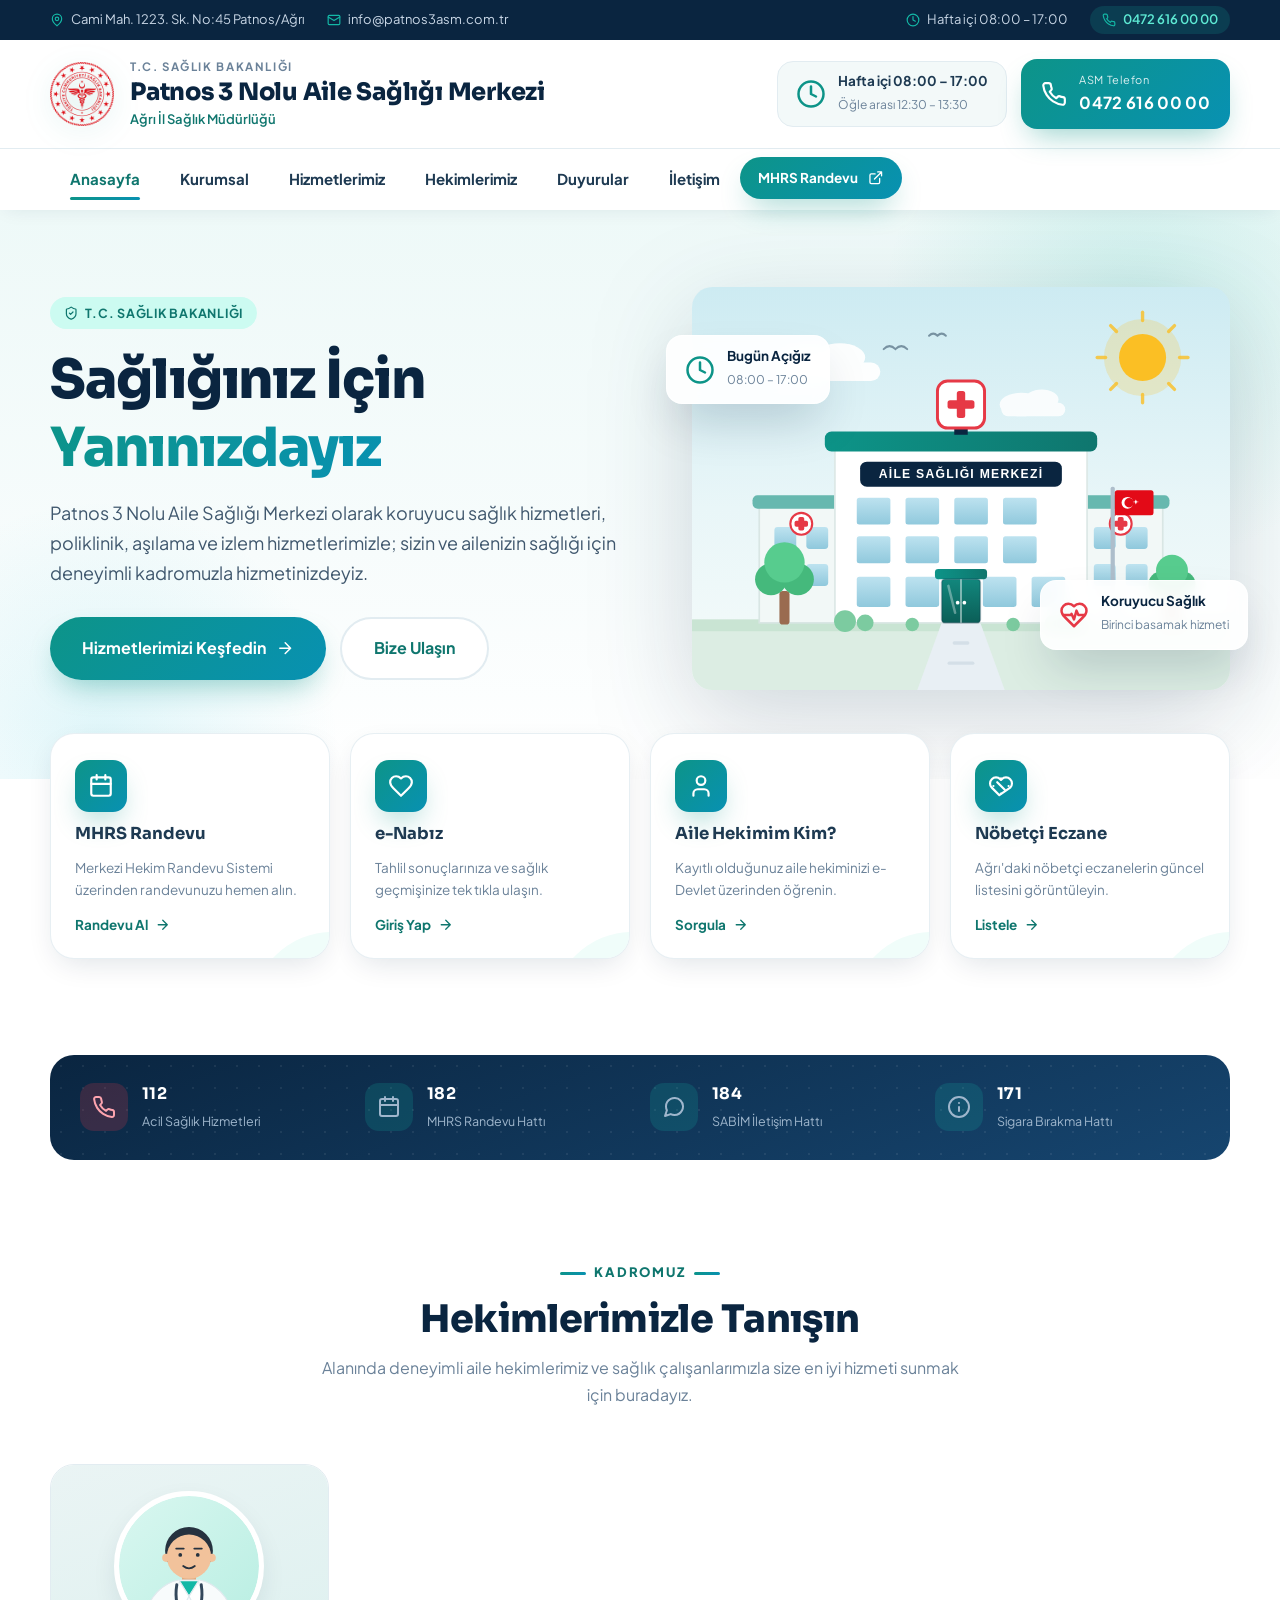
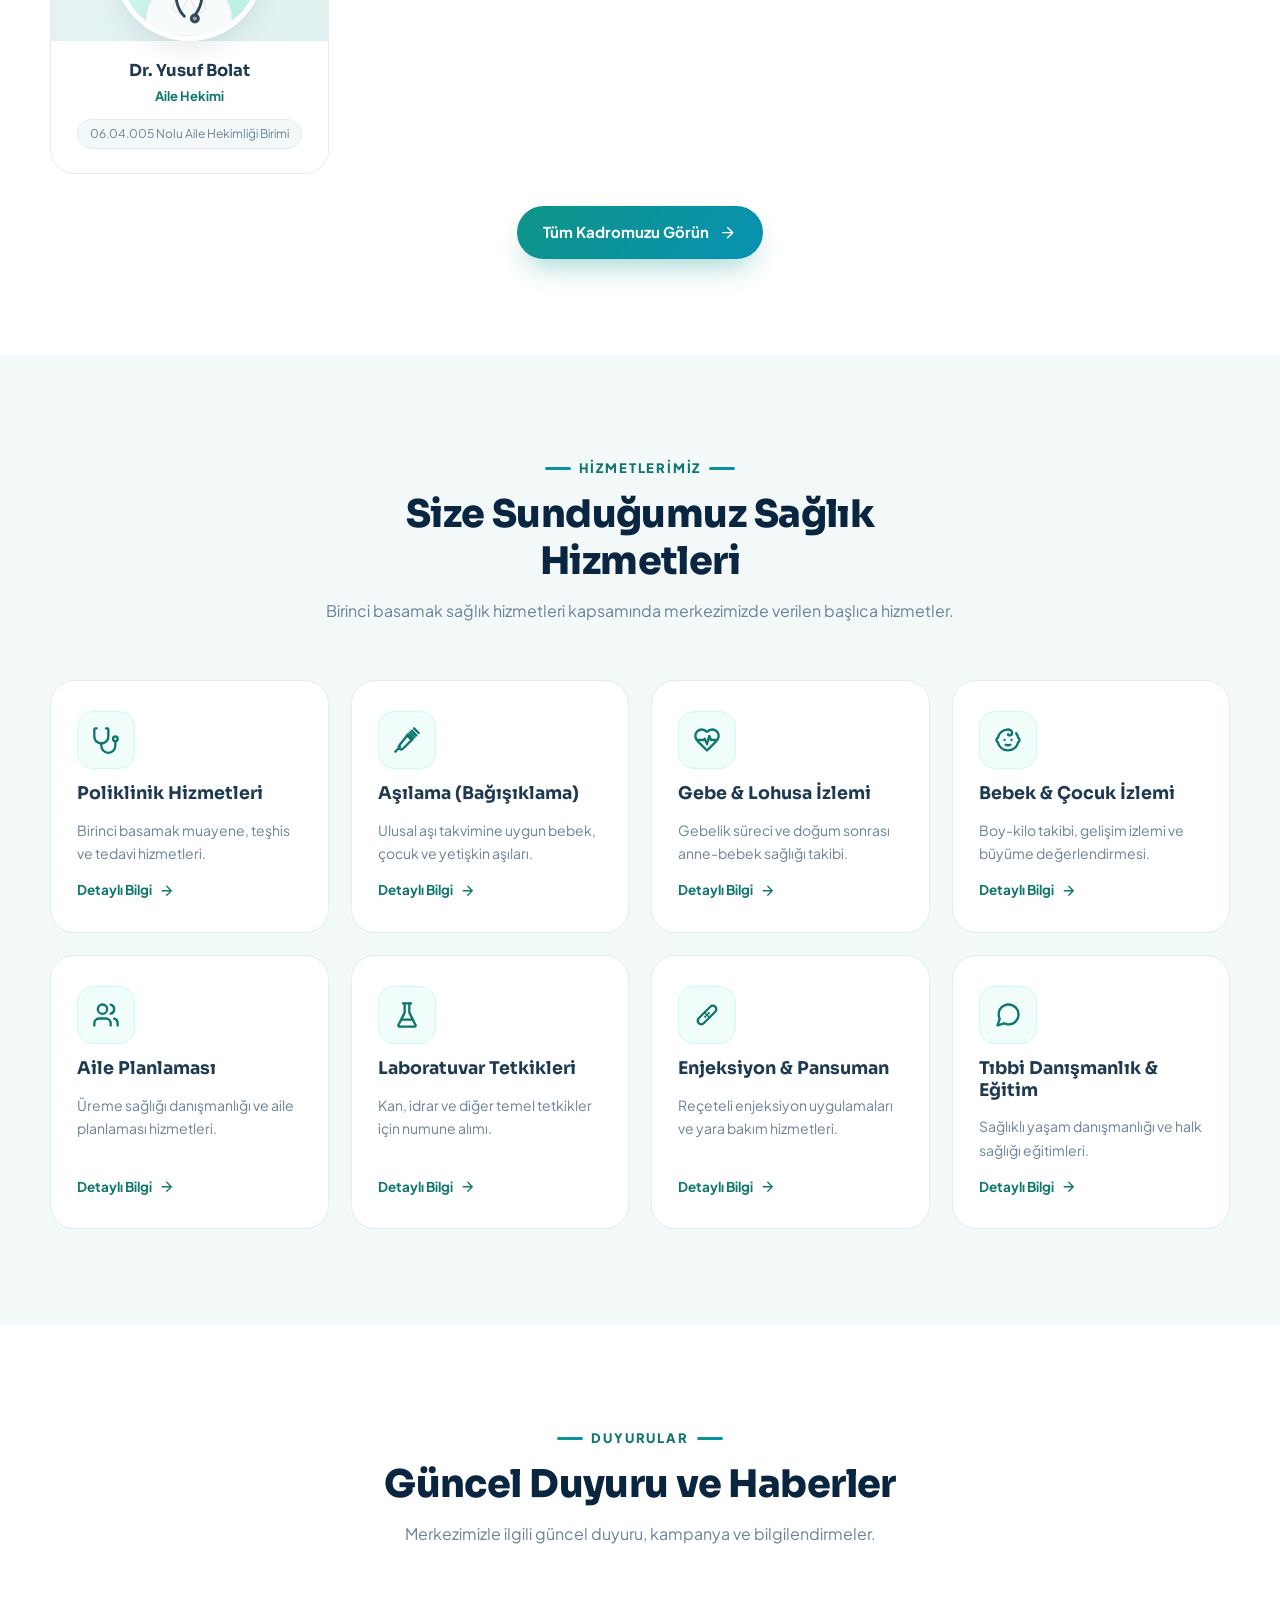
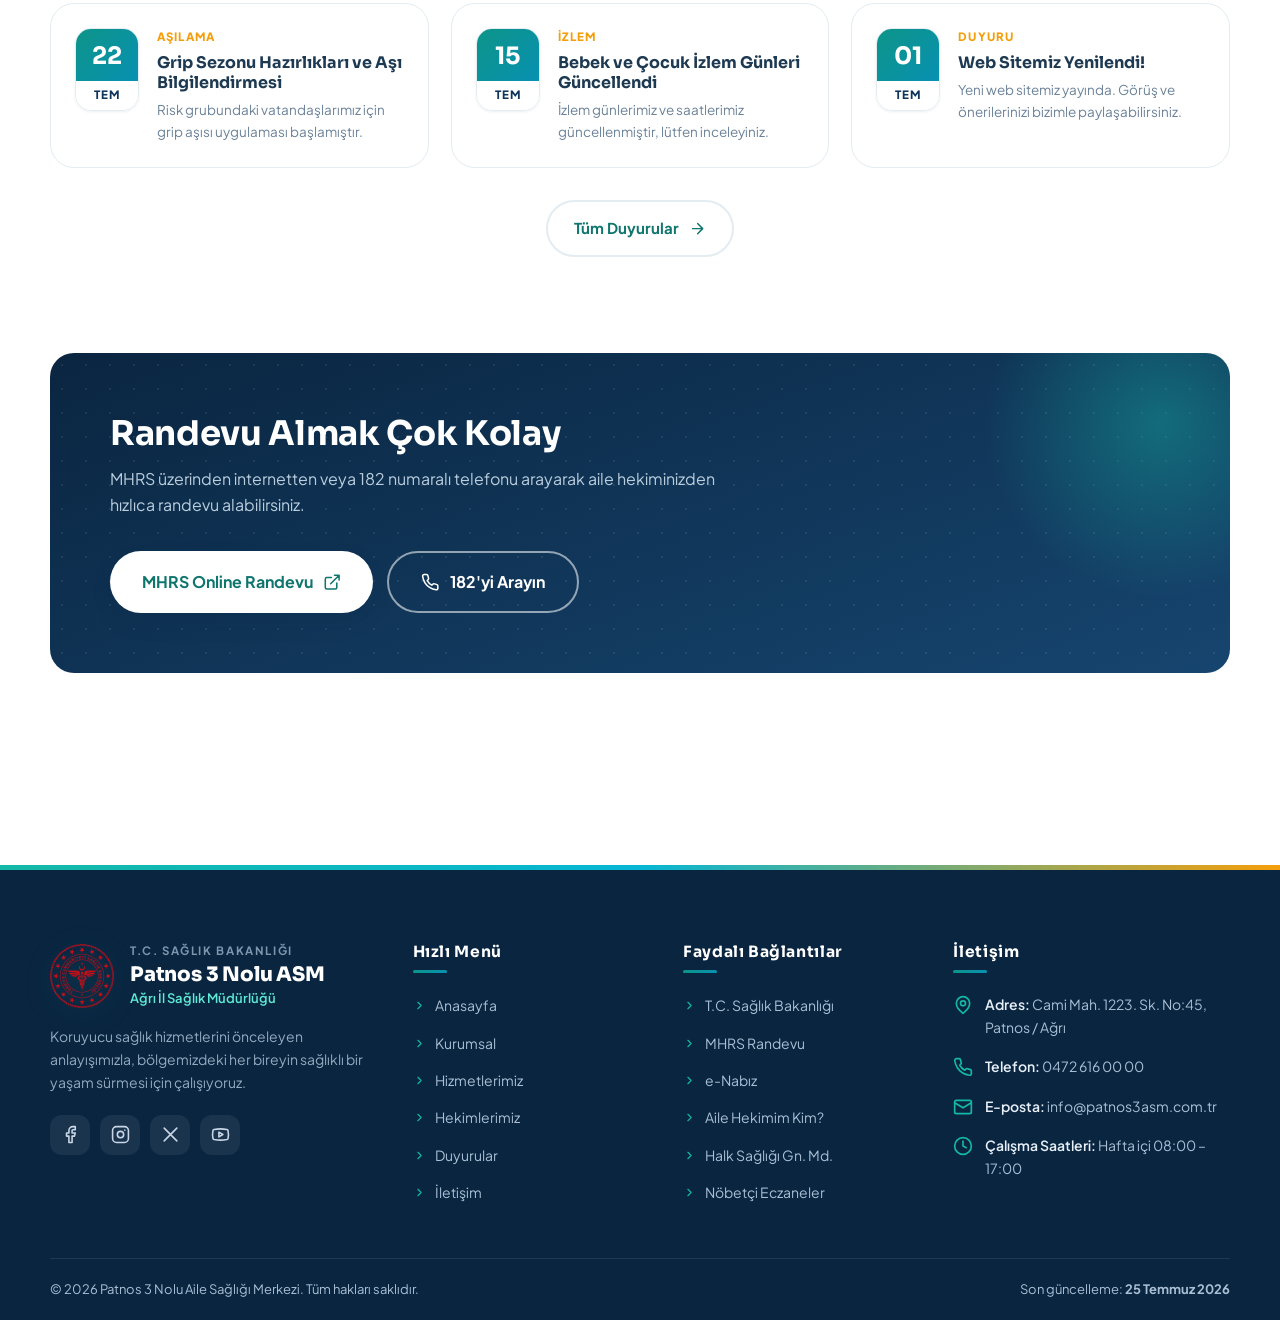
<file: index.html>
<!DOCTYPE html>
<html lang="tr">
<head>
  <meta charset="UTF-8">
  <meta name="viewport" content="width=device-width, initial-scale=1.0">
  <title>Patnos 3 Nolu Aile Sağlığı Merkezi — Ağrı İl Sağlık Müdürlüğü</title>
  <meta name="description" content="Patnos 3 Nolu Aile Sağlığı Merkezi resmi tanıtım sitesi. Hizmetlerimiz, hekimlerimiz, duyurular ve iletişim bilgileri.">
  <link rel="icon" type="image/svg+xml" href="assets/img/tcsb-logo.png">
  <link rel="preconnect" href="https://fonts.googleapis.com">
  <link rel="preconnect" href="https://fonts.gstatic.com" crossorigin>
  <link href="https://fonts.googleapis.com/css2?family=Plus+Jakarta+Sans:wght@400;500;600;700;800&family=Sora:wght@600;700;800&display=swap" rel="stylesheet">
  <link rel="stylesheet" href="assets/css/style.css">
</head>
<body>

  <!-- ======================= ÜST BİLGİ ÇUBUĞU ======================= -->
  <div class="topbar">
    <div class="container topbar__inner">
      <div class="topbar__group topbar__group--left">
        <span class="topbar__item topbar__item--address">
          <svg class="icon" viewBox="0 0 24 24"><path d="M20 10c0 6-8 12-8 12s-8-6-8-12a8 8 0 0 1 16 0Z"/><circle cx="12" cy="10" r="3"/></svg>
          Cami Mah. 1223. Sk. No:45 Patnos/Ağrı
        </span>
        <a class="topbar__item" href="mailto:info@patnos3asm.com.tr">
          <svg class="icon" viewBox="0 0 24 24"><rect x="2" y="4" width="20" height="16" rx="2"/><path d="m22 7-10 6L2 7"/></svg>
          info@patnos3asm.com.tr
        </a>
      </div>
      <div class="topbar__group">
        <span class="topbar__item">
          <svg class="icon" viewBox="0 0 24 24"><circle cx="12" cy="12" r="10"/><path d="M12 6v6l4 2"/></svg>
          Hafta içi 08:00 – 17:00
        </span>
        <a class="topbar__item topbar__pill" href="tel:04726160000">
          <svg class="icon" viewBox="0 0 24 24"><path d="M22 16.92v3a2 2 0 0 1-2.18 2 19.79 19.79 0 0 1-8.63-3.07 19.5 19.5 0 0 1-6-6A19.79 19.79 0 0 1 2.12 4.18 2 2 0 0 1 4.11 2h3a2 2 0 0 1 2 1.72c.13.96.36 1.9.7 2.81a2 2 0 0 1-.45 2.11L8.09 9.91a16 16 0 0 0 6 6l1.27-1.27a2 2 0 0 1 2.11-.45c.91.34 1.85.57 2.81.7A2 2 0 0 1 22 16.92z"/></svg>
          0472 616 00 00
        </a>
      </div>
    </div>
  </div>

  <!-- ============================ HEADER ============================ -->
  <header class="site-header">
    <div class="container site-header__inner">
      <a class="brand" href="index.html" aria-label="Patnos 3 Nolu Aile Sağlığı Merkezi anasayfa">
        <img class="brand__logo" src="assets/img/tcsb-logo.png" alt="T.C. Sağlık Bakanlığı kurum logosu" width="64" height="64">
        <span class="brand__text">
          <span class="brand__gov">T.C. Sağlık Bakanlığı</span>
          <span class="brand__name">Patnos 3 Nolu Aile Sağlığı Merkezi</span>
          <span class="brand__sub">Ağrı İl Sağlık Müdürlüğü</span>
        </span>
      </a>
      <div class="header__meta">
        <div class="header__hours">
          <svg class="icon" viewBox="0 0 24 24"><circle cx="12" cy="12" r="10"/><path d="M12 6v6l4 2"/></svg>
          <div>
            <b>Hafta içi 08:00 – 17:00</b>
            <span>Öğle arası 12:30 – 13:30</span>
          </div>
        </div>
        <a class="header__phone" href="tel:04726160000">
          <svg class="icon" viewBox="0 0 24 24"><path d="M22 16.92v3a2 2 0 0 1-2.18 2 19.79 19.79 0 0 1-8.63-3.07 19.5 19.5 0 0 1-6-6A19.79 19.79 0 0 1 2.12 4.18 2 2 0 0 1 4.11 2h3a2 2 0 0 1 2 1.72c.13.96.36 1.9.7 2.81a2 2 0 0 1-.45 2.11L8.09 9.91a16 16 0 0 0 6 6l1.27-1.27a2 2 0 0 1 2.11-.45c.91.34 1.85.57 2.81.7A2 2 0 0 1 22 16.92z"/></svg>
          <div>
            <small>ASM Telefon</small>
            <b>0472 616 00 00</b>
          </div>
        </a>
      </div>
    </div>
  </header>

  <!-- =========================== ANA MENÜ =========================== -->
  <nav class="main-nav" aria-label="Ana menü">
    <div class="container main-nav__inner">
      <button class="nav-toggle" aria-expanded="false" aria-label="Menüyü aç veya kapat">
        <svg class="icon nav-toggle__open" viewBox="0 0 24 24"><path d="M4 6h16M4 12h16M4 18h16"/></svg>
        <svg class="icon nav-toggle__close" viewBox="0 0 24 24"><path d="M18 6 6 18M6 6l12 12"/></svg>
      </button>
      <ul class="main-nav__list">
        <li><a class="main-nav__link main-nav__link--active" href="index.html" aria-current="page">Anasayfa</a></li>
        <li><a class="main-nav__link" href="kurumsal.html">Kurumsal</a></li>
        <li><a class="main-nav__link" href="hizmetlerimiz.html">Hizmetlerimiz</a></li>
        <li><a class="main-nav__link" href="hekimlerimiz.html">Hekimlerimiz</a></li>
        <li><a class="main-nav__link" href="duyurular.html">Duyurular</a></li>
        <li><a class="main-nav__link" href="iletisim.html">İletişim</a></li>
        <li>
          <a class="btn btn--primary btn--sm nav-cta" href="https://mhrs.gov.tr" target="_blank" rel="noopener">
            MHRS Randevu
            <svg class="icon" viewBox="0 0 24 24"><path d="M15 3h6v6M10 14 21 3"/><path d="M18 13v6a2 2 0 0 1-2 2H5a2 2 0 0 1-2-2V8a2 2 0 0 1 2-2h6"/></svg>
          </a>
        </li>
      </ul>
    </div>
  </nav>

  <main>
    <!-- ============================ HERO ============================ -->
    <section class="hero">
      <div class="container hero__inner">
        <div class="hero__content">
          <span class="badge">
            <svg class="icon" viewBox="0 0 24 24"><path d="M20 13c0 5-3.5 7.5-7.7 8.9a1 1 0 0 1-.6 0C7.5 20.5 4 18 4 13V6a1 1 0 0 1 1-1c2 0 4.5-1.2 6.2-2.7a1.2 1.2 0 0 1 1.6 0C14.5 3.8 17 5 19 5a1 1 0 0 1 1 1z"/><path d="m9 12 2 2 4-4"/></svg>
            T.C. Sağlık Bakanlığı
          </span>
          <h1 class="hero__title">Sağlığınız İçin <em>Yanınızdayız</em></h1>
          <p class="hero__text">
            Patnos 3 Nolu Aile Sağlığı Merkezi olarak koruyucu sağlık hizmetleri, poliklinik,
            aşılama ve izlem hizmetlerimizle; sizin ve ailenizin sağlığı için
            deneyimli kadromuzla hizmetinizdeyiz.
          </p>
          <div class="hero__actions">
            <a class="btn btn--primary btn--lg" href="hizmetlerimiz.html">
              Hizmetlerimizi Keşfedin
              <svg class="icon" viewBox="0 0 24 24"><path d="M5 12h14M12 5l7 7-7 7"/></svg>
            </a>
            <a class="btn btn--ghost btn--lg" href="iletisim.html">Bize Ulaşın</a>
          </div>
        </div>

        <div class="hero__art">
          <img src="assets/img/hero-building.svg" alt="Patnos 3 Nolu Aile Sağlığı Merkezi binasının dışarıdan görünümü" width="640" height="480">
          <div class="hero__card hero__card--hours">
            <svg class="icon" viewBox="0 0 24 24"><circle cx="12" cy="12" r="10"/><path d="M12 6v6l4 2"/></svg>
            <div><b>Bugün Açığız</b><span>08:00 – 17:00</span></div>
          </div>
          <div class="hero__card hero__card--pulse">
            <svg class="icon" viewBox="0 0 24 24"><path d="M19 14c1.5-1.5 3-3.2 3-5.5A5.5 5.5 0 0 0 16.5 3c-1.8 0-3 .5-4.5 2-1.5-1.5-2.7-2-4.5-2A5.5 5.5 0 0 0 2 8.5c0 2.3 1.5 4 3 5.5l7 7Z"/><path d="M3.2 12h6.3l.5-1 2 4.5 2-7 1.5 3.5h5.3"/></svg>
            <div><b>Koruyucu Sağlık</b><span>Birinci basamak hizmeti</span></div>
          </div>
        </div>
      </div>
    </section>

    <!-- ======================= HIZLI ERİŞİM ========================= -->
    <section class="quick-access" aria-label="Hızlı erişim bağlantıları">
      <div class="container quick-access__grid">
        <a class="qa-card reveal" href="https://mhrs.gov.tr" target="_blank" rel="noopener">
          <span class="qa-card__icon">
            <svg class="icon" viewBox="0 0 24 24"><rect x="3" y="4" width="18" height="17" rx="2"/><path d="M16 2v4M8 2v4M3 10h18"/></svg>
          </span>
          <h3>MHRS Randevu</h3>
          <p>Merkezi Hekim Randevu Sistemi üzerinden randevunuzu hemen alın.</p>
          <span class="qa-card__link">Randevu Al <svg class="icon" viewBox="0 0 24 24"><path d="M5 12h14M12 5l7 7-7 7"/></svg></span>
        </a>
        <a class="qa-card reveal reveal--d1" href="https://enabiz.gov.tr" target="_blank" rel="noopener">
          <span class="qa-card__icon">
            <svg class="icon" viewBox="0 0 24 24"><path d="M19 14c1.5-1.5 3-3.2 3-5.5A5.5 5.5 0 0 0 16.5 3c-1.8 0-3 .5-4.5 2-1.5-1.5-2.7-2-4.5-2A5.5 5.5 0 0 0 2 8.5c0 2.3 1.5 4 3 5.5l7 7Z"/></svg>
          </span>
          <h3>e-Nabız</h3>
          <p>Tahlil sonuçlarınıza ve sağlık geçmişinize tek tıkla ulaşın.</p>
          <span class="qa-card__link">Giriş Yap <svg class="icon" viewBox="0 0 24 24"><path d="M5 12h14M12 5l7 7-7 7"/></svg></span>
        </a>
        <a class="qa-card reveal reveal--d2" href="https://www.turkiye.gov.tr/aile-hekim-bilgisi" target="_blank" rel="noopener">
          <span class="qa-card__icon">
            <svg class="icon" viewBox="0 0 24 24"><path d="M19 21v-2a4 4 0 0 0-4-4H9a4 4 0 0 0-4 4v2"/><circle cx="12" cy="7" r="4"/></svg>
          </span>
          <h3>Aile Hekimim Kim?</h3>
          <p>Kayıtlı olduğunuz aile hekiminizi e-Devlet üzerinden öğrenin.</p>
          <span class="qa-card__link">Sorgula <svg class="icon" viewBox="0 0 24 24"><path d="M5 12h14M12 5l7 7-7 7"/></svg></span>
        </a>
        <a class="qa-card reveal reveal--d3" href="https://www.agrieo.org.tr/nobetci-eczaneler" target="_blank" rel="noopener">
          <span class="qa-card__icon">
            <svg class="icon" viewBox="0 0 24 24"><path d="M10.5 20.5 3.5 13.5a5.5 5.5 0 0 1 7.8-7.8l.7.7.7-.7a5.5 5.5 0 0 1 7.8 7.8z"/><path d="M8.5 8.5l7 7M12 5v.01M19 12h.01M5 12h.01M12 19v.01"/></svg>
          </span>
          <h3>Nöbetçi Eczane</h3>
          <p>Ağrı'daki nöbetçi eczanelerin güncel listesini görüntüleyin.</p>
          <span class="qa-card__link">Listele <svg class="icon" viewBox="0 0 24 24"><path d="M5 12h14M12 5l7 7-7 7"/></svg></span>
        </a>
      </div>
    </section>

    <!-- ======================= ÖNEMLİ TELEFONLAR ===================== -->
    <section class="section" style="padding-bottom: 0;">
      <div class="container">
        <div class="info-strip reveal" style="border-radius: var(--radius-lg); padding: 26px 30px;">
          <div class="info-strip__grid">
            <a class="info-strip__item info-strip__item--alert" href="tel:112">
              <span class="info-strip__icon"><svg class="icon" viewBox="0 0 24 24"><path d="M22 16.92v3a2 2 0 0 1-2.18 2 19.79 19.79 0 0 1-8.63-3.07 19.5 19.5 0 0 1-6-6A19.79 19.79 0 0 1 2.12 4.18 2 2 0 0 1 4.11 2h3a2 2 0 0 1 2 1.72c.13.96.36 1.9.7 2.81a2 2 0 0 1-.45 2.11L8.09 9.91a16 16 0 0 0 6 6l1.27-1.27a2 2 0 0 1 2.11-.45c.91.34 1.85.57 2.81.7A2 2 0 0 1 22 16.92z"/></svg></span>
              <div><b>112</b><span>Acil Sağlık Hizmetleri</span></div>
            </a>
            <a class="info-strip__item" href="tel:182">
              <span class="info-strip__icon"><svg class="icon" viewBox="0 0 24 24"><rect x="3" y="4" width="18" height="17" rx="2"/><path d="M16 2v4M8 2v4M3 10h18"/></svg></span>
              <div><b>182</b><span>MHRS Randevu Hattı</span></div>
            </a>
            <a class="info-strip__item" href="tel:184">
              <span class="info-strip__icon"><svg class="icon" viewBox="0 0 24 24"><path d="M21 11.5a8.38 8.38 0 0 1-.9 3.8 8.5 8.5 0 0 1-7.6 4.7 8.38 8.38 0 0 1-3.8-.9L3 21l1.9-5.7a8.38 8.38 0 0 1-.9-3.8 8.5 8.5 0 0 1 4.7-7.6 8.38 8.38 0 0 1 3.8-.9h.5a8.48 8.48 0 0 1 8 8Z"/></svg></span>
              <div><b>184</b><span>SABİM İletişim Hattı</span></div>
            </a>
            <a class="info-strip__item" href="tel:171">
              <span class="info-strip__icon"><svg class="icon" viewBox="0 0 24 24"><circle cx="12" cy="12" r="10"/><path d="M12 16v-4M12 8h.01"/></svg></span>
              <div><b>171</b><span>Sigara Bırakma Hattı</span></div>
            </a>
          </div>
        </div>
      </div>
    </section>

    <!-- ========================= KADROMUZ =========================== -->
    <section class="section" id="kadromuz">
      <div class="container">
        <div class="section-head section-head--center reveal">
          <span class="section-head__eyebrow">Kadromuz</span>
          <h2>Hekimlerimizle Tanışın</h2>
          <p>Alanında deneyimli aile hekimlerimiz ve sağlık çalışanlarımızla size en iyi hizmeti sunmak için buradayız.</p>
        </div>
        <div class="doctors-grid">
            <article class="doctor-card reveal reveal--d1">
              <div class="doctor-card__avatar">
                <img src="assets/img/avatar-dr-m1.svg" alt="Dr. Yusuf Bolat" width="150" height="150" loading="lazy">
              </div>
              <div class="doctor-card__body">
                <h3>Dr. Yusuf Bolat</h3>
                <p class="doctor-card__role">Aile Hekimi</p>
                <span class="doctor-card__unit">06.04.005 Nolu Aile Hekimliği Birimi</span>
              </div>
            </article>
        </div>
        <div class="text-center mt-4 reveal">
          <a class="btn btn--primary" href="hekimlerimiz.html">
            Tüm Kadromuzu Görün
            <svg class="icon" viewBox="0 0 24 24"><path d="M5 12h14M12 5l7 7-7 7"/></svg>
          </a>
        </div>
      </div>
    </section>

    <!-- ======================== HİZMETLERİMİZ ======================== -->
    <section class="section section--soft" id="hizmetler">
      <div class="container">
        <div class="section-head section-head--center reveal">
          <span class="section-head__eyebrow">Hizmetlerimiz</span>
          <h2>Size Sunduğumuz Sağlık Hizmetleri</h2>
          <p>Birinci basamak sağlık hizmetleri kapsamında merkezimizde verilen başlıca hizmetler.</p>
        </div>
        <div class="services-grid">
          <a class="service-card reveal" href="hizmetlerimiz.html#poliklinik">
            <span class="service-card__icon">
              <svg class="icon" viewBox="0 0 24 24"><path d="M4 2H3a1 1 0 0 0-1 1v6a6 6 0 0 0 12 0V3a1 1 0 0 0-1-1h-1"/><path d="M8 15v2a6 6 0 0 0 12 0v-3"/><circle cx="20" cy="11" r="2"/></svg>
            </span>
            <h3>Poliklinik Hizmetleri</h3>
            <p>Birinci basamak muayene, teşhis ve tedavi hizmetleri.</p>
            <span class="service-card__more">Detaylı Bilgi <svg class="icon" viewBox="0 0 24 24"><path d="M5 12h14M12 5l7 7-7 7"/></svg></span>
          </a>
          <a class="service-card reveal reveal--d1" href="hizmetlerimiz.html#asilama">
            <span class="service-card__icon">
              <svg class="icon" viewBox="0 0 24 24"><path d="m18 2 4 4M14.5 5.5l4 4M12 8l4 4M6 18l-4 4"/><path d="m13 7 4 4-8.5 8.5a2.12 2.12 0 0 1-3-3Z"/><path d="m16 4 4 4"/></svg>
            </span>
            <h3>Aşılama (Bağışıklama)</h3>
            <p>Ulusal aşı takvimine uygun bebek, çocuk ve yetişkin aşıları.</p>
            <span class="service-card__more">Detaylı Bilgi <svg class="icon" viewBox="0 0 24 24"><path d="M5 12h14M12 5l7 7-7 7"/></svg></span>
          </a>
          <a class="service-card reveal reveal--d2" href="hizmetlerimiz.html#gebe-lohusa">
            <span class="service-card__icon">
              <svg class="icon" viewBox="0 0 24 24"><path d="M19 14c1.5-1.5 3-3.2 3-5.5A5.5 5.5 0 0 0 16.5 3c-1.8 0-3 .5-4.5 2-1.5-1.5-2.7-2-4.5-2A5.5 5.5 0 0 0 2 8.5c0 2.3 1.5 4 3 5.5l7 7Z"/><path d="M3.2 12h6.3l.5-1 2 4.5 2-7 1.5 3.5h5.3"/></svg>
            </span>
            <h3>Gebe &amp; Lohusa İzlemi</h3>
            <p>Gebelik süreci ve doğum sonrası anne-bebek sağlığı takibi.</p>
            <span class="service-card__more">Detaylı Bilgi <svg class="icon" viewBox="0 0 24 24"><path d="M5 12h14M12 5l7 7-7 7"/></svg></span>
          </a>
          <a class="service-card reveal reveal--d3" href="hizmetlerimiz.html#bebek-cocuk">
            <span class="service-card__icon">
              <svg class="icon" viewBox="0 0 24 24"><path d="M9 12h.01M15 12h.01"/><path d="M10 16c.5.3 1.2.5 2 .5s1.5-.2 2-.5"/><path d="M19 6.3a9 9 0 0 1 1.8 3.9 2 2 0 0 1 0 3.6 9 9 0 0 1-17.6 0 2 2 0 0 1 0-3.6A9 9 0 0 1 12 3c2 0 3.5 1.1 3.5 2.5S14.6 8 13.5 8c-.8 0-1.5-.4-1.5-1"/></svg>
            </span>
            <h3>Bebek &amp; Çocuk İzlemi</h3>
            <p>Boy-kilo takibi, gelişim izlemi ve büyüme değerlendirmesi.</p>
            <span class="service-card__more">Detaylı Bilgi <svg class="icon" viewBox="0 0 24 24"><path d="M5 12h14M12 5l7 7-7 7"/></svg></span>
          </a>
          <a class="service-card reveal" href="hizmetlerimiz.html#aile-planlamasi">
            <span class="service-card__icon">
              <svg class="icon" viewBox="0 0 24 24"><path d="M16 21v-2a4 4 0 0 0-4-4H6a4 4 0 0 0-4 4v2"/><circle cx="9" cy="7" r="4"/><path d="M22 21v-2a4 4 0 0 0-3-3.87M16 3.13a4 4 0 0 1 0 7.75"/></svg>
            </span>
            <h3>Aile Planlaması</h3>
            <p>Üreme sağlığı danışmanlığı ve aile planlaması hizmetleri.</p>
            <span class="service-card__more">Detaylı Bilgi <svg class="icon" viewBox="0 0 24 24"><path d="M5 12h14M12 5l7 7-7 7"/></svg></span>
          </a>
          <a class="service-card reveal reveal--d1" href="hizmetlerimiz.html#laboratuvar">
            <span class="service-card__icon">
              <svg class="icon" viewBox="0 0 24 24"><path d="M10 2v7.5a2 2 0 0 1-.2.9L4.7 20.5a1 1 0 0 0 .9 1.5h12.8a1 1 0 0 0 .9-1.5L14.2 10.4a2 2 0 0 1-.2-.9V2"/><path d="M8.5 2h7M7 16h10"/></svg>
            </span>
            <h3>Laboratuvar Tetkikleri</h3>
            <p>Kan, idrar ve diğer temel tetkikler için numune alımı.</p>
            <span class="service-card__more">Detaylı Bilgi <svg class="icon" viewBox="0 0 24 24"><path d="M5 12h14M12 5l7 7-7 7"/></svg></span>
          </a>
          <a class="service-card reveal reveal--d2" href="hizmetlerimiz.html#enjeksiyon">
            <span class="service-card__icon">
              <svg class="icon" viewBox="0 0 24 24"><rect x="2" y="9" width="20" height="6" rx="3" transform="rotate(-45 12 12)"/><path d="M10.5 10.5h.01M13.5 13.5h.01M12 12h.01M10.5 13.5h.01M13.5 10.5h.01"/></svg>
            </span>
            <h3>Enjeksiyon &amp; Pansuman</h3>
            <p>Reçeteli enjeksiyon uygulamaları ve yara bakım hizmetleri.</p>
            <span class="service-card__more">Detaylı Bilgi <svg class="icon" viewBox="0 0 24 24"><path d="M5 12h14M12 5l7 7-7 7"/></svg></span>
          </a>
          <a class="service-card reveal reveal--d3" href="hizmetlerimiz.html#danismanlik">
            <span class="service-card__icon">
              <svg class="icon" viewBox="0 0 24 24"><path d="M21 11.5a8.38 8.38 0 0 1-.9 3.8 8.5 8.5 0 0 1-7.6 4.7 8.38 8.38 0 0 1-3.8-.9L3 21l1.9-5.7a8.38 8.38 0 0 1-.9-3.8 8.5 8.5 0 0 1 4.7-7.6 8.38 8.38 0 0 1 3.8-.9h.5a8.48 8.48 0 0 1 8 8Z"/></svg>
            </span>
            <h3>Tıbbi Danışmanlık &amp; Eğitim</h3>
            <p>Sağlıklı yaşam danışmanlığı ve halk sağlığı eğitimleri.</p>
            <span class="service-card__more">Detaylı Bilgi <svg class="icon" viewBox="0 0 24 24"><path d="M5 12h14M12 5l7 7-7 7"/></svg></span>
          </a>
        </div>
      </div>
    </section>

    <!-- ========================= DUYURULAR ========================== -->
    <section class="section" id="duyurular">
      <div class="container">
        <div class="section-head section-head--center reveal">
          <span class="section-head__eyebrow">Duyurular</span>
          <h2>Güncel Duyuru ve Haberler</h2>
          <p>Merkezimizle ilgili güncel duyuru, kampanya ve bilgilendirmeler.</p>
        </div>
        <div class="ann-grid">
          <a class="ann-card reveal" href="duyurular.html#duyuru-1">
            <div class="ann-card__date"><b>22</b><span>Tem</span></div>
            <div class="ann-card__body">
              <span class="ann-card__cat">Aşılama</span>
              <h3>Grip Sezonu Hazırlıkları ve Aşı Bilgilendirmesi</h3>
              <p>Risk grubundaki vatandaşlarımız için grip aşısı uygulaması başlamıştır.</p>
            </div>
          </a>
          <a class="ann-card reveal reveal--d1" href="duyurular.html#duyuru-2">
            <div class="ann-card__date"><b>15</b><span>Tem</span></div>
            <div class="ann-card__body">
              <span class="ann-card__cat">İzlem</span>
              <h3>Bebek ve Çocuk İzlem Günleri Güncellendi</h3>
              <p>İzlem günlerimiz ve saatlerimiz güncellenmiştir, lütfen inceleyiniz.</p>
            </div>
          </a>
          <a class="ann-card reveal reveal--d2" href="duyurular.html#duyuru-3">
            <div class="ann-card__date"><b>01</b><span>Tem</span></div>
            <div class="ann-card__body">
              <span class="ann-card__cat">Duyuru</span>
              <h3>Web Sitemiz Yenilendi!</h3>
              <p>Yeni web sitemiz yayında. Görüş ve önerilerinizi bizimle paylaşabilirsiniz.</p>
            </div>
          </a>
        </div>
        <div class="text-center mt-4 reveal">
          <a class="btn btn--ghost" href="duyurular.html">
            Tüm Duyurular
            <svg class="icon" viewBox="0 0 24 24"><path d="M5 12h14M12 5l7 7-7 7"/></svg>
          </a>
        </div>
      </div>
    </section>

    <!-- ========================= CTA BANDI ========================== -->
    <section class="section" style="padding-top: 0;">
      <div class="container">
        <div class="cta-banner reveal">
          <div class="cta-banner__inner">
            <div>
              <h2>Randevu Almak Çok Kolay</h2>
              <p>MHRS üzerinden internetten veya 182 numaralı telefonu arayarak aile hekiminizden hızlıca randevu alabilirsiniz.</p>
            </div>
            <div class="cta-banner__actions">
              <a class="btn btn--white btn--lg" href="https://mhrs.gov.tr" target="_blank" rel="noopener">
                MHRS Online Randevu
                <svg class="icon" viewBox="0 0 24 24"><path d="M15 3h6v6M10 14 21 3"/><path d="M18 13v6a2 2 0 0 1-2 2H5a2 2 0 0 1-2-2V8a2 2 0 0 1 2-2h6"/></svg>
              </a>
              <a class="btn btn--outline btn--lg" href="tel:182">
                <svg class="icon" viewBox="0 0 24 24"><path d="M22 16.92v3a2 2 0 0 1-2.18 2 19.79 19.79 0 0 1-8.63-3.07 19.5 19.5 0 0 1-6-6A19.79 19.79 0 0 1 2.12 4.18 2 2 0 0 1 4.11 2h3a2 2 0 0 1 2 1.72c.13.96.36 1.9.7 2.81a2 2 0 0 1-.45 2.11L8.09 9.91a16 16 0 0 0 6 6l1.27-1.27a2 2 0 0 1 2.11-.45c.91.34 1.85.57 2.81.7A2 2 0 0 1 22 16.92z"/></svg>
                182'yi Arayın
              </a>
            </div>
          </div>
        </div>
      </div>
    </section>
  </main>

  <!-- ============================ FOOTER ============================ -->
  <footer class="site-footer">
    <div class="footer-cta-line"></div>
    <div class="container">
      <div class="footer-grid">
        <div class="footer__brand">
          <a class="brand" href="index.html">
            <img class="brand__logo" src="assets/img/tcsb-logo.png" alt="" width="64" height="64">
            <span class="brand__text">
              <span class="brand__gov">T.C. Sağlık Bakanlığı</span>
              <span class="brand__name">Patnos 3 Nolu ASM</span>
              <span class="brand__sub">Ağrı İl Sağlık Müdürlüğü</span>
            </span>
          </a>
          <p class="footer__about">
            Koruyucu sağlık hizmetlerini önceleyen anlayışımızla, bölgemizdeki her bireyin
            sağlıklı bir yaşam sürmesi için çalışıyoruz.
          </p>
          <div class="footer__social">
            <a href="#" aria-label="Facebook"><svg class="icon" viewBox="0 0 24 24"><path d="M18 2h-3a5 5 0 0 0-5 5v3H7v4h3v8h4v-8h3l1-4h-4V7a1 1 0 0 1 1-1h3z"/></svg></a>
            <a href="#" aria-label="Instagram"><svg class="icon" viewBox="0 0 24 24"><rect x="2" y="2" width="20" height="20" rx="5"/><circle cx="12" cy="12" r="4"/><path d="M17.5 6.5h.01"/></svg></a>
            <a href="#" aria-label="X (Twitter)"><svg class="icon" viewBox="0 0 24 24"><path d="M4 4l16 16M20 4L4 20"/></svg></a>
            <a href="#" aria-label="YouTube"><svg class="icon" viewBox="0 0 24 24"><path d="M2.5 17a24.12 24.12 0 0 1 0-10 2 2 0 0 1 1.4-1.4 49.56 49.56 0 0 1 16.2 0A2 2 0 0 1 21.5 7a24.12 24.12 0 0 1 0 10 2 2 0 0 1-1.4 1.4 49.55 49.55 0 0 1-16.2 0A2 2 0 0 1 2.5 17"/><path d="m10 15 5-3-5-3z"/></svg></a>
          </div>
        </div>

        <nav aria-label="Hızlı menü">
          <h3 class="footer__title">Hızlı Menü</h3>
          <ul class="footer__links">
            <li><a href="index.html"><svg class="icon" viewBox="0 0 24 24"><path d="m9 18 6-6-6-6"/></svg>Anasayfa</a></li>
            <li><a href="kurumsal.html"><svg class="icon" viewBox="0 0 24 24"><path d="m9 18 6-6-6-6"/></svg>Kurumsal</a></li>
            <li><a href="hizmetlerimiz.html"><svg class="icon" viewBox="0 0 24 24"><path d="m9 18 6-6-6-6"/></svg>Hizmetlerimiz</a></li>
            <li><a href="hekimlerimiz.html"><svg class="icon" viewBox="0 0 24 24"><path d="m9 18 6-6-6-6"/></svg>Hekimlerimiz</a></li>
            <li><a href="duyurular.html"><svg class="icon" viewBox="0 0 24 24"><path d="m9 18 6-6-6-6"/></svg>Duyurular</a></li>
            <li><a href="iletisim.html"><svg class="icon" viewBox="0 0 24 24"><path d="m9 18 6-6-6-6"/></svg>İletişim</a></li>
          </ul>
        </nav>

        <nav aria-label="Faydalı bağlantılar">
          <h3 class="footer__title">Faydalı Bağlantılar</h3>
          <ul class="footer__links">
            <li><a href="https://www.saglik.gov.tr" target="_blank" rel="noopener"><svg class="icon" viewBox="0 0 24 24"><path d="m9 18 6-6-6-6"/></svg>T.C. Sağlık Bakanlığı</a></li>
            <li><a href="https://mhrs.gov.tr" target="_blank" rel="noopener"><svg class="icon" viewBox="0 0 24 24"><path d="m9 18 6-6-6-6"/></svg>MHRS Randevu</a></li>
            <li><a href="https://enabiz.gov.tr" target="_blank" rel="noopener"><svg class="icon" viewBox="0 0 24 24"><path d="m9 18 6-6-6-6"/></svg>e-Nabız</a></li>
            <li><a href="https://www.turkiye.gov.tr/aile-hekim-bilgisi" target="_blank" rel="noopener"><svg class="icon" viewBox="0 0 24 24"><path d="m9 18 6-6-6-6"/></svg>Aile Hekimim Kim?</a></li>
            <li><a href="https://hsgm.saglik.gov.tr" target="_blank" rel="noopener"><svg class="icon" viewBox="0 0 24 24"><path d="m9 18 6-6-6-6"/></svg>Halk Sağlığı Gn. Md.</a></li>
            <li><a href="https://www.agrieo.org.tr/nobetci-eczaneler" target="_blank" rel="noopener"><svg class="icon" viewBox="0 0 24 24"><path d="m9 18 6-6-6-6"/></svg>Nöbetçi Eczaneler</a></li>
          </ul>
        </nav>

        <div>
          <h3 class="footer__title">İletişim</h3>
          <ul class="footer__contact">
            <li>
              <svg class="icon" viewBox="0 0 24 24"><path d="M20 10c0 6-8 12-8 12s-8-6-8-12a8 8 0 0 1 16 0Z"/><circle cx="12" cy="10" r="3"/></svg>
              <span><b>Adres:</b> Cami Mah. 1223. Sk. No:45, Patnos / Ağrı</span>
            </li>
            <li>
              <svg class="icon" viewBox="0 0 24 24"><path d="M22 16.92v3a2 2 0 0 1-2.18 2 19.79 19.79 0 0 1-8.63-3.07 19.5 19.5 0 0 1-6-6A19.79 19.79 0 0 1 2.12 4.18 2 2 0 0 1 4.11 2h3a2 2 0 0 1 2 1.72c.13.96.36 1.9.7 2.81a2 2 0 0 1-.45 2.11L8.09 9.91a16 16 0 0 0 6 6l1.27-1.27a2 2 0 0 1 2.11-.45c.91.34 1.85.57 2.81.7A2 2 0 0 1 22 16.92z"/></svg>
              <span><b>Telefon:</b> <a href="tel:04726160000">0472 616 00 00</a></span>
            </li>
            <li>
              <svg class="icon" viewBox="0 0 24 24"><rect x="2" y="4" width="20" height="16" rx="2"/><path d="m22 7-10 6L2 7"/></svg>
              <span><b>E-posta:</b> <a href="mailto:info@patnos3asm.com.tr">info@patnos3asm.com.tr</a></span>
            </li>
            <li>
              <svg class="icon" viewBox="0 0 24 24"><circle cx="12" cy="12" r="10"/><path d="M12 6v6l4 2"/></svg>
              <span><b>Çalışma Saatleri:</b> Hafta içi 08:00 – 17:00</span>
            </li>
          </ul>
        </div>
      </div>

      <div class="footer-bottom">
        <div class="footer-bottom__inner">
          <span>© <span data-year>2026</span> Patnos 3 Nolu Aile Sağlığı Merkezi. Tüm hakları saklıdır.</span>
          <span>Son güncelleme: <b>25 Temmuz 2026</b></span>
        </div>
      </div>
    </div>
  </footer>

  <!-- Yukarı çık butonu -->
  <button class="to-top" aria-label="Sayfanın başına dön">
    <svg class="icon" viewBox="0 0 24 24"><path d="M12 19V5M5 12l7-7 7 7"/></svg>
  </button>

  <script src="assets/js/main.js"></script>
</body>
</html>
</file>
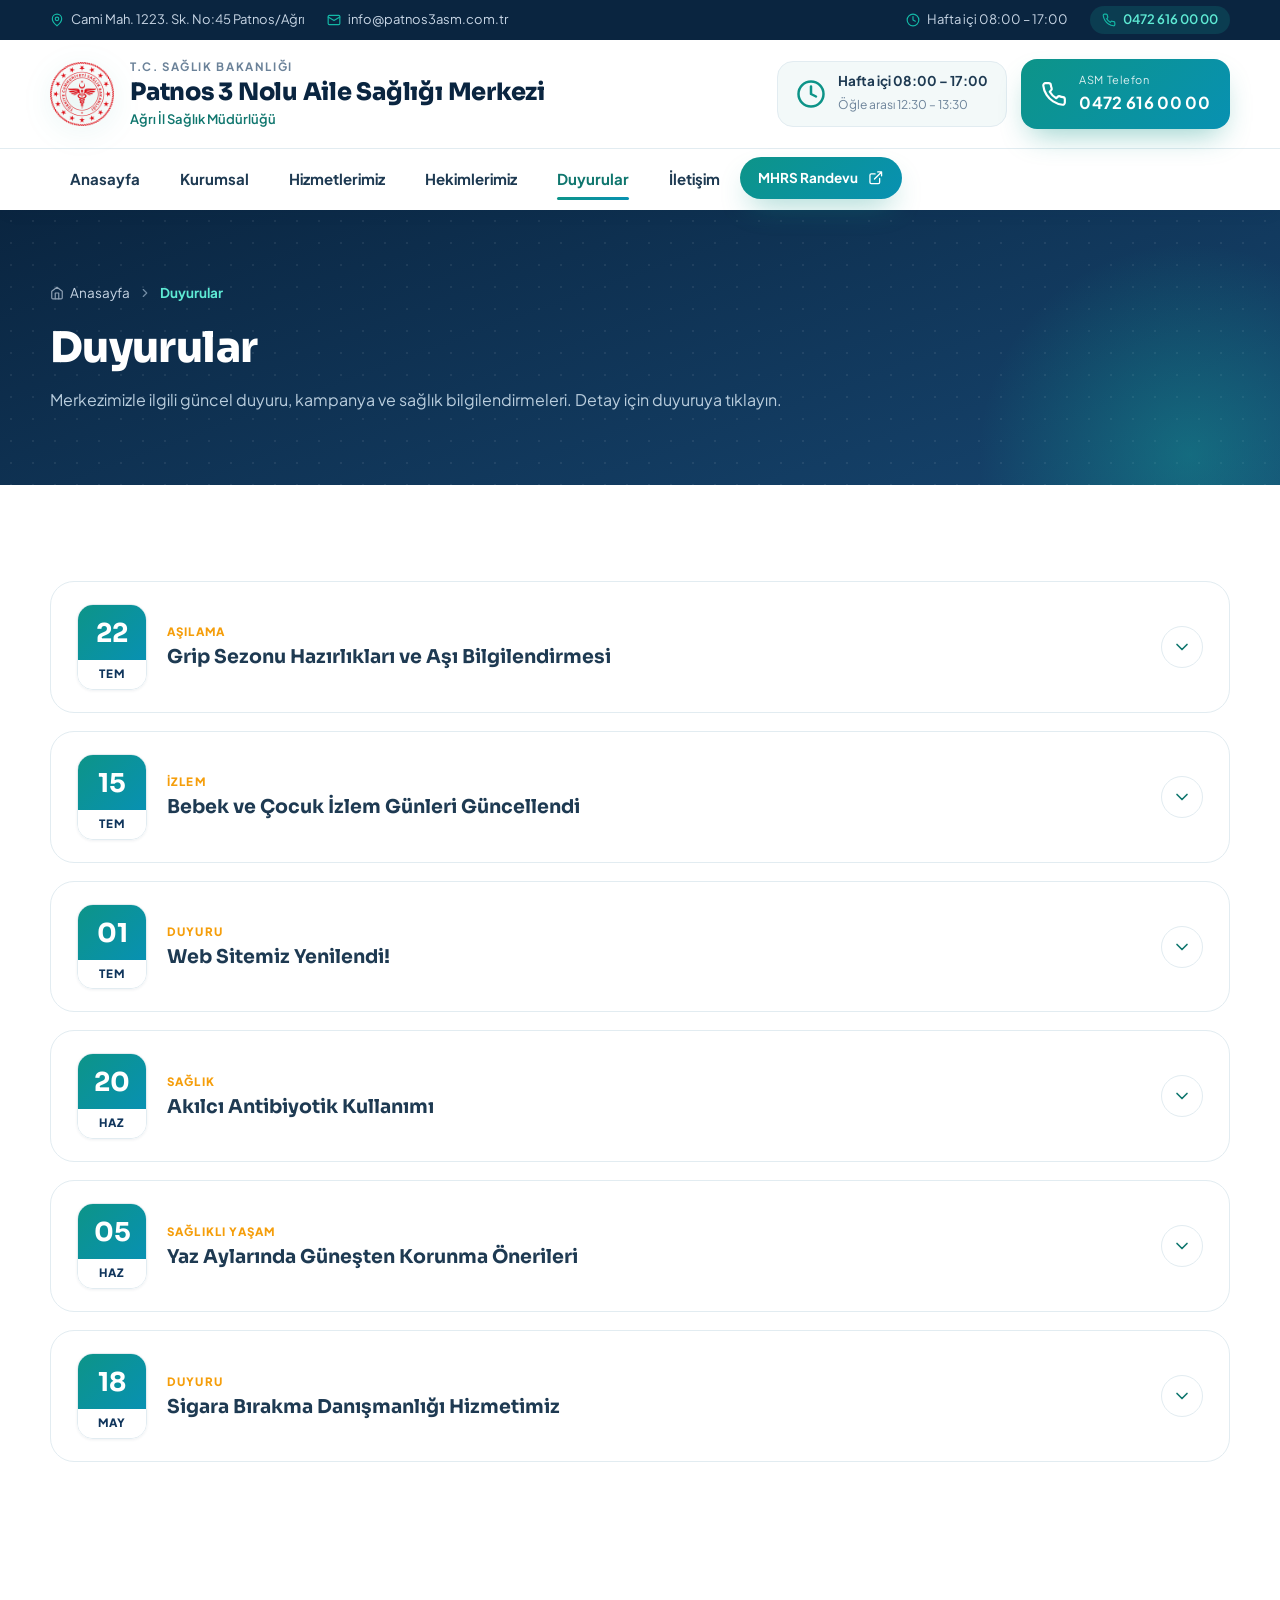
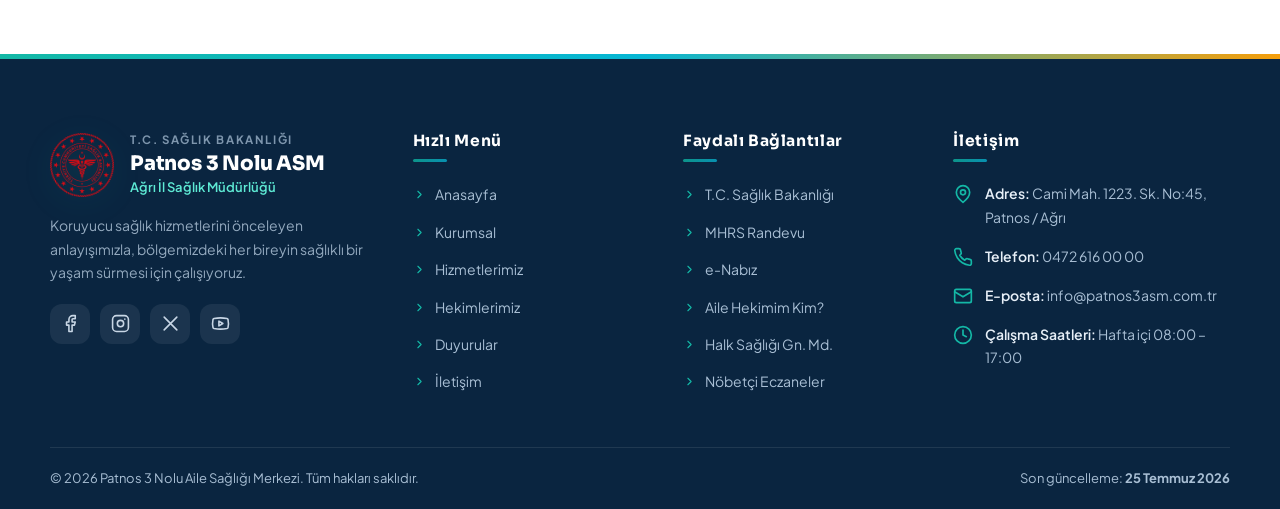
<file: duyurular.html>
<!DOCTYPE html>
<html lang="tr">
<head>
  <meta charset="UTF-8">
  <meta name="viewport" content="width=device-width, initial-scale=1.0">
  <title>Duyurular — Patnos 3 Nolu Aile Sağlığı Merkezi</title>
  <meta name="description" content="Patnos 3 Nolu Aile Sağlığı Merkezi güncel duyuruları, sağlık kampanyaları ve bilgilendirmeleri.">
  <link rel="icon" type="image/svg+xml" href="assets/img/tcsb-logo.png">
  <link rel="preconnect" href="https://fonts.googleapis.com">
  <link rel="preconnect" href="https://fonts.gstatic.com" crossorigin>
  <link href="https://fonts.googleapis.com/css2?family=Plus+Jakarta+Sans:wght@400;500;600;700;800&family=Sora:wght@600;700;800&display=swap" rel="stylesheet">
  <link rel="stylesheet" href="assets/css/style.css">
</head>
<body>

  <!-- ======================= ÜST BİLGİ ÇUBUĞU ======================= -->
  <div class="topbar">
    <div class="container topbar__inner">
      <div class="topbar__group topbar__group--left">
        <span class="topbar__item topbar__item--address">
          <svg class="icon" viewBox="0 0 24 24"><path d="M20 10c0 6-8 12-8 12s-8-6-8-12a8 8 0 0 1 16 0Z"/><circle cx="12" cy="10" r="3"/></svg>
          Cami Mah. 1223. Sk. No:45 Patnos/Ağrı
        </span>
        <a class="topbar__item" href="mailto:info@patnos3asm.com.tr">
          <svg class="icon" viewBox="0 0 24 24"><rect x="2" y="4" width="20" height="16" rx="2"/><path d="m22 7-10 6L2 7"/></svg>
          info@patnos3asm.com.tr
        </a>
      </div>
      <div class="topbar__group">
        <span class="topbar__item">
          <svg class="icon" viewBox="0 0 24 24"><circle cx="12" cy="12" r="10"/><path d="M12 6v6l4 2"/></svg>
          Hafta içi 08:00 – 17:00
        </span>
        <a class="topbar__item topbar__pill" href="tel:04726160000">
          <svg class="icon" viewBox="0 0 24 24"><path d="M22 16.92v3a2 2 0 0 1-2.18 2 19.79 19.79 0 0 1-8.63-3.07 19.5 19.5 0 0 1-6-6A19.79 19.79 0 0 1 2.12 4.18 2 2 0 0 1 4.11 2h3a2 2 0 0 1 2 1.72c.13.96.36 1.9.7 2.81a2 2 0 0 1-.45 2.11L8.09 9.91a16 16 0 0 0 6 6l1.27-1.27a2 2 0 0 1 2.11-.45c.91.34 1.85.57 2.81.7A2 2 0 0 1 22 16.92z"/></svg>
          0472 616 00 00
        </a>
      </div>
    </div>
  </div>

  <!-- ============================ HEADER ============================ -->
  <header class="site-header">
    <div class="container site-header__inner">
      <a class="brand" href="index.html" aria-label="Patnos 3 Nolu Aile Sağlığı Merkezi anasayfa">
        <img class="brand__logo" src="assets/img/tcsb-logo.png" alt="T.C. Sağlık Bakanlığı kurum logosu" width="64" height="64">
        <span class="brand__text">
          <span class="brand__gov">T.C. Sağlık Bakanlığı</span>
          <span class="brand__name">Patnos 3 Nolu Aile Sağlığı Merkezi</span>
          <span class="brand__sub">Ağrı İl Sağlık Müdürlüğü</span>
        </span>
      </a>
      <div class="header__meta">
        <div class="header__hours">
          <svg class="icon" viewBox="0 0 24 24"><circle cx="12" cy="12" r="10"/><path d="M12 6v6l4 2"/></svg>
          <div>
            <b>Hafta içi 08:00 – 17:00</b>
            <span>Öğle arası 12:30 – 13:30</span>
          </div>
        </div>
        <a class="header__phone" href="tel:04726160000">
          <svg class="icon" viewBox="0 0 24 24"><path d="M22 16.92v3a2 2 0 0 1-2.18 2 19.79 19.79 0 0 1-8.63-3.07 19.5 19.5 0 0 1-6-6A19.79 19.79 0 0 1 2.12 4.18 2 2 0 0 1 4.11 2h3a2 2 0 0 1 2 1.72c.13.96.36 1.9.7 2.81a2 2 0 0 1-.45 2.11L8.09 9.91a16 16 0 0 0 6 6l1.27-1.27a2 2 0 0 1 2.11-.45c.91.34 1.85.57 2.81.7A2 2 0 0 1 22 16.92z"/></svg>
          <div>
            <small>ASM Telefon</small>
            <b>0472 616 00 00</b>
          </div>
        </a>
      </div>
    </div>
  </header>

  <!-- =========================== ANA MENÜ =========================== -->
  <nav class="main-nav" aria-label="Ana menü">
    <div class="container main-nav__inner">
      <button class="nav-toggle" aria-expanded="false" aria-label="Menüyü aç veya kapat">
        <svg class="icon nav-toggle__open" viewBox="0 0 24 24"><path d="M4 6h16M4 12h16M4 18h16"/></svg>
        <svg class="icon nav-toggle__close" viewBox="0 0 24 24"><path d="M18 6 6 18M6 6l12 12"/></svg>
      </button>
      <ul class="main-nav__list">
        <li><a class="main-nav__link" href="index.html">Anasayfa</a></li>
        <li><a class="main-nav__link" href="kurumsal.html">Kurumsal</a></li>
        <li><a class="main-nav__link" href="hizmetlerimiz.html">Hizmetlerimiz</a></li>
        <li><a class="main-nav__link" href="hekimlerimiz.html">Hekimlerimiz</a></li>
        <li><a class="main-nav__link main-nav__link--active" href="duyurular.html" aria-current="page">Duyurular</a></li>
        <li><a class="main-nav__link" href="iletisim.html">İletişim</a></li>
        <li>
          <a class="btn btn--primary btn--sm nav-cta" href="https://mhrs.gov.tr" target="_blank" rel="noopener">
            MHRS Randevu
            <svg class="icon" viewBox="0 0 24 24"><path d="M15 3h6v6M10 14 21 3"/><path d="M18 13v6a2 2 0 0 1-2 2H5a2 2 0 0 1-2-2V8a2 2 0 0 1 2-2h6"/></svg>
          </a>
        </li>
      </ul>
    </div>
  </nav>

  <main>
    <!-- ========================= SAYFA BAŞLIĞI ======================= -->
    <section class="page-hero">
      <div class="container page-hero__inner">
        <nav class="breadcrumb" aria-label="Sayfa yolu">
          <a href="index.html">
            <svg class="icon" viewBox="0 0 24 24"><path d="m3 9 9-7 9 7v11a2 2 0 0 1-2 2H5a2 2 0 0 1-2-2z"/><path d="M9 22V12h6v10"/></svg>
            Anasayfa
          </a>
          <svg class="icon" viewBox="0 0 24 24"><path d="m9 18 6-6-6-6"/></svg>
          <span aria-current="page">Duyurular</span>
        </nav>
        <h1>Duyurular</h1>
        <p>Merkezimizle ilgili güncel duyuru, kampanya ve sağlık bilgilendirmeleri. Detay için duyuruya tıklayın.</p>
      </div>
    </section>

    <!-- ========================= DUYURU LİSTESİ ====================== -->
    <section class="section">
      <div class="container">
        <div class="ann-list">

          <article class="ann-item reveal" id="duyuru-1">
            <button class="ann-item__head" aria-expanded="false">
              <div class="ann-item__date"><b>22</b><span>Tem</span></div>
              <div class="ann-item__title">
                <span class="ann-card__cat">Aşılama</span>
                <h2>Grip Sezonu Hazırlıkları ve Aşı Bilgilendirmesi</h2>
              </div>
              <span class="ann-item__chevron">
                <svg class="icon" viewBox="0 0 24 24"><path d="m6 9 6 6 6-6"/></svg>
              </span>
            </button>
            <div class="ann-item__body">
              <div class="ann-item__body-inner">
                <p>
                  Yaklaşan grip sezonu öncesinde risk grubundaki vatandaşlarımız için grip aşısı
                  uygulaması merkezimizde başlamıştır. Aşılar T.C. Sağlık Bakanlığı tarafından
                  ücretsiz olarak temin edilmektedir.
                </p>
                <p>Aşağıdaki risk gruplarında yer alan vatandaşlarımıza aşı yaptırmaları önerilmektedir:</p>
                <ul>
                  <li><svg class="icon" viewBox="0 0 24 24"><path d="M20 6 9 17l-5-5"/></svg>65 yaş üzeri bireyler</li>
                  <li><svg class="icon" viewBox="0 0 24 24"><path d="M20 6 9 17l-5-5"/></svg>Kronik hastalığı olanlar (diyabet, kalp, akciğer vb.)</li>
                  <li><svg class="icon" viewBox="0 0 24 24"><path d="M20 6 9 17l-5-5"/></svg>Gebeler ve bağışıklığı baskılanmış bireyler</li>
                  <li><svg class="icon" viewBox="0 0 24 24"><path d="M20 6 9 17l-5-5"/></svg>Sağlık çalışanları</li>
                </ul>
                <p>Randevu için MHRS üzerinden veya 182'yi arayarak aile hekiminizden randevu alabilirsiniz.</p>
              </div>
            </div>
          </article>

          <article class="ann-item reveal" id="duyuru-2">
            <button class="ann-item__head" aria-expanded="false">
              <div class="ann-item__date"><b>15</b><span>Tem</span></div>
              <div class="ann-item__title">
                <span class="ann-card__cat">İzlem</span>
                <h2>Bebek ve Çocuk İzlem Günleri Güncellendi</h2>
              </div>
              <span class="ann-item__chevron">
                <svg class="icon" viewBox="0 0 24 24"><path d="m6 9 6 6 6-6"/></svg>
              </span>
            </button>
            <div class="ann-item__body">
              <div class="ann-item__body-inner">
                <p>
                  Bebek ve çocuk izlem hizmetlerimizin gün ve saatleri güncellenmiştir.
                  Ailelerimizin izlem günlerine uyması, çocuklarımızın sağlıklı gelişimi açısından
                  büyük önem taşımaktadır.
                </p>
                <ul>
                  <li><svg class="icon" viewBox="0 0 24 24"><path d="M20 6 9 17l-5-5"/></svg>Yenidoğan izlemi: Hafta içi her gün</li>
                  <li><svg class="icon" viewBox="0 0 24 24"><path d="M20 6 9 17l-5-5"/></svg>Aylık izlemler: Aile hekiminizin belirlediği günlerde</li>
                  <li><svg class="icon" viewBox="0 0 24 24"><path d="M20 6 9 17l-5-5"/></svg>Ölçüm (boy-kilo): Randevusuz yapılabilmektedir</li>
                </ul>
                <p>Detaylı bilgi için aile hekiminize veya hemşirenize danışabilirsiniz.</p>
              </div>
            </div>
          </article>

          <article class="ann-item reveal" id="duyuru-3">
            <button class="ann-item__head" aria-expanded="false">
              <div class="ann-item__date"><b>01</b><span>Tem</span></div>
              <div class="ann-item__title">
                <span class="ann-card__cat">Duyuru</span>
                <h2>Web Sitemiz Yenilendi!</h2>
              </div>
              <span class="ann-item__chevron">
                <svg class="icon" viewBox="0 0 24 24"><path d="m6 9 6 6 6-6"/></svg>
              </span>
            </button>
            <div class="ann-item__body">
              <div class="ann-item__body-inner">
                <p>
                  Siz değerli vatandaşlarımıza daha iyi hizmet verebilmek amacıyla web sitemizi
                  yeniledik. Yeni sitemizde hizmetlerimiz, hekim kadromuz, çalışma saatlerimiz ve
                  güncel duyurularımız hakkında bilgi alabilirsiniz.
                </p>
                <p>
                  Görüş ve önerilerinizi iletişim sayfamızdaki kanallardan bizimle paylaşabilirsiniz.
                </p>
              </div>
            </div>
          </article>

          <article class="ann-item reveal" id="duyuru-4">
            <button class="ann-item__head" aria-expanded="false">
              <div class="ann-item__date"><b>20</b><span>Haz</span></div>
              <div class="ann-item__title">
                <span class="ann-card__cat">Sağlık</span>
                <h2>Akılcı Antibiyotik Kullanımı</h2>
              </div>
              <span class="ann-item__chevron">
                <svg class="icon" viewBox="0 0 24 24"><path d="m6 9 6 6 6-6"/></svg>
              </span>
            </button>
            <div class="ann-item__body">
              <div class="ann-item__body-inner">
                <p>
                  Antibiyotikler yalnızca bakteriyel enfeksiyonlarda etkilidir; grip ve nezle gibi
                  viral hastalıklarda işe yaramaz. Gereksiz antibiyotik kullanımı, antibiyotik
                  direncinin en önemli nedenidir.
                </p>
                <ul>
                  <li><svg class="icon" viewBox="0 0 24 24"><path d="M20 6 9 17l-5-5"/></svg>Antibiyotiği yalnızca hekiminiz önerdiyse kullanın</li>
                  <li><svg class="icon" viewBox="0 0 24 24"><path d="M20 6 9 17l-5-5"/></svg>Tedavinizi hekiminizin belirttiği sürede tamamlayın</li>
                  <li><svg class="icon" viewBox="0 0 24 24"><path d="M20 6 9 17l-5-5"/></svg>Başkasının ilacını kullanmayın, ilacınızı paylaşmayın</li>
                </ul>
                <p>Sağlığınız için ilaç kullanımı konusunda mutlaka aile hekiminize danışınız.</p>
              </div>
            </div>
          </article>

          <article class="ann-item reveal" id="duyuru-5">
            <button class="ann-item__head" aria-expanded="false">
              <div class="ann-item__date"><b>05</b><span>Haz</span></div>
              <div class="ann-item__title">
                <span class="ann-card__cat">Sağlıklı Yaşam</span>
                <h2>Yaz Aylarında Güneşten Korunma Önerileri</h2>
              </div>
              <span class="ann-item__chevron">
                <svg class="icon" viewBox="0 0 24 24"><path d="m6 9 6 6 6-6"/></svg>
              </span>
            </button>
            <div class="ann-item__body">
              <div class="ann-item__body-inner">
                <p>
                  Yaz aylarında güneşin zararlı etkilerinden korunmak için aşağıdaki önerilere
                  dikkat etmenizi öneririz:
                </p>
                <ul>
                  <li><svg class="icon" viewBox="0 0 24 24"><path d="M20 6 9 17l-5-5"/></svg>11:00 – 15:00 saatleri arasında doğrudan güneşe çıkmayın</li>
                  <li><svg class="icon" viewBox="0 0 24 24"><path d="M20 6 9 17l-5-5"/></svg>En az 30 faktör güneş koruyucu kullanın</li>
                  <li><svg class="icon" viewBox="0 0 24 24"><path d="M20 6 9 17l-5-5"/></svg>Şapka ve güneş gözlüğü takın, açık renkli giysiler tercih edin</li>
                  <li><svg class="icon" viewBox="0 0 24 24"><path d="M20 6 9 17l-5-5"/></svg>Bol su için; bebek ve yaşlıları sıcaktan koruyun</li>
                </ul>
              </div>
            </div>
          </article>

          <article class="ann-item reveal" id="duyuru-6">
            <button class="ann-item__head" aria-expanded="false">
              <div class="ann-item__date"><b>18</b><span>May</span></div>
              <div class="ann-item__title">
                <span class="ann-card__cat">Duyuru</span>
                <h2>Sigara Bırakma Danışmanlığı Hizmetimiz</h2>
              </div>
              <span class="ann-item__chevron">
                <svg class="icon" viewBox="0 0 24 24"><path d="m6 9 6 6 6-6"/></svg>
              </span>
            </button>
            <div class="ann-item__body">
              <div class="ann-item__body-inner">
                <p>
                  Sigarayı bırakmak isteyen vatandaşlarımıza yönelik danışmanlık hizmetimiz
                  başlamıştır. Aile hekimlerimizden bireysel destek alabilir, size özel bir bırakma
                  planı oluşturabilirsiniz.
                </p>
                <p>
                  Ayrıca <b>ALO 171 Sigara Bırakma Danışma Hattı</b>'nı arayarak 7/24 ücretsiz
                  destek alabilirsiniz.
                </p>
              </div>
            </div>
          </article>

        </div>
      </div>
    </section>
  </main>

  <!-- ============================ FOOTER ============================ -->
  <footer class="site-footer">
    <div class="footer-cta-line"></div>
    <div class="container">
      <div class="footer-grid">
        <div class="footer__brand">
          <a class="brand" href="index.html">
            <img class="brand__logo" src="assets/img/tcsb-logo.png" alt="" width="64" height="64">
            <span class="brand__text">
              <span class="brand__gov">T.C. Sağlık Bakanlığı</span>
              <span class="brand__name">Patnos 3 Nolu ASM</span>
              <span class="brand__sub">Ağrı İl Sağlık Müdürlüğü</span>
            </span>
          </a>
          <p class="footer__about">
            Koruyucu sağlık hizmetlerini önceleyen anlayışımızla, bölgemizdeki her bireyin
            sağlıklı bir yaşam sürmesi için çalışıyoruz.
          </p>
          <div class="footer__social">
            <a href="#" aria-label="Facebook"><svg class="icon" viewBox="0 0 24 24"><path d="M18 2h-3a5 5 0 0 0-5 5v3H7v4h3v8h4v-8h3l1-4h-4V7a1 1 0 0 1 1-1h3z"/></svg></a>
            <a href="#" aria-label="Instagram"><svg class="icon" viewBox="0 0 24 24"><rect x="2" y="2" width="20" height="20" rx="5"/><circle cx="12" cy="12" r="4"/><path d="M17.5 6.5h.01"/></svg></a>
            <a href="#" aria-label="X (Twitter)"><svg class="icon" viewBox="0 0 24 24"><path d="M4 4l16 16M20 4L4 20"/></svg></a>
            <a href="#" aria-label="YouTube"><svg class="icon" viewBox="0 0 24 24"><path d="M2.5 17a24.12 24.12 0 0 1 0-10 2 2 0 0 1 1.4-1.4 49.56 49.56 0 0 1 16.2 0A2 2 0 0 1 21.5 7a24.12 24.12 0 0 1 0 10 2 2 0 0 1-1.4 1.4 49.55 49.55 0 0 1-16.2 0A2 2 0 0 1 2.5 17"/><path d="m10 15 5-3-5-3z"/></svg></a>
          </div>
        </div>

        <nav aria-label="Hızlı menü">
          <h3 class="footer__title">Hızlı Menü</h3>
          <ul class="footer__links">
            <li><a href="index.html"><svg class="icon" viewBox="0 0 24 24"><path d="m9 18 6-6-6-6"/></svg>Anasayfa</a></li>
            <li><a href="kurumsal.html"><svg class="icon" viewBox="0 0 24 24"><path d="m9 18 6-6-6-6"/></svg>Kurumsal</a></li>
            <li><a href="hizmetlerimiz.html"><svg class="icon" viewBox="0 0 24 24"><path d="m9 18 6-6-6-6"/></svg>Hizmetlerimiz</a></li>
            <li><a href="hekimlerimiz.html"><svg class="icon" viewBox="0 0 24 24"><path d="m9 18 6-6-6-6"/></svg>Hekimlerimiz</a></li>
            <li><a href="duyurular.html"><svg class="icon" viewBox="0 0 24 24"><path d="m9 18 6-6-6-6"/></svg>Duyurular</a></li>
            <li><a href="iletisim.html"><svg class="icon" viewBox="0 0 24 24"><path d="m9 18 6-6-6-6"/></svg>İletişim</a></li>
          </ul>
        </nav>

        <nav aria-label="Faydalı bağlantılar">
          <h3 class="footer__title">Faydalı Bağlantılar</h3>
          <ul class="footer__links">
            <li><a href="https://www.saglik.gov.tr" target="_blank" rel="noopener"><svg class="icon" viewBox="0 0 24 24"><path d="m9 18 6-6-6-6"/></svg>T.C. Sağlık Bakanlığı</a></li>
            <li><a href="https://mhrs.gov.tr" target="_blank" rel="noopener"><svg class="icon" viewBox="0 0 24 24"><path d="m9 18 6-6-6-6"/></svg>MHRS Randevu</a></li>
            <li><a href="https://enabiz.gov.tr" target="_blank" rel="noopener"><svg class="icon" viewBox="0 0 24 24"><path d="m9 18 6-6-6-6"/></svg>e-Nabız</a></li>
            <li><a href="https://www.turkiye.gov.tr/aile-hekim-bilgisi" target="_blank" rel="noopener"><svg class="icon" viewBox="0 0 24 24"><path d="m9 18 6-6-6-6"/></svg>Aile Hekimim Kim?</a></li>
            <li><a href="https://hsgm.saglik.gov.tr" target="_blank" rel="noopener"><svg class="icon" viewBox="0 0 24 24"><path d="m9 18 6-6-6-6"/></svg>Halk Sağlığı Gn. Md.</a></li>
            <li><a href="https://www.agrieo.org.tr/nobetci-eczaneler" target="_blank" rel="noopener"><svg class="icon" viewBox="0 0 24 24"><path d="m9 18 6-6-6-6"/></svg>Nöbetçi Eczaneler</a></li>
          </ul>
        </nav>

        <div>
          <h3 class="footer__title">İletişim</h3>
          <ul class="footer__contact">
            <li>
              <svg class="icon" viewBox="0 0 24 24"><path d="M20 10c0 6-8 12-8 12s-8-6-8-12a8 8 0 0 1 16 0Z"/><circle cx="12" cy="10" r="3"/></svg>
              <span><b>Adres:</b> Cami Mah. 1223. Sk. No:45, Patnos / Ağrı</span>
            </li>
            <li>
              <svg class="icon" viewBox="0 0 24 24"><path d="M22 16.92v3a2 2 0 0 1-2.18 2 19.79 19.79 0 0 1-8.63-3.07 19.5 19.5 0 0 1-6-6A19.79 19.79 0 0 1 2.12 4.18 2 2 0 0 1 4.11 2h3a2 2 0 0 1 2 1.72c.13.96.36 1.9.7 2.81a2 2 0 0 1-.45 2.11L8.09 9.91a16 16 0 0 0 6 6l1.27-1.27a2 2 0 0 1 2.11-.45c.91.34 1.85.57 2.81.7A2 2 0 0 1 22 16.92z"/></svg>
              <span><b>Telefon:</b> <a href="tel:04726160000">0472 616 00 00</a></span>
            </li>
            <li>
              <svg class="icon" viewBox="0 0 24 24"><rect x="2" y="4" width="20" height="16" rx="2"/><path d="m22 7-10 6L2 7"/></svg>
              <span><b>E-posta:</b> <a href="mailto:info@patnos3asm.com.tr">info@patnos3asm.com.tr</a></span>
            </li>
            <li>
              <svg class="icon" viewBox="0 0 24 24"><circle cx="12" cy="12" r="10"/><path d="M12 6v6l4 2"/></svg>
              <span><b>Çalışma Saatleri:</b> Hafta içi 08:00 – 17:00</span>
            </li>
          </ul>
        </div>
      </div>

      <div class="footer-bottom">
        <div class="footer-bottom__inner">
          <span>© <span data-year>2026</span> Patnos 3 Nolu Aile Sağlığı Merkezi. Tüm hakları saklıdır.</span>
          <span>Son güncelleme: <b>25 Temmuz 2026</b></span>
        </div>
      </div>
    </div>
  </footer>

  <button class="to-top" aria-label="Sayfanın başına dön">
    <svg class="icon" viewBox="0 0 24 24"><path d="M12 19V5M5 12l7-7 7 7"/></svg>
  </button>

  <script src="assets/js/main.js"></script>
</body>
</html>
</file>
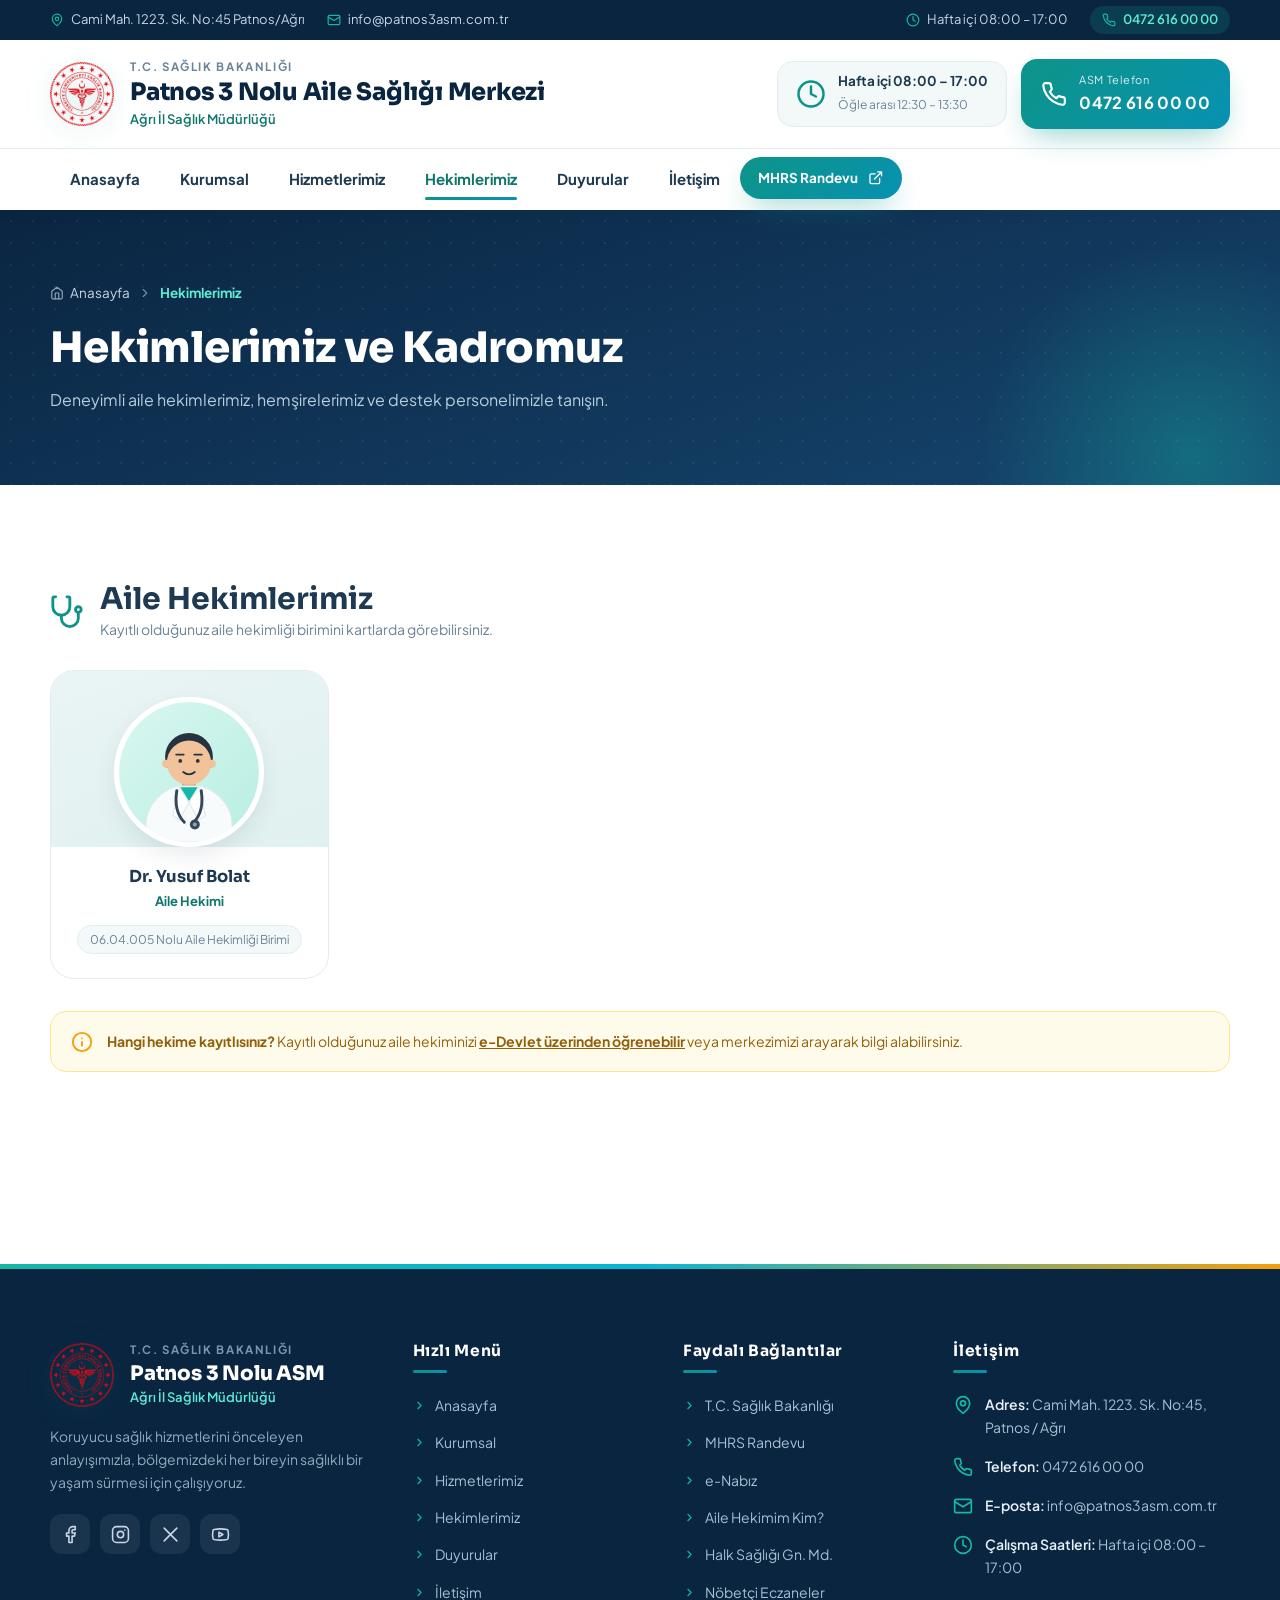
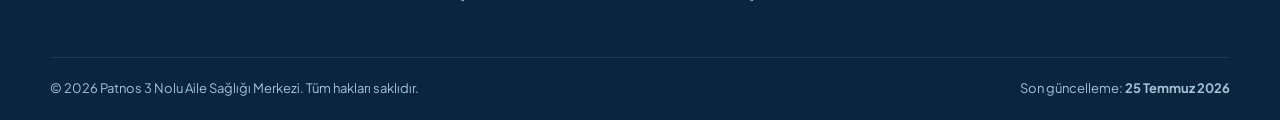
<file: hekimlerimiz.html>
<!DOCTYPE html>
<html lang="tr">
<head>
  <meta charset="UTF-8">
  <meta name="viewport" content="width=device-width, initial-scale=1.0">
  <title>Hekimlerimiz — Patnos 3 Nolu Aile Sağlığı Merkezi</title>
  <meta name="description" content="Patnos 3 Nolu Aile Sağlığı Merkezi kadrosu: aile hekimlerimiz, hemşirelerimiz, ebelerimiz ve destek personelimiz.">
  <link rel="icon" type="image/svg+xml" href="assets/img/tcsb-logo.png">
  <link rel="preconnect" href="https://fonts.googleapis.com">
  <link rel="preconnect" href="https://fonts.gstatic.com" crossorigin>
  <link href="https://fonts.googleapis.com/css2?family=Plus+Jakarta+Sans:wght@400;500;600;700;800&family=Sora:wght@600;700;800&display=swap" rel="stylesheet">
  <link rel="stylesheet" href="assets/css/style.css">
</head>
<body>

  <!-- ======================= ÜST BİLGİ ÇUBUĞU ======================= -->
  <div class="topbar">
    <div class="container topbar__inner">
      <div class="topbar__group topbar__group--left">
        <span class="topbar__item topbar__item--address">
          <svg class="icon" viewBox="0 0 24 24"><path d="M20 10c0 6-8 12-8 12s-8-6-8-12a8 8 0 0 1 16 0Z"/><circle cx="12" cy="10" r="3"/></svg>
          Cami Mah. 1223. Sk. No:45 Patnos/Ağrı
        </span>
        <a class="topbar__item" href="mailto:info@patnos3asm.com.tr">
          <svg class="icon" viewBox="0 0 24 24"><rect x="2" y="4" width="20" height="16" rx="2"/><path d="m22 7-10 6L2 7"/></svg>
          info@patnos3asm.com.tr
        </a>
      </div>
      <div class="topbar__group">
        <span class="topbar__item">
          <svg class="icon" viewBox="0 0 24 24"><circle cx="12" cy="12" r="10"/><path d="M12 6v6l4 2"/></svg>
          Hafta içi 08:00 – 17:00
        </span>
        <a class="topbar__item topbar__pill" href="tel:04726160000">
          <svg class="icon" viewBox="0 0 24 24"><path d="M22 16.92v3a2 2 0 0 1-2.18 2 19.79 19.79 0 0 1-8.63-3.07 19.5 19.5 0 0 1-6-6A19.79 19.79 0 0 1 2.12 4.18 2 2 0 0 1 4.11 2h3a2 2 0 0 1 2 1.72c.13.96.36 1.9.7 2.81a2 2 0 0 1-.45 2.11L8.09 9.91a16 16 0 0 0 6 6l1.27-1.27a2 2 0 0 1 2.11-.45c.91.34 1.85.57 2.81.7A2 2 0 0 1 22 16.92z"/></svg>
          0472 616 00 00
        </a>
      </div>
    </div>
  </div>

  <!-- ============================ HEADER ============================ -->
  <header class="site-header">
    <div class="container site-header__inner">
      <a class="brand" href="index.html" aria-label="Patnos 3 Nolu Aile Sağlığı Merkezi anasayfa">
        <img class="brand__logo" src="assets/img/tcsb-logo.png" alt="T.C. Sağlık Bakanlığı kurum logosu" width="64" height="64">
        <span class="brand__text">
          <span class="brand__gov">T.C. Sağlık Bakanlığı</span>
          <span class="brand__name">Patnos 3 Nolu Aile Sağlığı Merkezi</span>
          <span class="brand__sub">Ağrı İl Sağlık Müdürlüğü</span>
        </span>
      </a>
      <div class="header__meta">
        <div class="header__hours">
          <svg class="icon" viewBox="0 0 24 24"><circle cx="12" cy="12" r="10"/><path d="M12 6v6l4 2"/></svg>
          <div>
            <b>Hafta içi 08:00 – 17:00</b>
            <span>Öğle arası 12:30 – 13:30</span>
          </div>
        </div>
        <a class="header__phone" href="tel:04726160000">
          <svg class="icon" viewBox="0 0 24 24"><path d="M22 16.92v3a2 2 0 0 1-2.18 2 19.79 19.79 0 0 1-8.63-3.07 19.5 19.5 0 0 1-6-6A19.79 19.79 0 0 1 2.12 4.18 2 2 0 0 1 4.11 2h3a2 2 0 0 1 2 1.72c.13.96.36 1.9.7 2.81a2 2 0 0 1-.45 2.11L8.09 9.91a16 16 0 0 0 6 6l1.27-1.27a2 2 0 0 1 2.11-.45c.91.34 1.85.57 2.81.7A2 2 0 0 1 22 16.92z"/></svg>
          <div>
            <small>ASM Telefon</small>
            <b>0472 616 00 00</b>
          </div>
        </a>
      </div>
    </div>
  </header>

  <!-- =========================== ANA MENÜ =========================== -->
  <nav class="main-nav" aria-label="Ana menü">
    <div class="container main-nav__inner">
      <button class="nav-toggle" aria-expanded="false" aria-label="Menüyü aç veya kapat">
        <svg class="icon nav-toggle__open" viewBox="0 0 24 24"><path d="M4 6h16M4 12h16M4 18h16"/></svg>
        <svg class="icon nav-toggle__close" viewBox="0 0 24 24"><path d="M18 6 6 18M6 6l12 12"/></svg>
      </button>
      <ul class="main-nav__list">
        <li><a class="main-nav__link" href="index.html">Anasayfa</a></li>
        <li><a class="main-nav__link" href="kurumsal.html">Kurumsal</a></li>
        <li><a class="main-nav__link" href="hizmetlerimiz.html">Hizmetlerimiz</a></li>
        <li><a class="main-nav__link main-nav__link--active" href="hekimlerimiz.html" aria-current="page">Hekimlerimiz</a></li>
        <li><a class="main-nav__link" href="duyurular.html">Duyurular</a></li>
        <li><a class="main-nav__link" href="iletisim.html">İletişim</a></li>
        <li>
          <a class="btn btn--primary btn--sm nav-cta" href="https://mhrs.gov.tr" target="_blank" rel="noopener">
            MHRS Randevu
            <svg class="icon" viewBox="0 0 24 24"><path d="M15 3h6v6M10 14 21 3"/><path d="M18 13v6a2 2 0 0 1-2 2H5a2 2 0 0 1-2-2V8a2 2 0 0 1 2-2h6"/></svg>
          </a>
        </li>
      </ul>
    </div>
  </nav>

  <main>
    <!-- ========================= SAYFA BAŞLIĞI ======================= -->
    <section class="page-hero">
      <div class="container page-hero__inner">
        <nav class="breadcrumb" aria-label="Sayfa yolu">
          <a href="index.html">
            <svg class="icon" viewBox="0 0 24 24"><path d="m3 9 9-7 9 7v11a2 2 0 0 1-2 2H5a2 2 0 0 1-2-2z"/><path d="M9 22V12h6v10"/></svg>
            Anasayfa
          </a>
          <svg class="icon" viewBox="0 0 24 24"><path d="m9 18 6-6-6-6"/></svg>
          <span aria-current="page">Hekimlerimiz</span>
        </nav>
        <h1>Hekimlerimiz ve Kadromuz</h1>
        <p>Deneyimli aile hekimlerimiz, hemşirelerimiz ve destek personelimizle tanışın.</p>
      </div>
    </section>

    <!-- ======================== AİLE HEKİMLERİ ======================= -->
    <section class="section">
      <div class="container">
        <div class="staff-group">
          <div class="staff-group__head reveal">
            <svg class="icon" viewBox="0 0 24 24"><path d="M4 2H3a1 1 0 0 0-1 1v6a6 6 0 0 0 12 0V3a1 1 0 0 0-1-1h-1"/><path d="M8 15v2a6 6 0 0 0 12 0v-3"/><circle cx="20" cy="11" r="2"/></svg>
            <div>
              <h2>Aile Hekimlerimiz</h2>
              <p>Kayıtlı olduğunuz aile hekimliği birimini kartlarda görebilirsiniz.</p>
            </div>
          </div>
          <div class="doctors-grid">
            <article class="doctor-card reveal reveal--d1">
              <div class="doctor-card__avatar">
                <img src="assets/img/avatar-dr-m1.svg" alt="Dr. Yusuf Bolat" width="150" height="150" loading="lazy">
              </div>
              <div class="doctor-card__body">
                <h3>Dr. Yusuf Bolat</h3>
                <p class="doctor-card__role">Aile Hekimi</p>
                <span class="doctor-card__unit">06.04.005 Nolu Aile Hekimliği Birimi</span>
              </div>
            </article>
          </div>
        </div>

        <div class="note-box mt-4 reveal">
          <svg class="icon" viewBox="0 0 24 24"><circle cx="12" cy="12" r="10"/><path d="M12 16v-4M12 8h.01"/></svg>
          <div>
            <b>Hangi hekime kayıtlısınız?</b> Kayıtlı olduğunuz aile hekiminizi
            <a href="https://www.turkiye.gov.tr/aile-hekim-bilgisi" target="_blank" rel="noopener" style="text-decoration: underline; font-weight: 700;">e-Devlet üzerinden öğrenebilir</a>
            veya merkezimizi arayarak bilgi alabilirsiniz.
          </div>
        </div>
      </div>
    </section>
  </main>

  <!-- ============================ FOOTER ============================ -->
  <footer class="site-footer">
    <div class="footer-cta-line"></div>
    <div class="container">
      <div class="footer-grid">
        <div class="footer__brand">
          <a class="brand" href="index.html">
            <img class="brand__logo" src="assets/img/tcsb-logo.png" alt="" width="64" height="64">
            <span class="brand__text">
              <span class="brand__gov">T.C. Sağlık Bakanlığı</span>
              <span class="brand__name">Patnos 3 Nolu ASM</span>
              <span class="brand__sub">Ağrı İl Sağlık Müdürlüğü</span>
            </span>
          </a>
          <p class="footer__about">
            Koruyucu sağlık hizmetlerini önceleyen anlayışımızla, bölgemizdeki her bireyin
            sağlıklı bir yaşam sürmesi için çalışıyoruz.
          </p>
          <div class="footer__social">
            <a href="#" aria-label="Facebook"><svg class="icon" viewBox="0 0 24 24"><path d="M18 2h-3a5 5 0 0 0-5 5v3H7v4h3v8h4v-8h3l1-4h-4V7a1 1 0 0 1 1-1h3z"/></svg></a>
            <a href="#" aria-label="Instagram"><svg class="icon" viewBox="0 0 24 24"><rect x="2" y="2" width="20" height="20" rx="5"/><circle cx="12" cy="12" r="4"/><path d="M17.5 6.5h.01"/></svg></a>
            <a href="#" aria-label="X (Twitter)"><svg class="icon" viewBox="0 0 24 24"><path d="M4 4l16 16M20 4L4 20"/></svg></a>
            <a href="#" aria-label="YouTube"><svg class="icon" viewBox="0 0 24 24"><path d="M2.5 17a24.12 24.12 0 0 1 0-10 2 2 0 0 1 1.4-1.4 49.56 49.56 0 0 1 16.2 0A2 2 0 0 1 21.5 7a24.12 24.12 0 0 1 0 10 2 2 0 0 1-1.4 1.4 49.55 49.55 0 0 1-16.2 0A2 2 0 0 1 2.5 17"/><path d="m10 15 5-3-5-3z"/></svg></a>
          </div>
        </div>

        <nav aria-label="Hızlı menü">
          <h3 class="footer__title">Hızlı Menü</h3>
          <ul class="footer__links">
            <li><a href="index.html"><svg class="icon" viewBox="0 0 24 24"><path d="m9 18 6-6-6-6"/></svg>Anasayfa</a></li>
            <li><a href="kurumsal.html"><svg class="icon" viewBox="0 0 24 24"><path d="m9 18 6-6-6-6"/></svg>Kurumsal</a></li>
            <li><a href="hizmetlerimiz.html"><svg class="icon" viewBox="0 0 24 24"><path d="m9 18 6-6-6-6"/></svg>Hizmetlerimiz</a></li>
            <li><a href="hekimlerimiz.html"><svg class="icon" viewBox="0 0 24 24"><path d="m9 18 6-6-6-6"/></svg>Hekimlerimiz</a></li>
            <li><a href="duyurular.html"><svg class="icon" viewBox="0 0 24 24"><path d="m9 18 6-6-6-6"/></svg>Duyurular</a></li>
            <li><a href="iletisim.html"><svg class="icon" viewBox="0 0 24 24"><path d="m9 18 6-6-6-6"/></svg>İletişim</a></li>
          </ul>
        </nav>

        <nav aria-label="Faydalı bağlantılar">
          <h3 class="footer__title">Faydalı Bağlantılar</h3>
          <ul class="footer__links">
            <li><a href="https://www.saglik.gov.tr" target="_blank" rel="noopener"><svg class="icon" viewBox="0 0 24 24"><path d="m9 18 6-6-6-6"/></svg>T.C. Sağlık Bakanlığı</a></li>
            <li><a href="https://mhrs.gov.tr" target="_blank" rel="noopener"><svg class="icon" viewBox="0 0 24 24"><path d="m9 18 6-6-6-6"/></svg>MHRS Randevu</a></li>
            <li><a href="https://enabiz.gov.tr" target="_blank" rel="noopener"><svg class="icon" viewBox="0 0 24 24"><path d="m9 18 6-6-6-6"/></svg>e-Nabız</a></li>
            <li><a href="https://www.turkiye.gov.tr/aile-hekim-bilgisi" target="_blank" rel="noopener"><svg class="icon" viewBox="0 0 24 24"><path d="m9 18 6-6-6-6"/></svg>Aile Hekimim Kim?</a></li>
            <li><a href="https://hsgm.saglik.gov.tr" target="_blank" rel="noopener"><svg class="icon" viewBox="0 0 24 24"><path d="m9 18 6-6-6-6"/></svg>Halk Sağlığı Gn. Md.</a></li>
            <li><a href="https://www.agrieo.org.tr/nobetci-eczaneler" target="_blank" rel="noopener"><svg class="icon" viewBox="0 0 24 24"><path d="m9 18 6-6-6-6"/></svg>Nöbetçi Eczaneler</a></li>
          </ul>
        </nav>

        <div>
          <h3 class="footer__title">İletişim</h3>
          <ul class="footer__contact">
            <li>
              <svg class="icon" viewBox="0 0 24 24"><path d="M20 10c0 6-8 12-8 12s-8-6-8-12a8 8 0 0 1 16 0Z"/><circle cx="12" cy="10" r="3"/></svg>
              <span><b>Adres:</b> Cami Mah. 1223. Sk. No:45, Patnos / Ağrı</span>
            </li>
            <li>
              <svg class="icon" viewBox="0 0 24 24"><path d="M22 16.92v3a2 2 0 0 1-2.18 2 19.79 19.79 0 0 1-8.63-3.07 19.5 19.5 0 0 1-6-6A19.79 19.79 0 0 1 2.12 4.18 2 2 0 0 1 4.11 2h3a2 2 0 0 1 2 1.72c.13.96.36 1.9.7 2.81a2 2 0 0 1-.45 2.11L8.09 9.91a16 16 0 0 0 6 6l1.27-1.27a2 2 0 0 1 2.11-.45c.91.34 1.85.57 2.81.7A2 2 0 0 1 22 16.92z"/></svg>
              <span><b>Telefon:</b> <a href="tel:04726160000">0472 616 00 00</a></span>
            </li>
            <li>
              <svg class="icon" viewBox="0 0 24 24"><rect x="2" y="4" width="20" height="16" rx="2"/><path d="m22 7-10 6L2 7"/></svg>
              <span><b>E-posta:</b> <a href="mailto:info@patnos3asm.com.tr">info@patnos3asm.com.tr</a></span>
            </li>
            <li>
              <svg class="icon" viewBox="0 0 24 24"><circle cx="12" cy="12" r="10"/><path d="M12 6v6l4 2"/></svg>
              <span><b>Çalışma Saatleri:</b> Hafta içi 08:00 – 17:00</span>
            </li>
          </ul>
        </div>
      </div>

      <div class="footer-bottom">
        <div class="footer-bottom__inner">
          <span>© <span data-year>2026</span> Patnos 3 Nolu Aile Sağlığı Merkezi. Tüm hakları saklıdır.</span>
          <span>Son güncelleme: <b>25 Temmuz 2026</b></span>
        </div>
      </div>
    </div>
  </footer>

  <button class="to-top" aria-label="Sayfanın başına dön">
    <svg class="icon" viewBox="0 0 24 24"><path d="M12 19V5M5 12l7-7 7 7"/></svg>
  </button>

  <script src="assets/js/main.js"></script>
</body>
</html>
</file>
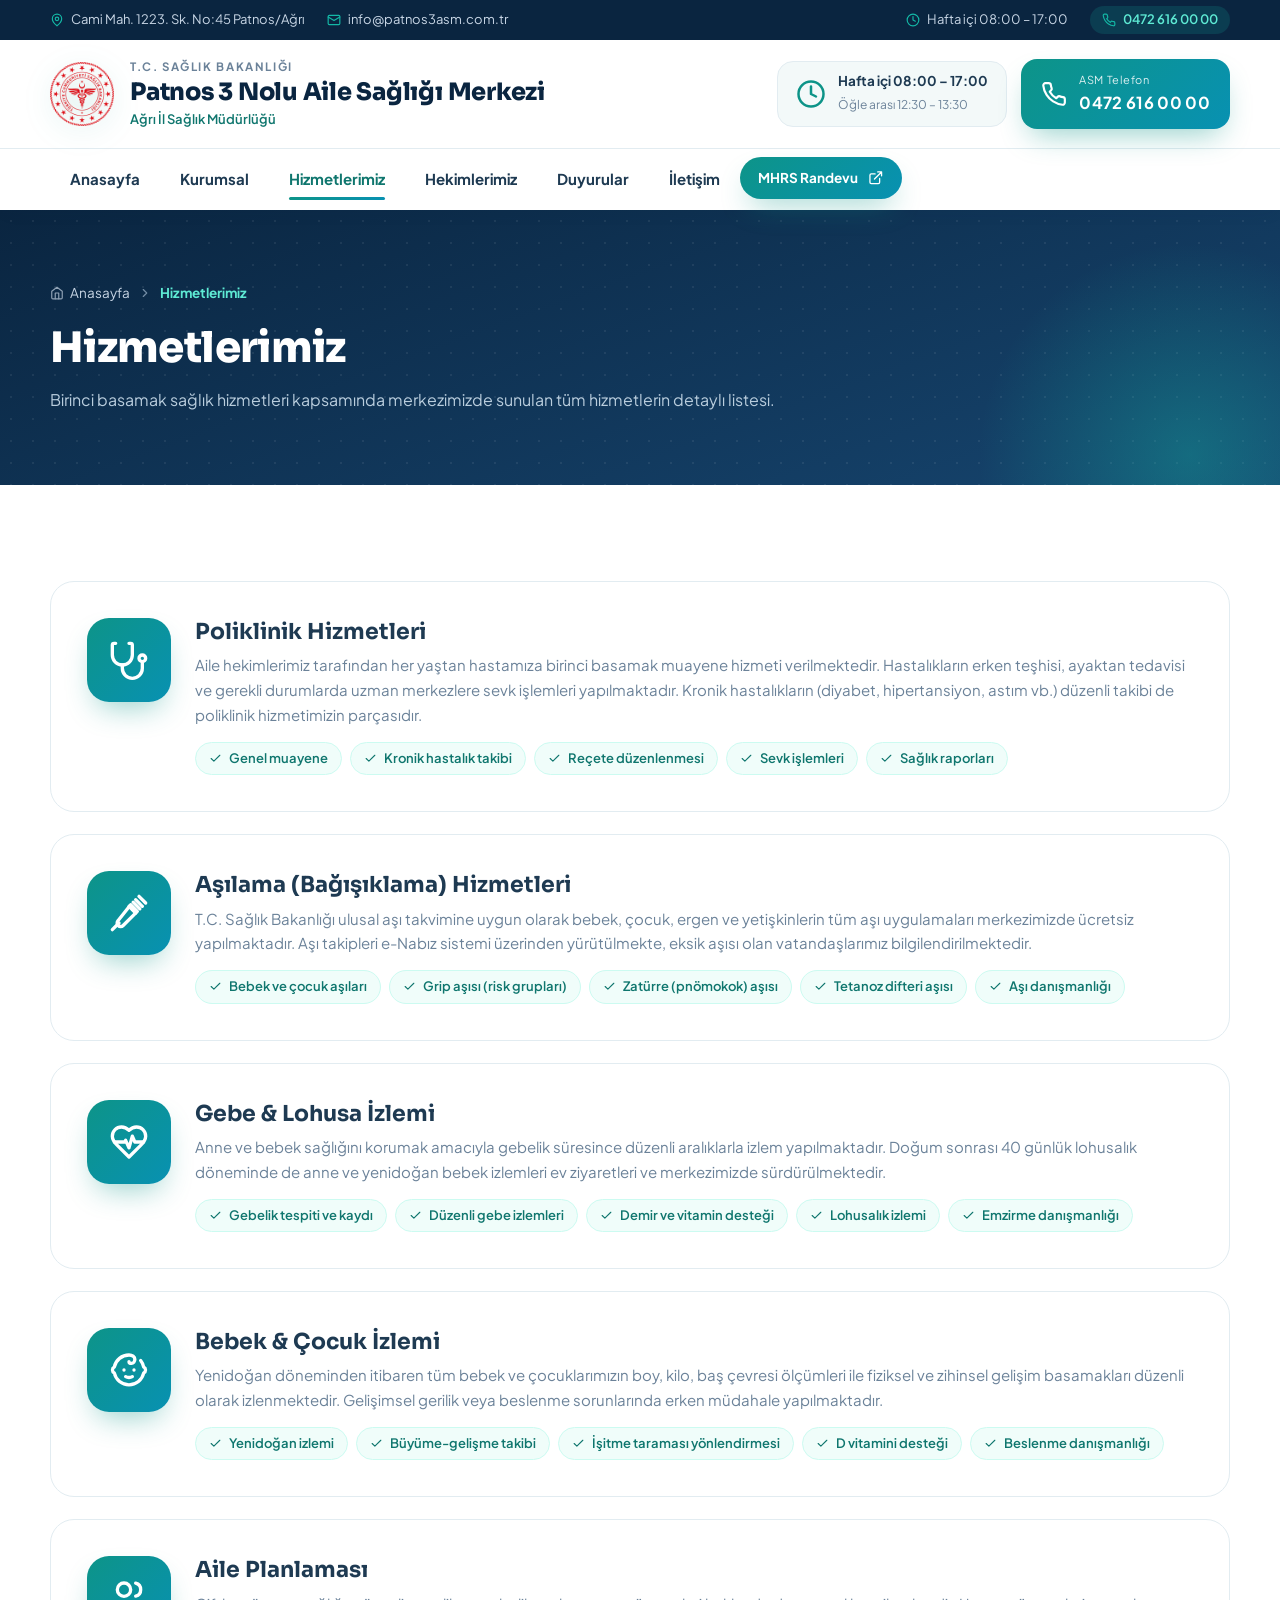
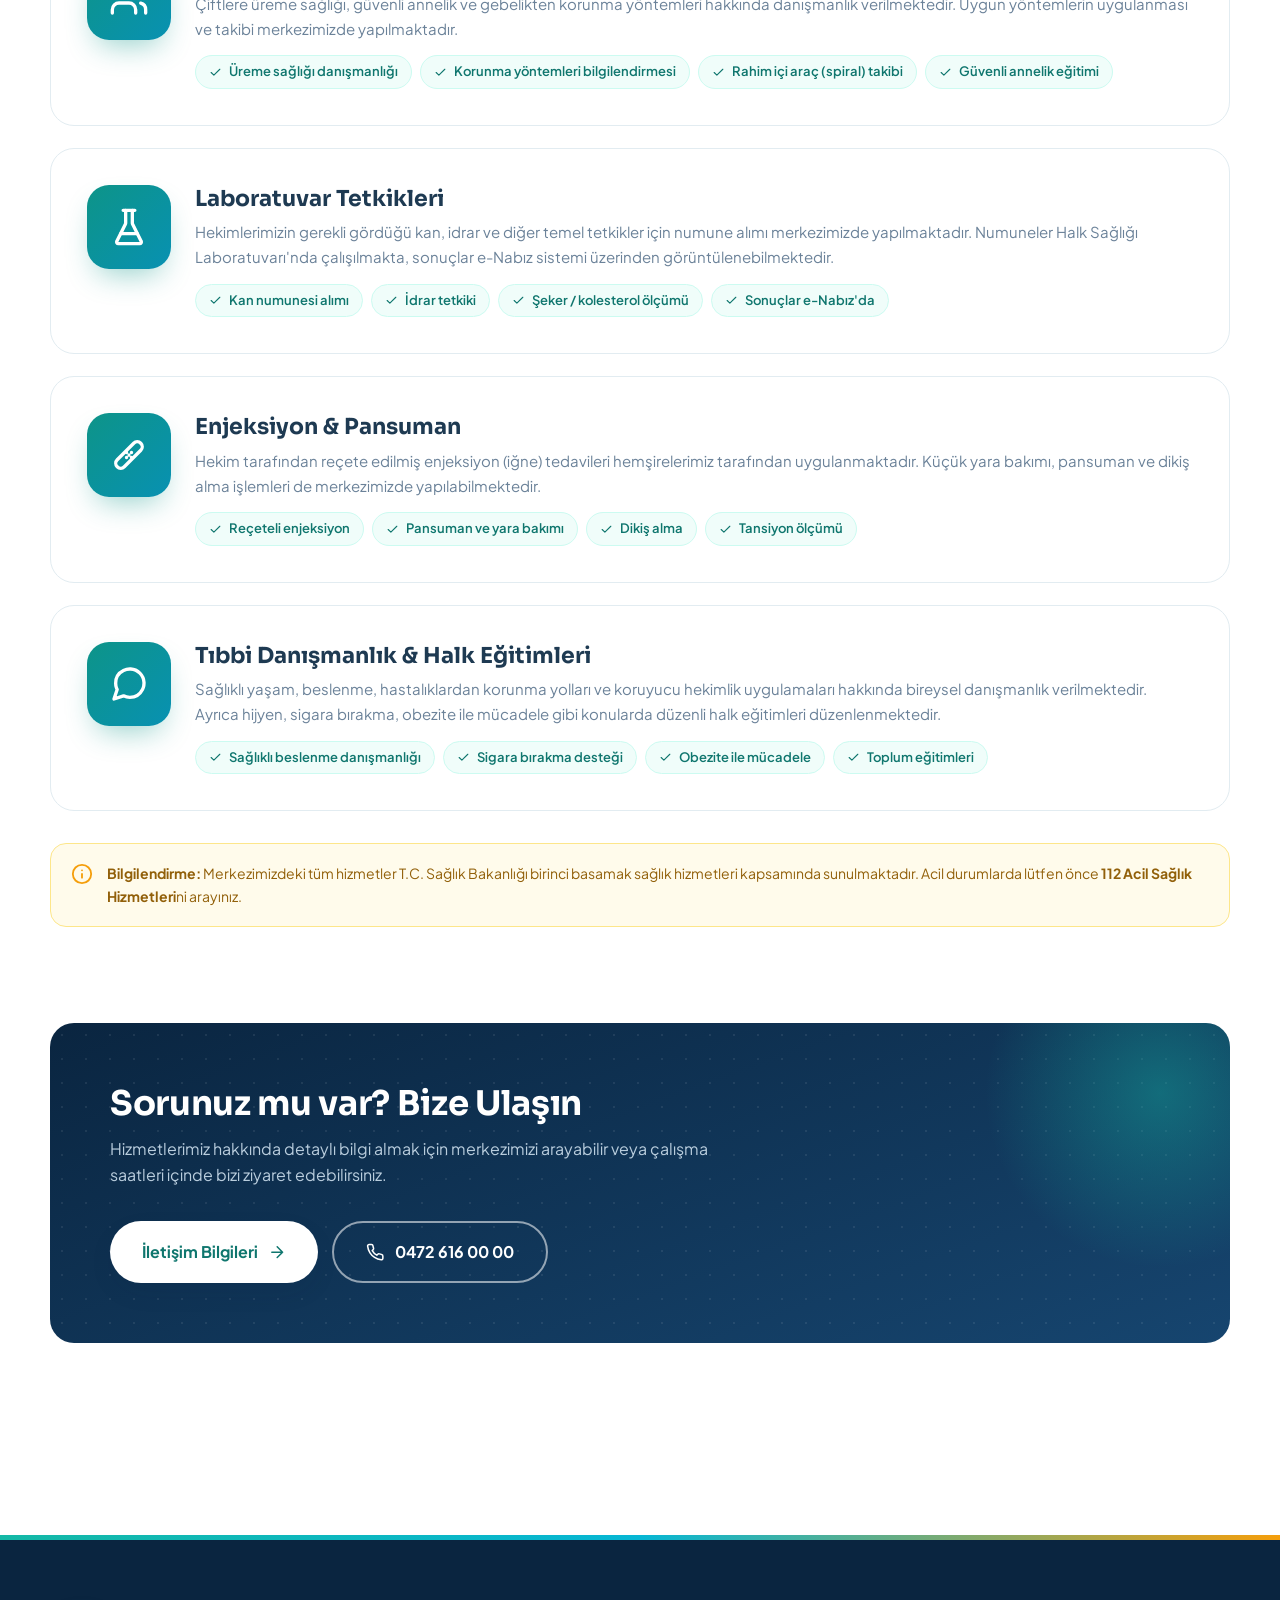
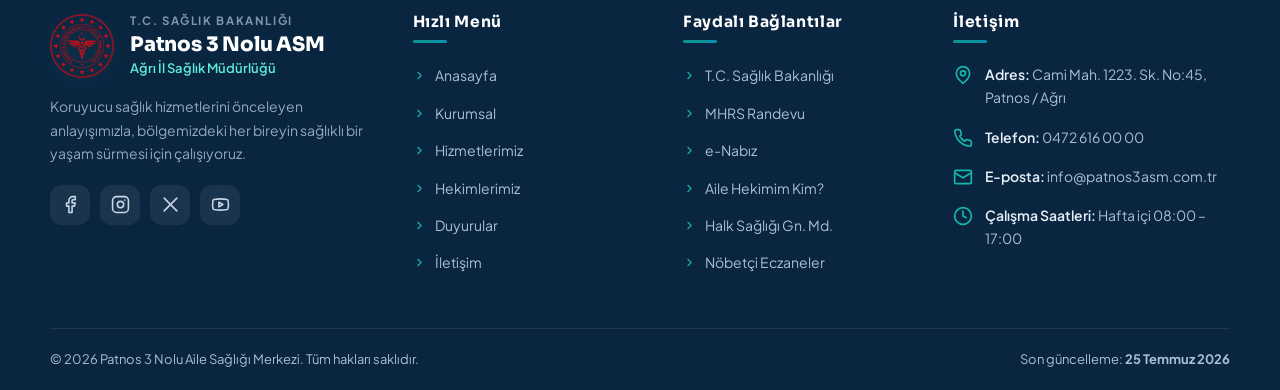
<file: hizmetlerimiz.html>
<!DOCTYPE html>
<html lang="tr">
<head>
  <meta charset="UTF-8">
  <meta name="viewport" content="width=device-width, initial-scale=1.0">
  <title>Hizmetlerimiz — Patnos 3 Nolu Aile Sağlığı Merkezi</title>
  <meta name="description" content="Patnos 3 Nolu Aile Sağlığı Merkezi'nde sunulan hizmetler: poliklinik, aşılama, gebe ve bebek izlemi, aile planlaması, laboratuvar ve daha fazlası.">
  <link rel="icon" type="image/svg+xml" href="assets/img/tcsb-logo.png">
  <link rel="preconnect" href="https://fonts.googleapis.com">
  <link rel="preconnect" href="https://fonts.gstatic.com" crossorigin>
  <link href="https://fonts.googleapis.com/css2?family=Plus+Jakarta+Sans:wght@400;500;600;700;800&family=Sora:wght@600;700;800&display=swap" rel="stylesheet">
  <link rel="stylesheet" href="assets/css/style.css">
</head>
<body>

  <!-- ======================= ÜST BİLGİ ÇUBUĞU ======================= -->
  <div class="topbar">
    <div class="container topbar__inner">
      <div class="topbar__group topbar__group--left">
        <span class="topbar__item topbar__item--address">
          <svg class="icon" viewBox="0 0 24 24"><path d="M20 10c0 6-8 12-8 12s-8-6-8-12a8 8 0 0 1 16 0Z"/><circle cx="12" cy="10" r="3"/></svg>
          Cami Mah. 1223. Sk. No:45 Patnos/Ağrı
        </span>
        <a class="topbar__item" href="mailto:info@patnos3asm.com.tr">
          <svg class="icon" viewBox="0 0 24 24"><rect x="2" y="4" width="20" height="16" rx="2"/><path d="m22 7-10 6L2 7"/></svg>
          info@patnos3asm.com.tr
        </a>
      </div>
      <div class="topbar__group">
        <span class="topbar__item">
          <svg class="icon" viewBox="0 0 24 24"><circle cx="12" cy="12" r="10"/><path d="M12 6v6l4 2"/></svg>
          Hafta içi 08:00 – 17:00
        </span>
        <a class="topbar__item topbar__pill" href="tel:04726160000">
          <svg class="icon" viewBox="0 0 24 24"><path d="M22 16.92v3a2 2 0 0 1-2.18 2 19.79 19.79 0 0 1-8.63-3.07 19.5 19.5 0 0 1-6-6A19.79 19.79 0 0 1 2.12 4.18 2 2 0 0 1 4.11 2h3a2 2 0 0 1 2 1.72c.13.96.36 1.9.7 2.81a2 2 0 0 1-.45 2.11L8.09 9.91a16 16 0 0 0 6 6l1.27-1.27a2 2 0 0 1 2.11-.45c.91.34 1.85.57 2.81.7A2 2 0 0 1 22 16.92z"/></svg>
          0472 616 00 00
        </a>
      </div>
    </div>
  </div>

  <!-- ============================ HEADER ============================ -->
  <header class="site-header">
    <div class="container site-header__inner">
      <a class="brand" href="index.html" aria-label="Patnos 3 Nolu Aile Sağlığı Merkezi anasayfa">
        <img class="brand__logo" src="assets/img/tcsb-logo.png" alt="T.C. Sağlık Bakanlığı kurum logosu" width="64" height="64">
        <span class="brand__text">
          <span class="brand__gov">T.C. Sağlık Bakanlığı</span>
          <span class="brand__name">Patnos 3 Nolu Aile Sağlığı Merkezi</span>
          <span class="brand__sub">Ağrı İl Sağlık Müdürlüğü</span>
        </span>
      </a>
      <div class="header__meta">
        <div class="header__hours">
          <svg class="icon" viewBox="0 0 24 24"><circle cx="12" cy="12" r="10"/><path d="M12 6v6l4 2"/></svg>
          <div>
            <b>Hafta içi 08:00 – 17:00</b>
            <span>Öğle arası 12:30 – 13:30</span>
          </div>
        </div>
        <a class="header__phone" href="tel:04726160000">
          <svg class="icon" viewBox="0 0 24 24"><path d="M22 16.92v3a2 2 0 0 1-2.18 2 19.79 19.79 0 0 1-8.63-3.07 19.5 19.5 0 0 1-6-6A19.79 19.79 0 0 1 2.12 4.18 2 2 0 0 1 4.11 2h3a2 2 0 0 1 2 1.72c.13.96.36 1.9.7 2.81a2 2 0 0 1-.45 2.11L8.09 9.91a16 16 0 0 0 6 6l1.27-1.27a2 2 0 0 1 2.11-.45c.91.34 1.85.57 2.81.7A2 2 0 0 1 22 16.92z"/></svg>
          <div>
            <small>ASM Telefon</small>
            <b>0472 616 00 00</b>
          </div>
        </a>
      </div>
    </div>
  </header>

  <!-- =========================== ANA MENÜ =========================== -->
  <nav class="main-nav" aria-label="Ana menü">
    <div class="container main-nav__inner">
      <button class="nav-toggle" aria-expanded="false" aria-label="Menüyü aç veya kapat">
        <svg class="icon nav-toggle__open" viewBox="0 0 24 24"><path d="M4 6h16M4 12h16M4 18h16"/></svg>
        <svg class="icon nav-toggle__close" viewBox="0 0 24 24"><path d="M18 6 6 18M6 6l12 12"/></svg>
      </button>
      <ul class="main-nav__list">
        <li><a class="main-nav__link" href="index.html">Anasayfa</a></li>
        <li><a class="main-nav__link" href="kurumsal.html">Kurumsal</a></li>
        <li><a class="main-nav__link main-nav__link--active" href="hizmetlerimiz.html" aria-current="page">Hizmetlerimiz</a></li>
        <li><a class="main-nav__link" href="hekimlerimiz.html">Hekimlerimiz</a></li>
        <li><a class="main-nav__link" href="duyurular.html">Duyurular</a></li>
        <li><a class="main-nav__link" href="iletisim.html">İletişim</a></li>
        <li>
          <a class="btn btn--primary btn--sm nav-cta" href="https://mhrs.gov.tr" target="_blank" rel="noopener">
            MHRS Randevu
            <svg class="icon" viewBox="0 0 24 24"><path d="M15 3h6v6M10 14 21 3"/><path d="M18 13v6a2 2 0 0 1-2 2H5a2 2 0 0 1-2-2V8a2 2 0 0 1 2-2h6"/></svg>
          </a>
        </li>
      </ul>
    </div>
  </nav>

  <main>
    <!-- ========================= SAYFA BAŞLIĞI ======================= -->
    <section class="page-hero">
      <div class="container page-hero__inner">
        <nav class="breadcrumb" aria-label="Sayfa yolu">
          <a href="index.html">
            <svg class="icon" viewBox="0 0 24 24"><path d="m3 9 9-7 9 7v11a2 2 0 0 1-2 2H5a2 2 0 0 1-2-2z"/><path d="M9 22V12h6v10"/></svg>
            Anasayfa
          </a>
          <svg class="icon" viewBox="0 0 24 24"><path d="m9 18 6-6-6-6"/></svg>
          <span aria-current="page">Hizmetlerimiz</span>
        </nav>
        <h1>Hizmetlerimiz</h1>
        <p>Birinci basamak sağlık hizmetleri kapsamında merkezimizde sunulan tüm hizmetlerin detaylı listesi.</p>
      </div>
    </section>

    <!-- ======================= HİZMET DETAYLARI ====================== -->
    <section class="section">
      <div class="container">

        <article class="service-detail reveal" id="poliklinik">
          <span class="service-detail__icon">
            <svg class="icon" viewBox="0 0 24 24"><path d="M4 2H3a1 1 0 0 0-1 1v6a6 6 0 0 0 12 0V3a1 1 0 0 0-1-1h-1"/><path d="M8 15v2a6 6 0 0 0 12 0v-3"/><circle cx="20" cy="11" r="2"/></svg>
          </span>
          <div>
            <h2>Poliklinik Hizmetleri</h2>
            <p>
              Aile hekimlerimiz tarafından her yaştan hastamıza birinci basamak muayene hizmeti verilmektedir.
              Hastalıkların erken teşhisi, ayaktan tedavisi ve gerekli durumlarda uzman merkezlere sevk
              işlemleri yapılmaktadır. Kronik hastalıkların (diyabet, hipertansiyon, astım vb.) düzenli
              takibi de poliklinik hizmetimizin parçasıdır.
            </p>
            <ul>
              <li><svg class="icon" viewBox="0 0 24 24"><path d="M20 6 9 17l-5-5"/></svg>Genel muayene</li>
              <li><svg class="icon" viewBox="0 0 24 24"><path d="M20 6 9 17l-5-5"/></svg>Kronik hastalık takibi</li>
              <li><svg class="icon" viewBox="0 0 24 24"><path d="M20 6 9 17l-5-5"/></svg>Reçete düzenlenmesi</li>
              <li><svg class="icon" viewBox="0 0 24 24"><path d="M20 6 9 17l-5-5"/></svg>Sevk işlemleri</li>
              <li><svg class="icon" viewBox="0 0 24 24"><path d="M20 6 9 17l-5-5"/></svg>Sağlık raporları</li>
            </ul>
          </div>
        </article>

        <article class="service-detail reveal" id="asilama">
          <span class="service-detail__icon">
            <svg class="icon" viewBox="0 0 24 24"><path d="m18 2 4 4M14.5 5.5l4 4M12 8l4 4M6 18l-4 4"/><path d="m13 7 4 4-8.5 8.5a2.12 2.12 0 0 1-3-3Z"/><path d="m16 4 4 4"/></svg>
          </span>
          <div>
            <h2>Aşılama (Bağışıklama) Hizmetleri</h2>
            <p>
              T.C. Sağlık Bakanlığı ulusal aşı takvimine uygun olarak bebek, çocuk, ergen ve yetişkinlerin
              tüm aşı uygulamaları merkezimizde ücretsiz yapılmaktadır. Aşı takipleri e-Nabız sistemi
              üzerinden yürütülmekte, eksik aşısı olan vatandaşlarımız bilgilendirilmektedir.
            </p>
            <ul>
              <li><svg class="icon" viewBox="0 0 24 24"><path d="M20 6 9 17l-5-5"/></svg>Bebek ve çocuk aşıları</li>
              <li><svg class="icon" viewBox="0 0 24 24"><path d="M20 6 9 17l-5-5"/></svg>Grip aşısı (risk grupları)</li>
              <li><svg class="icon" viewBox="0 0 24 24"><path d="M20 6 9 17l-5-5"/></svg>Zatürre (pnömokok) aşısı</li>
              <li><svg class="icon" viewBox="0 0 24 24"><path d="M20 6 9 17l-5-5"/></svg>Tetanoz difteri aşısı</li>
              <li><svg class="icon" viewBox="0 0 24 24"><path d="M20 6 9 17l-5-5"/></svg>Aşı danışmanlığı</li>
            </ul>
          </div>
        </article>

        <article class="service-detail reveal" id="gebe-lohusa">
          <span class="service-detail__icon">
            <svg class="icon" viewBox="0 0 24 24"><path d="M19 14c1.5-1.5 3-3.2 3-5.5A5.5 5.5 0 0 0 16.5 3c-1.8 0-3 .5-4.5 2-1.5-1.5-2.7-2-4.5-2A5.5 5.5 0 0 0 2 8.5c0 2.3 1.5 4 3 5.5l7 7Z"/><path d="M3.2 12h6.3l.5-1 2 4.5 2-7 1.5 3.5h5.3"/></svg>
          </span>
          <div>
            <h2>Gebe &amp; Lohusa İzlemi</h2>
            <p>
              Anne ve bebek sağlığını korumak amacıyla gebelik süresince düzenli aralıklarla izlem
              yapılmaktadır. Doğum sonrası 40 günlük lohusalık döneminde de anne ve yenidoğan bebek
              izlemleri ev ziyaretleri ve merkezimizde sürdürülmektedir.
            </p>
            <ul>
              <li><svg class="icon" viewBox="0 0 24 24"><path d="M20 6 9 17l-5-5"/></svg>Gebelik tespiti ve kaydı</li>
              <li><svg class="icon" viewBox="0 0 24 24"><path d="M20 6 9 17l-5-5"/></svg>Düzenli gebe izlemleri</li>
              <li><svg class="icon" viewBox="0 0 24 24"><path d="M20 6 9 17l-5-5"/></svg>Demir ve vitamin desteği</li>
              <li><svg class="icon" viewBox="0 0 24 24"><path d="M20 6 9 17l-5-5"/></svg>Lohusalık izlemi</li>
              <li><svg class="icon" viewBox="0 0 24 24"><path d="M20 6 9 17l-5-5"/></svg>Emzirme danışmanlığı</li>
            </ul>
          </div>
        </article>

        <article class="service-detail reveal" id="bebek-cocuk">
          <span class="service-detail__icon">
            <svg class="icon" viewBox="0 0 24 24"><path d="M9 12h.01M15 12h.01"/><path d="M10 16c.5.3 1.2.5 2 .5s1.5-.2 2-.5"/><path d="M19 6.3a9 9 0 0 1 1.8 3.9 2 2 0 0 1 0 3.6 9 9 0 0 1-17.6 0 2 2 0 0 1 0-3.6A9 9 0 0 1 12 3c2 0 3.5 1.1 3.5 2.5S14.6 8 13.5 8c-.8 0-1.5-.4-1.5-1"/></svg>
          </span>
          <div>
            <h2>Bebek &amp; Çocuk İzlemi</h2>
            <p>
              Yenidoğan döneminden itibaren tüm bebek ve çocuklarımızın boy, kilo, baş çevresi ölçümleri
              ile fiziksel ve zihinsel gelişim basamakları düzenli olarak izlenmektedir. Gelişimsel
              gerilik veya beslenme sorunlarında erken müdahale yapılmaktadır.
            </p>
            <ul>
              <li><svg class="icon" viewBox="0 0 24 24"><path d="M20 6 9 17l-5-5"/></svg>Yenidoğan izlemi</li>
              <li><svg class="icon" viewBox="0 0 24 24"><path d="M20 6 9 17l-5-5"/></svg>Büyüme-gelişme takibi</li>
              <li><svg class="icon" viewBox="0 0 24 24"><path d="M20 6 9 17l-5-5"/></svg>İşitme taraması yönlendirmesi</li>
              <li><svg class="icon" viewBox="0 0 24 24"><path d="M20 6 9 17l-5-5"/></svg>D vitamini desteği</li>
              <li><svg class="icon" viewBox="0 0 24 24"><path d="M20 6 9 17l-5-5"/></svg>Beslenme danışmanlığı</li>
            </ul>
          </div>
        </article>

        <article class="service-detail reveal" id="aile-planlamasi">
          <span class="service-detail__icon">
            <svg class="icon" viewBox="0 0 24 24"><path d="M16 21v-2a4 4 0 0 0-4-4H6a4 4 0 0 0-4 4v2"/><circle cx="9" cy="7" r="4"/><path d="M22 21v-2a4 4 0 0 0-3-3.87M16 3.13a4 4 0 0 1 0 7.75"/></svg>
          </span>
          <div>
            <h2>Aile Planlaması</h2>
            <p>
              Çiftlere üreme sağlığı, güvenli annelik ve gebelikten korunma yöntemleri hakkında
              danışmanlık verilmektedir. Uygun yöntemlerin uygulanması ve takibi merkezimizde
              yapılmaktadır.
            </p>
            <ul>
              <li><svg class="icon" viewBox="0 0 24 24"><path d="M20 6 9 17l-5-5"/></svg>Üreme sağlığı danışmanlığı</li>
              <li><svg class="icon" viewBox="0 0 24 24"><path d="M20 6 9 17l-5-5"/></svg>Korunma yöntemleri bilgilendirmesi</li>
              <li><svg class="icon" viewBox="0 0 24 24"><path d="M20 6 9 17l-5-5"/></svg>Rahim içi araç (spiral) takibi</li>
              <li><svg class="icon" viewBox="0 0 24 24"><path d="M20 6 9 17l-5-5"/></svg>Güvenli annelik eğitimi</li>
            </ul>
          </div>
        </article>

        <article class="service-detail reveal" id="laboratuvar">
          <span class="service-detail__icon">
            <svg class="icon" viewBox="0 0 24 24"><path d="M10 2v7.5a2 2 0 0 1-.2.9L4.7 20.5a1 1 0 0 0 .9 1.5h12.8a1 1 0 0 0 .9-1.5L14.2 10.4a2 2 0 0 1-.2-.9V2"/><path d="M8.5 2h7M7 16h10"/></svg>
          </span>
          <div>
            <h2>Laboratuvar Tetkikleri</h2>
            <p>
              Hekimlerimizin gerekli gördüğü kan, idrar ve diğer temel tetkikler için numune alımı
              merkezimizde yapılmaktadır. Numuneler Halk Sağlığı Laboratuvarı'nda çalışılmakta,
              sonuçlar e-Nabız sistemi üzerinden görüntülenebilmektedir.
            </p>
            <ul>
              <li><svg class="icon" viewBox="0 0 24 24"><path d="M20 6 9 17l-5-5"/></svg>Kan numunesi alımı</li>
              <li><svg class="icon" viewBox="0 0 24 24"><path d="M20 6 9 17l-5-5"/></svg>İdrar tetkiki</li>
              <li><svg class="icon" viewBox="0 0 24 24"><path d="M20 6 9 17l-5-5"/></svg>Şeker / kolesterol ölçümü</li>
              <li><svg class="icon" viewBox="0 0 24 24"><path d="M20 6 9 17l-5-5"/></svg>Sonuçlar e-Nabız'da</li>
            </ul>
          </div>
        </article>

        <article class="service-detail reveal" id="enjeksiyon">
          <span class="service-detail__icon">
            <svg class="icon" viewBox="0 0 24 24"><rect x="2" y="9" width="20" height="6" rx="3" transform="rotate(-45 12 12)"/><path d="M10.5 10.5h.01M13.5 13.5h.01M12 12h.01M10.5 13.5h.01M13.5 10.5h.01"/></svg>
          </span>
          <div>
            <h2>Enjeksiyon &amp; Pansuman</h2>
            <p>
              Hekim tarafından reçete edilmiş enjeksiyon (iğne) tedavileri hemşirelerimiz tarafından
              uygulanmaktadır. Küçük yara bakımı, pansuman ve dikiş alma işlemleri de merkezimizde
              yapılabilmektedir.
            </p>
            <ul>
              <li><svg class="icon" viewBox="0 0 24 24"><path d="M20 6 9 17l-5-5"/></svg>Reçeteli enjeksiyon</li>
              <li><svg class="icon" viewBox="0 0 24 24"><path d="M20 6 9 17l-5-5"/></svg>Pansuman ve yara bakımı</li>
              <li><svg class="icon" viewBox="0 0 24 24"><path d="M20 6 9 17l-5-5"/></svg>Dikiş alma</li>
              <li><svg class="icon" viewBox="0 0 24 24"><path d="M20 6 9 17l-5-5"/></svg>Tansiyon ölçümü</li>
            </ul>
          </div>
        </article>

        <article class="service-detail reveal" id="danismanlik">
          <span class="service-detail__icon">
            <svg class="icon" viewBox="0 0 24 24"><path d="M21 11.5a8.38 8.38 0 0 1-.9 3.8 8.5 8.5 0 0 1-7.6 4.7 8.38 8.38 0 0 1-3.8-.9L3 21l1.9-5.7a8.38 8.38 0 0 1-.9-3.8 8.5 8.5 0 0 1 4.7-7.6 8.38 8.38 0 0 1 3.8-.9h.5a8.48 8.48 0 0 1 8 8Z"/></svg>
          </span>
          <div>
            <h2>Tıbbi Danışmanlık &amp; Halk Eğitimleri</h2>
            <p>
              Sağlıklı yaşam, beslenme, hastalıklardan korunma yolları ve koruyucu hekimlik
              uygulamaları hakkında bireysel danışmanlık verilmektedir. Ayrıca hijyen, sigara bırakma,
              obezite ile mücadele gibi konularda düzenli halk eğitimleri düzenlenmektedir.
            </p>
            <ul>
              <li><svg class="icon" viewBox="0 0 24 24"><path d="M20 6 9 17l-5-5"/></svg>Sağlıklı beslenme danışmanlığı</li>
              <li><svg class="icon" viewBox="0 0 24 24"><path d="M20 6 9 17l-5-5"/></svg>Sigara bırakma desteği</li>
              <li><svg class="icon" viewBox="0 0 24 24"><path d="M20 6 9 17l-5-5"/></svg>Obezite ile mücadele</li>
              <li><svg class="icon" viewBox="0 0 24 24"><path d="M20 6 9 17l-5-5"/></svg>Toplum eğitimleri</li>
            </ul>
          </div>
        </article>

        <div class="note-box mt-4 reveal">
          <svg class="icon" viewBox="0 0 24 24"><circle cx="12" cy="12" r="10"/><path d="M12 16v-4M12 8h.01"/></svg>
          <div>
            <b>Bilgilendirme:</b> Merkezimizdeki tüm hizmetler T.C. Sağlık Bakanlığı birinci basamak
            sağlık hizmetleri kapsamında sunulmaktadır. Acil durumlarda lütfen önce
            <b>112 Acil Sağlık Hizmetleri</b>ni arayınız.
          </div>
        </div>
      </div>
    </section>

    <!-- ========================= CTA BANDI ========================== -->
    <section class="section" style="padding-top: 0;">
      <div class="container">
        <div class="cta-banner reveal">
          <div class="cta-banner__inner">
            <div>
              <h2>Sorunuz mu var? Bize Ulaşın</h2>
              <p>Hizmetlerimiz hakkında detaylı bilgi almak için merkezimizi arayabilir veya çalışma saatleri içinde bizi ziyaret edebilirsiniz.</p>
            </div>
            <div class="cta-banner__actions">
              <a class="btn btn--white btn--lg" href="iletisim.html">
                İletişim Bilgileri
                <svg class="icon" viewBox="0 0 24 24"><path d="M5 12h14M12 5l7 7-7 7"/></svg>
              </a>
              <a class="btn btn--outline btn--lg" href="tel:04726160000">
                <svg class="icon" viewBox="0 0 24 24"><path d="M22 16.92v3a2 2 0 0 1-2.18 2 19.79 19.79 0 0 1-8.63-3.07 19.5 19.5 0 0 1-6-6A19.79 19.79 0 0 1 2.12 4.18 2 2 0 0 1 4.11 2h3a2 2 0 0 1 2 1.72c.13.96.36 1.9.7 2.81a2 2 0 0 1-.45 2.11L8.09 9.91a16 16 0 0 0 6 6l1.27-1.27a2 2 0 0 1 2.11-.45c.91.34 1.85.57 2.81.7A2 2 0 0 1 22 16.92z"/></svg>
                0472 616 00 00
              </a>
            </div>
          </div>
        </div>
      </div>
    </section>
  </main>

  <!-- ============================ FOOTER ============================ -->
  <footer class="site-footer">
    <div class="footer-cta-line"></div>
    <div class="container">
      <div class="footer-grid">
        <div class="footer__brand">
          <a class="brand" href="index.html">
            <img class="brand__logo" src="assets/img/tcsb-logo.png" alt="" width="64" height="64">
            <span class="brand__text">
              <span class="brand__gov">T.C. Sağlık Bakanlığı</span>
              <span class="brand__name">Patnos 3 Nolu ASM</span>
              <span class="brand__sub">Ağrı İl Sağlık Müdürlüğü</span>
            </span>
          </a>
          <p class="footer__about">
            Koruyucu sağlık hizmetlerini önceleyen anlayışımızla, bölgemizdeki her bireyin
            sağlıklı bir yaşam sürmesi için çalışıyoruz.
          </p>
          <div class="footer__social">
            <a href="#" aria-label="Facebook"><svg class="icon" viewBox="0 0 24 24"><path d="M18 2h-3a5 5 0 0 0-5 5v3H7v4h3v8h4v-8h3l1-4h-4V7a1 1 0 0 1 1-1h3z"/></svg></a>
            <a href="#" aria-label="Instagram"><svg class="icon" viewBox="0 0 24 24"><rect x="2" y="2" width="20" height="20" rx="5"/><circle cx="12" cy="12" r="4"/><path d="M17.5 6.5h.01"/></svg></a>
            <a href="#" aria-label="X (Twitter)"><svg class="icon" viewBox="0 0 24 24"><path d="M4 4l16 16M20 4L4 20"/></svg></a>
            <a href="#" aria-label="YouTube"><svg class="icon" viewBox="0 0 24 24"><path d="M2.5 17a24.12 24.12 0 0 1 0-10 2 2 0 0 1 1.4-1.4 49.56 49.56 0 0 1 16.2 0A2 2 0 0 1 21.5 7a24.12 24.12 0 0 1 0 10 2 2 0 0 1-1.4 1.4 49.55 49.55 0 0 1-16.2 0A2 2 0 0 1 2.5 17"/><path d="m10 15 5-3-5-3z"/></svg></a>
          </div>
        </div>

        <nav aria-label="Hızlı menü">
          <h3 class="footer__title">Hızlı Menü</h3>
          <ul class="footer__links">
            <li><a href="index.html"><svg class="icon" viewBox="0 0 24 24"><path d="m9 18 6-6-6-6"/></svg>Anasayfa</a></li>
            <li><a href="kurumsal.html"><svg class="icon" viewBox="0 0 24 24"><path d="m9 18 6-6-6-6"/></svg>Kurumsal</a></li>
            <li><a href="hizmetlerimiz.html"><svg class="icon" viewBox="0 0 24 24"><path d="m9 18 6-6-6-6"/></svg>Hizmetlerimiz</a></li>
            <li><a href="hekimlerimiz.html"><svg class="icon" viewBox="0 0 24 24"><path d="m9 18 6-6-6-6"/></svg>Hekimlerimiz</a></li>
            <li><a href="duyurular.html"><svg class="icon" viewBox="0 0 24 24"><path d="m9 18 6-6-6-6"/></svg>Duyurular</a></li>
            <li><a href="iletisim.html"><svg class="icon" viewBox="0 0 24 24"><path d="m9 18 6-6-6-6"/></svg>İletişim</a></li>
          </ul>
        </nav>

        <nav aria-label="Faydalı bağlantılar">
          <h3 class="footer__title">Faydalı Bağlantılar</h3>
          <ul class="footer__links">
            <li><a href="https://www.saglik.gov.tr" target="_blank" rel="noopener"><svg class="icon" viewBox="0 0 24 24"><path d="m9 18 6-6-6-6"/></svg>T.C. Sağlık Bakanlığı</a></li>
            <li><a href="https://mhrs.gov.tr" target="_blank" rel="noopener"><svg class="icon" viewBox="0 0 24 24"><path d="m9 18 6-6-6-6"/></svg>MHRS Randevu</a></li>
            <li><a href="https://enabiz.gov.tr" target="_blank" rel="noopener"><svg class="icon" viewBox="0 0 24 24"><path d="m9 18 6-6-6-6"/></svg>e-Nabız</a></li>
            <li><a href="https://www.turkiye.gov.tr/aile-hekim-bilgisi" target="_blank" rel="noopener"><svg class="icon" viewBox="0 0 24 24"><path d="m9 18 6-6-6-6"/></svg>Aile Hekimim Kim?</a></li>
            <li><a href="https://hsgm.saglik.gov.tr" target="_blank" rel="noopener"><svg class="icon" viewBox="0 0 24 24"><path d="m9 18 6-6-6-6"/></svg>Halk Sağlığı Gn. Md.</a></li>
            <li><a href="https://www.agrieo.org.tr/nobetci-eczaneler" target="_blank" rel="noopener"><svg class="icon" viewBox="0 0 24 24"><path d="m9 18 6-6-6-6"/></svg>Nöbetçi Eczaneler</a></li>
          </ul>
        </nav>

        <div>
          <h3 class="footer__title">İletişim</h3>
          <ul class="footer__contact">
            <li>
              <svg class="icon" viewBox="0 0 24 24"><path d="M20 10c0 6-8 12-8 12s-8-6-8-12a8 8 0 0 1 16 0Z"/><circle cx="12" cy="10" r="3"/></svg>
              <span><b>Adres:</b> Cami Mah. 1223. Sk. No:45, Patnos / Ağrı</span>
            </li>
            <li>
              <svg class="icon" viewBox="0 0 24 24"><path d="M22 16.92v3a2 2 0 0 1-2.18 2 19.79 19.79 0 0 1-8.63-3.07 19.5 19.5 0 0 1-6-6A19.79 19.79 0 0 1 2.12 4.18 2 2 0 0 1 4.11 2h3a2 2 0 0 1 2 1.72c.13.96.36 1.9.7 2.81a2 2 0 0 1-.45 2.11L8.09 9.91a16 16 0 0 0 6 6l1.27-1.27a2 2 0 0 1 2.11-.45c.91.34 1.85.57 2.81.7A2 2 0 0 1 22 16.92z"/></svg>
              <span><b>Telefon:</b> <a href="tel:04726160000">0472 616 00 00</a></span>
            </li>
            <li>
              <svg class="icon" viewBox="0 0 24 24"><rect x="2" y="4" width="20" height="16" rx="2"/><path d="m22 7-10 6L2 7"/></svg>
              <span><b>E-posta:</b> <a href="mailto:info@patnos3asm.com.tr">info@patnos3asm.com.tr</a></span>
            </li>
            <li>
              <svg class="icon" viewBox="0 0 24 24"><circle cx="12" cy="12" r="10"/><path d="M12 6v6l4 2"/></svg>
              <span><b>Çalışma Saatleri:</b> Hafta içi 08:00 – 17:00</span>
            </li>
          </ul>
        </div>
      </div>

      <div class="footer-bottom">
        <div class="footer-bottom__inner">
          <span>© <span data-year>2026</span> Patnos 3 Nolu Aile Sağlığı Merkezi. Tüm hakları saklıdır.</span>
          <span>Son güncelleme: <b>25 Temmuz 2026</b></span>
        </div>
      </div>
    </div>
  </footer>

  <button class="to-top" aria-label="Sayfanın başına dön">
    <svg class="icon" viewBox="0 0 24 24"><path d="M12 19V5M5 12l7-7 7 7"/></svg>
  </button>

  <script src="assets/js/main.js"></script>
</body>
</html>
</file>
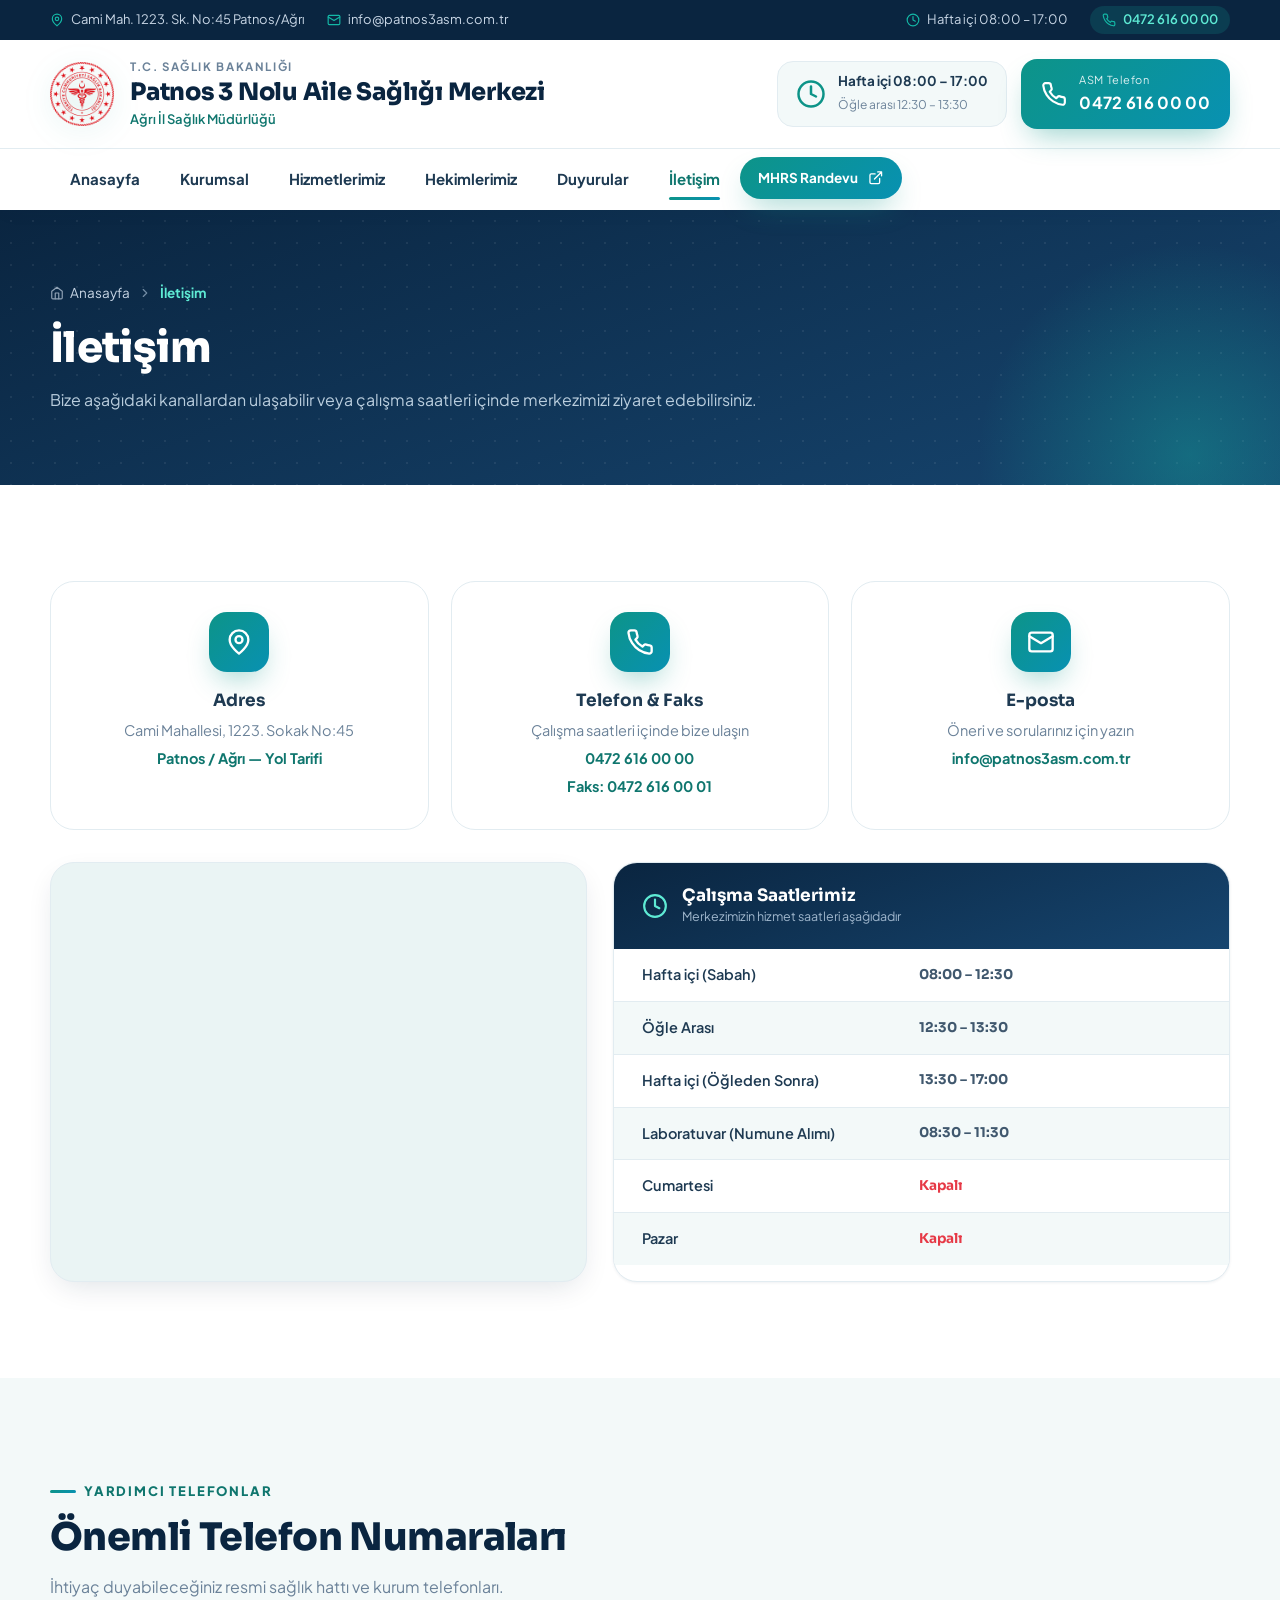
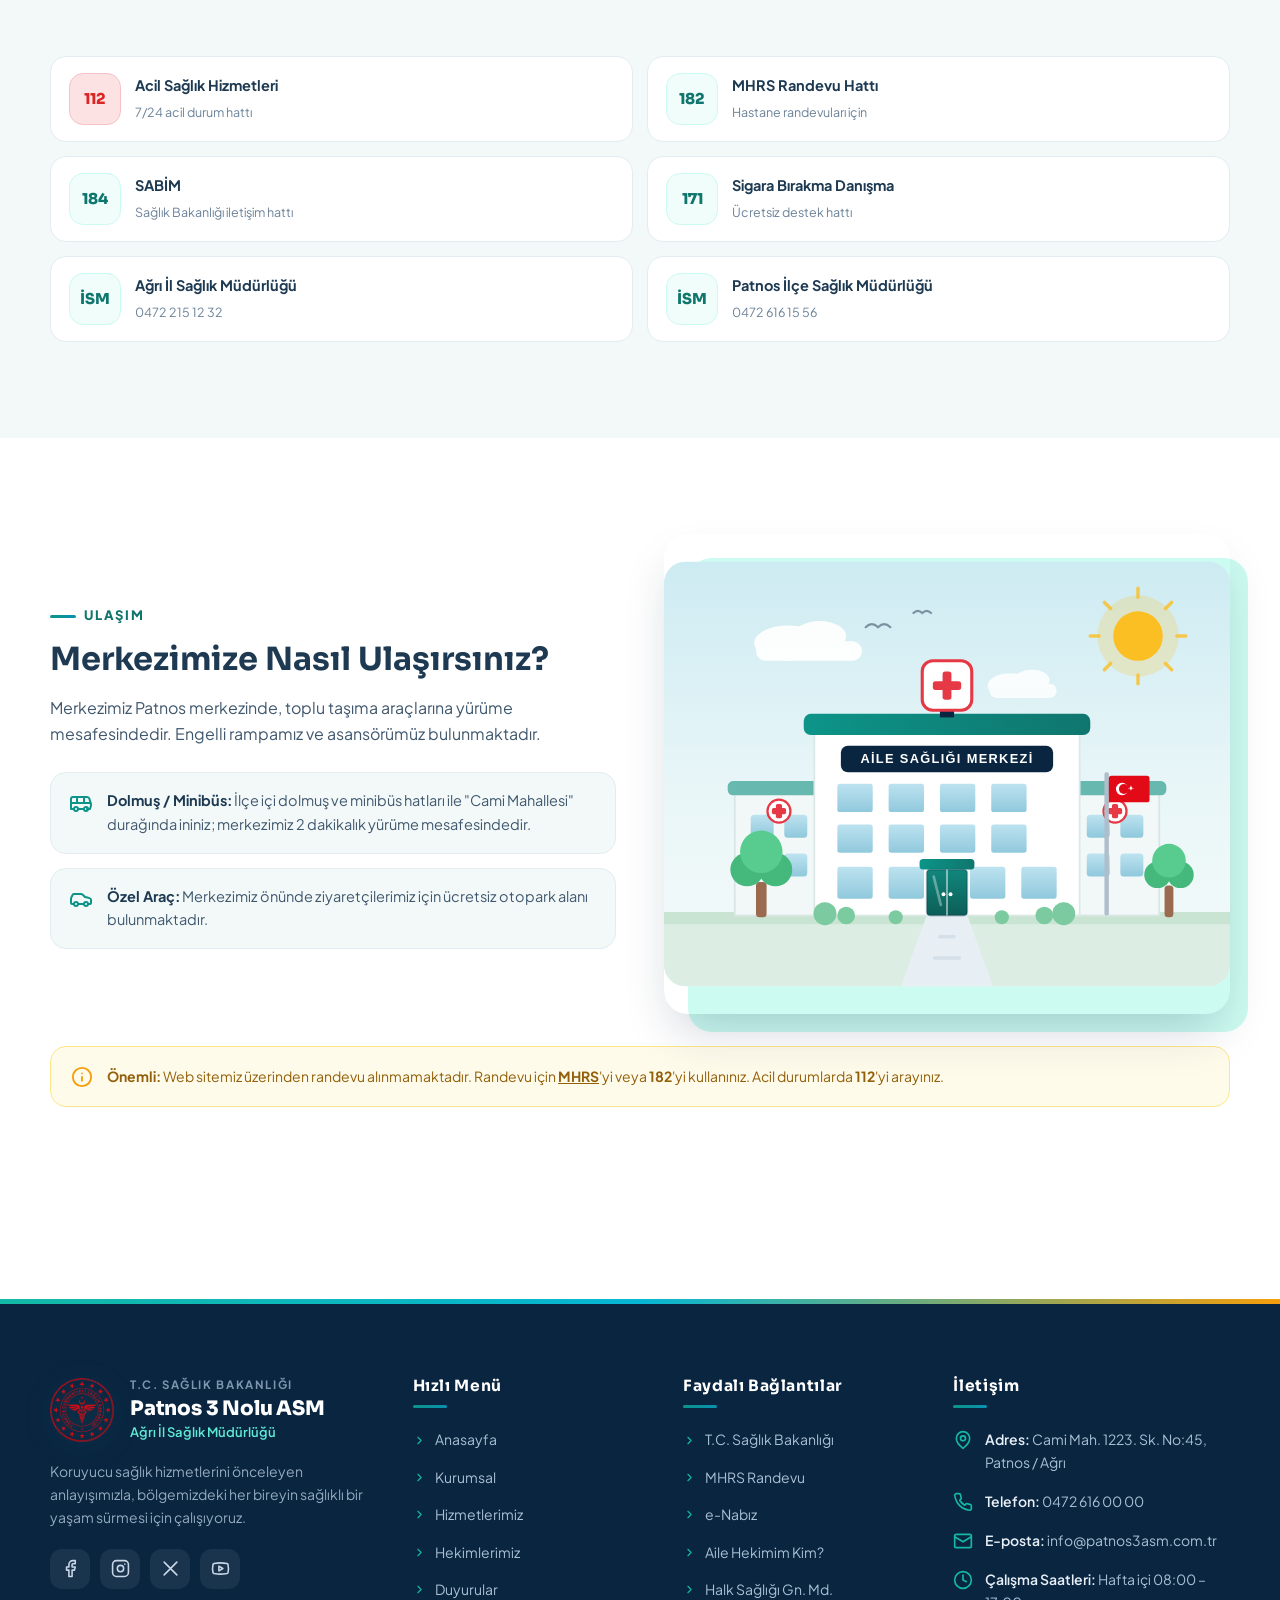
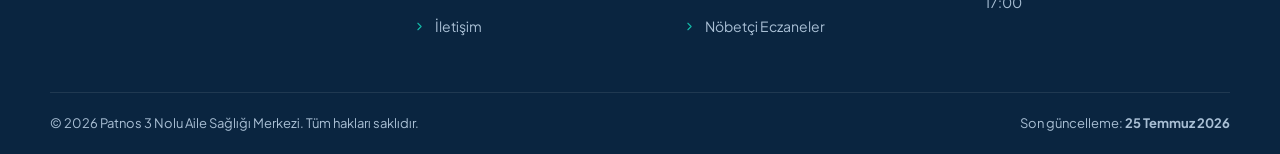
<file: iletisim.html>
<!DOCTYPE html>
<html lang="tr">
<head>
  <meta charset="UTF-8">
  <meta name="viewport" content="width=device-width, initial-scale=1.0">
  <title>İletişim — Patnos 3 Nolu Aile Sağlığı Merkezi</title>
  <meta name="description" content="Patnos 3 Nolu Aile Sağlığı Merkezi iletişim bilgileri, adres, telefon, çalışma saatleri, ulaşım ve harita.">
  <link rel="icon" type="image/svg+xml" href="assets/img/tcsb-logo.png">
  <link rel="preconnect" href="https://fonts.googleapis.com">
  <link rel="preconnect" href="https://fonts.gstatic.com" crossorigin>
  <link href="https://fonts.googleapis.com/css2?family=Plus+Jakarta+Sans:wght@400;500;600;700;800&family=Sora:wght@600;700;800&display=swap" rel="stylesheet">
  <link rel="stylesheet" href="assets/css/style.css">
</head>
<body>

  <!-- ======================= ÜST BİLGİ ÇUBUĞU ======================= -->
  <div class="topbar">
    <div class="container topbar__inner">
      <div class="topbar__group topbar__group--left">
        <span class="topbar__item topbar__item--address">
          <svg class="icon" viewBox="0 0 24 24"><path d="M20 10c0 6-8 12-8 12s-8-6-8-12a8 8 0 0 1 16 0Z"/><circle cx="12" cy="10" r="3"/></svg>
          Cami Mah. 1223. Sk. No:45 Patnos/Ağrı
        </span>
        <a class="topbar__item" href="mailto:info@patnos3asm.com.tr">
          <svg class="icon" viewBox="0 0 24 24"><rect x="2" y="4" width="20" height="16" rx="2"/><path d="m22 7-10 6L2 7"/></svg>
          info@patnos3asm.com.tr
        </a>
      </div>
      <div class="topbar__group">
        <span class="topbar__item">
          <svg class="icon" viewBox="0 0 24 24"><circle cx="12" cy="12" r="10"/><path d="M12 6v6l4 2"/></svg>
          Hafta içi 08:00 – 17:00
        </span>
        <a class="topbar__item topbar__pill" href="tel:04726160000">
          <svg class="icon" viewBox="0 0 24 24"><path d="M22 16.92v3a2 2 0 0 1-2.18 2 19.79 19.79 0 0 1-8.63-3.07 19.5 19.5 0 0 1-6-6A19.79 19.79 0 0 1 2.12 4.18 2 2 0 0 1 4.11 2h3a2 2 0 0 1 2 1.72c.13.96.36 1.9.7 2.81a2 2 0 0 1-.45 2.11L8.09 9.91a16 16 0 0 0 6 6l1.27-1.27a2 2 0 0 1 2.11-.45c.91.34 1.85.57 2.81.7A2 2 0 0 1 22 16.92z"/></svg>
          0472 616 00 00
        </a>
      </div>
    </div>
  </div>

  <!-- ============================ HEADER ============================ -->
  <header class="site-header">
    <div class="container site-header__inner">
      <a class="brand" href="index.html" aria-label="Patnos 3 Nolu Aile Sağlığı Merkezi anasayfa">
        <img class="brand__logo" src="assets/img/tcsb-logo.png" alt="T.C. Sağlık Bakanlığı kurum logosu" width="64" height="64">
        <span class="brand__text">
          <span class="brand__gov">T.C. Sağlık Bakanlığı</span>
          <span class="brand__name">Patnos 3 Nolu Aile Sağlığı Merkezi</span>
          <span class="brand__sub">Ağrı İl Sağlık Müdürlüğü</span>
        </span>
      </a>
      <div class="header__meta">
        <div class="header__hours">
          <svg class="icon" viewBox="0 0 24 24"><circle cx="12" cy="12" r="10"/><path d="M12 6v6l4 2"/></svg>
          <div>
            <b>Hafta içi 08:00 – 17:00</b>
            <span>Öğle arası 12:30 – 13:30</span>
          </div>
        </div>
        <a class="header__phone" href="tel:04726160000">
          <svg class="icon" viewBox="0 0 24 24"><path d="M22 16.92v3a2 2 0 0 1-2.18 2 19.79 19.79 0 0 1-8.63-3.07 19.5 19.5 0 0 1-6-6A19.79 19.79 0 0 1 2.12 4.18 2 2 0 0 1 4.11 2h3a2 2 0 0 1 2 1.72c.13.96.36 1.9.7 2.81a2 2 0 0 1-.45 2.11L8.09 9.91a16 16 0 0 0 6 6l1.27-1.27a2 2 0 0 1 2.11-.45c.91.34 1.85.57 2.81.7A2 2 0 0 1 22 16.92z"/></svg>
          <div>
            <small>ASM Telefon</small>
            <b>0472 616 00 00</b>
          </div>
        </a>
      </div>
    </div>
  </header>

  <!-- =========================== ANA MENÜ =========================== -->
  <nav class="main-nav" aria-label="Ana menü">
    <div class="container main-nav__inner">
      <button class="nav-toggle" aria-expanded="false" aria-label="Menüyü aç veya kapat">
        <svg class="icon nav-toggle__open" viewBox="0 0 24 24"><path d="M4 6h16M4 12h16M4 18h16"/></svg>
        <svg class="icon nav-toggle__close" viewBox="0 0 24 24"><path d="M18 6 6 18M6 6l12 12"/></svg>
      </button>
      <ul class="main-nav__list">
        <li><a class="main-nav__link" href="index.html">Anasayfa</a></li>
        <li><a class="main-nav__link" href="kurumsal.html">Kurumsal</a></li>
        <li><a class="main-nav__link" href="hizmetlerimiz.html">Hizmetlerimiz</a></li>
        <li><a class="main-nav__link" href="hekimlerimiz.html">Hekimlerimiz</a></li>
        <li><a class="main-nav__link" href="duyurular.html">Duyurular</a></li>
        <li><a class="main-nav__link main-nav__link--active" href="iletisim.html" aria-current="page">İletişim</a></li>
        <li>
          <a class="btn btn--primary btn--sm nav-cta" href="https://mhrs.gov.tr" target="_blank" rel="noopener">
            MHRS Randevu
            <svg class="icon" viewBox="0 0 24 24"><path d="M15 3h6v6M10 14 21 3"/><path d="M18 13v6a2 2 0 0 1-2 2H5a2 2 0 0 1-2-2V8a2 2 0 0 1 2-2h6"/></svg>
          </a>
        </li>
      </ul>
    </div>
  </nav>

  <main>
    <!-- ========================= SAYFA BAŞLIĞI ======================= -->
    <section class="page-hero">
      <div class="container page-hero__inner">
        <nav class="breadcrumb" aria-label="Sayfa yolu">
          <a href="index.html">
            <svg class="icon" viewBox="0 0 24 24"><path d="m3 9 9-7 9 7v11a2 2 0 0 1-2 2H5a2 2 0 0 1-2-2z"/><path d="M9 22V12h6v10"/></svg>
            Anasayfa
          </a>
          <svg class="icon" viewBox="0 0 24 24"><path d="m9 18 6-6-6-6"/></svg>
          <span aria-current="page">İletişim</span>
        </nav>
        <h1>İletişim</h1>
        <p>Bize aşağıdaki kanallardan ulaşabilir veya çalışma saatleri içinde merkezimizi ziyaret edebilirsiniz.</p>
      </div>
    </section>

    <!-- ======================= İLETİŞİM KARTLARI ===================== -->
    <section class="section">
      <div class="container">
        <div class="contact-grid">
          <div class="contact-card reveal">
            <span class="contact-card__icon">
              <svg class="icon" viewBox="0 0 24 24"><path d="M20 10c0 6-8 12-8 12s-8-6-8-12a8 8 0 0 1 16 0Z"/><circle cx="12" cy="10" r="3"/></svg>
            </span>
            <h3>Adres</h3>
            <p>Cami Mahallesi, 1223. Sokak No:45</p>
            <a href="https://www.openstreetmap.org/?mlat=39.2356&amp;mlon=42.8643#map=16/39.2356/42.8643" target="_blank" rel="noopener">Patnos / Ağrı — Yol Tarifi</a>
          </div>
          <div class="contact-card reveal reveal--d1">
            <span class="contact-card__icon">
              <svg class="icon" viewBox="0 0 24 24"><path d="M22 16.92v3a2 2 0 0 1-2.18 2 19.79 19.79 0 0 1-8.63-3.07 19.5 19.5 0 0 1-6-6A19.79 19.79 0 0 1 2.12 4.18 2 2 0 0 1 4.11 2h3a2 2 0 0 1 2 1.72c.13.96.36 1.9.7 2.81a2 2 0 0 1-.45 2.11L8.09 9.91a16 16 0 0 0 6 6l1.27-1.27a2 2 0 0 1 2.11-.45c.91.34 1.85.57 2.81.7A2 2 0 0 1 22 16.92z"/></svg>
            </span>
            <h3>Telefon &amp; Faks</h3>
            <p>Çalışma saatleri içinde bize ulaşın</p>
            <a href="tel:04726160000">0472 616 00 00</a>
            <a href="tel:04726160001">Faks: 0472 616 00 01</a>
          </div>
          <div class="contact-card reveal reveal--d2">
            <span class="contact-card__icon">
              <svg class="icon" viewBox="0 0 24 24"><rect x="2" y="4" width="20" height="16" rx="2"/><path d="m22 7-10 6L2 7"/></svg>
            </span>
            <h3>E-posta</h3>
            <p>Öneri ve sorularınız için yazın</p>
            <a href="mailto:info@patnos3asm.com.tr">info@patnos3asm.com.tr</a>
          </div>
        </div>

        <!-- Harita + çalışma saatleri -->
        <div class="contact-split mt-4">
          <div class="map-wrap reveal">
            <iframe
              title="Patnos 3 Nolu Aile Sağlığı Merkezi konum haritası"
              src="https://www.openstreetmap.org/export/embed.html?bbox=42.8443%2C39.2256%2C42.8843%2C39.2456&amp;layer=mapnik&amp;marker=39.2356%2C42.8643"
              loading="lazy" referrerpolicy="no-referrer-when-downgrade"></iframe>
          </div>
          <div class="hours-card reveal reveal--d1">
            <div class="hours-card__head">
              <svg class="icon" viewBox="0 0 24 24"><circle cx="12" cy="12" r="10"/><path d="M12 6v6l4 2"/></svg>
              <div>
                <h3>Çalışma Saatlerimiz</h3>
                <span>Merkezimizin hizmet saatleri aşağıdadır</span>
              </div>
            </div>
            <table class="hours-table">
              <tbody>
                <tr><th scope="row">Hafta içi (Sabah)</th><td>08:00 – 12:30</td></tr>
                <tr><th scope="row">Öğle Arası</th><td>12:30 – 13:30</td></tr>
                <tr><th scope="row">Hafta içi (Öğleden Sonra)</th><td>13:30 – 17:00</td></tr>
                <tr><th scope="row">Laboratuvar (Numune Alımı)</th><td>08:30 – 11:30</td></tr>
                <tr><th scope="row">Cumartesi</th><td class="is-closed">Kapalı</td></tr>
                <tr><th scope="row">Pazar</th><td class="is-closed">Kapalı</td></tr>
              </tbody>
            </table>
          </div>
        </div>
      </div>
    </section>

    <!-- ======================= ÖNEMLİ TELEFONLAR ===================== -->
    <section class="section section--soft">
      <div class="container">
        <div class="section-head reveal">
          <span class="section-head__eyebrow">Yardımcı Telefonlar</span>
          <h2>Önemli Telefon Numaraları</h2>
          <p>İhtiyaç duyabileceğiniz resmi sağlık hattı ve kurum telefonları.</p>
        </div>
        <div class="phone-list">
          <a href="tel:112" class="is-emergency reveal">
            <span class="num">112</span>
            <div><b>Acil Sağlık Hizmetleri</b><span>7/24 acil durum hattı</span></div>
          </a>
          <a href="tel:182" class="reveal reveal--d1">
            <span class="num">182</span>
            <div><b>MHRS Randevu Hattı</b><span>Hastane randevuları için</span></div>
          </a>
          <a href="tel:184" class="reveal reveal--d2">
            <span class="num">184</span>
            <div><b>SABİM</b><span>Sağlık Bakanlığı iletişim hattı</span></div>
          </a>
          <a href="tel:171" class="reveal reveal--d3">
            <span class="num">171</span>
            <div><b>Sigara Bırakma Danışma</b><span>Ücretsiz destek hattı</span></div>
          </a>
          <a href="tel:04722151232" class="reveal">
            <span class="num">İSM</span>
            <div><b>Ağrı İl Sağlık Müdürlüğü</b><span>0472 215 12 32</span></div>
          </a>
          <a href="tel:04726161556" class="reveal reveal--d1">
            <span class="num">İSM</span>
            <div><b>Patnos İlçe Sağlık Müdürlüğü</b><span>0472 616 15 56</span></div>
          </a>
        </div>
      </div>
    </section>

    <!-- ========================== ULAŞIM ============================= -->
    <section class="section">
      <div class="container">
        <div class="split">
          <div class="split__body reveal">
            <span class="section-head__eyebrow">Ulaşım</span>
            <h2>Merkezimize Nasıl Ulaşırsınız?</h2>
            <p>
              Merkezimiz Patnos merkezinde, toplu taşıma araçlarına yürüme mesafesindedir.
              Engelli rampamız ve asansörümüz bulunmaktadır.
            </p>
            <ul class="transport-list mt-3">
              <li>
                <svg class="icon" viewBox="0 0 24 24"><path d="M8 6v6M15 6v6M2 12h19.6"/><path d="M18 18h3s.5-1.7.8-2.8c.1-.4.2-.8.2-1.2 0-.4-.1-.8-.2-1.2l-1.4-5C20.1 6.8 19.1 6 18 6H4a2 2 0 0 0-2 2v10h3"/><circle cx="7" cy="18" r="2"/><circle cx="17" cy="18" r="2"/><path d="M9 18h5"/></svg>
                <div><b>Dolmuş / Minibüs:</b> İlçe içi dolmuş ve minibüs hatları ile "Cami Mahallesi" durağında ininiz; merkezimiz 2 dakikalık yürüme mesafesindedir.</div>
              </li>
              <li>
                <svg class="icon" viewBox="0 0 24 24"><path d="M19 17h2c.6 0 1-.4 1-1v-3c0-.9-.7-1.7-1.5-1.9C18.7 10.6 16 10 16 10s-1.3-1.4-2.2-2.3c-.5-.4-1.1-.7-1.8-.7H5c-.6 0-1.1.4-1.4.9l-1.4 2.9A3.7 3.7 0 0 0 2 12v4c0 .6.4 1 1 1h2"/><circle cx="7" cy="17" r="2"/><path d="M9 17h6"/><circle cx="17" cy="17" r="2"/></svg>
                <div><b>Özel Araç:</b> Merkezimiz önünde ziyaretçilerimiz için ücretsiz otopark alanı bulunmaktadır.</div>
              </li>
            </ul>
          </div>
          <div class="split__media reveal reveal--d1">
            <img src="assets/img/hero-building.svg" alt="Patnos 3 Nolu Aile Sağlığı Merkezi binasının dış görünümü" width="640" height="480" loading="lazy">
          </div>
        </div>

        <div class="note-box mt-4 reveal">
          <svg class="icon" viewBox="0 0 24 24"><circle cx="12" cy="12" r="10"/><path d="M12 16v-4M12 8h.01"/></svg>
          <div>
            <b>Önemli:</b> Web sitemiz üzerinden randevu alınmamaktadır. Randevu için
            <a href="https://mhrs.gov.tr" target="_blank" rel="noopener" style="text-decoration: underline; font-weight: 700;">MHRS</a>'yi
            veya <b>182</b>'yi kullanınız. Acil durumlarda <b>112</b>'yi arayınız.
          </div>
        </div>
      </div>
    </section>
  </main>

  <!-- ============================ FOOTER ============================ -->
  <footer class="site-footer">
    <div class="footer-cta-line"></div>
    <div class="container">
      <div class="footer-grid">
        <div class="footer__brand">
          <a class="brand" href="index.html">
            <img class="brand__logo" src="assets/img/tcsb-logo.png" alt="" width="64" height="64">
            <span class="brand__text">
              <span class="brand__gov">T.C. Sağlık Bakanlığı</span>
              <span class="brand__name">Patnos 3 Nolu ASM</span>
              <span class="brand__sub">Ağrı İl Sağlık Müdürlüğü</span>
            </span>
          </a>
          <p class="footer__about">
            Koruyucu sağlık hizmetlerini önceleyen anlayışımızla, bölgemizdeki her bireyin
            sağlıklı bir yaşam sürmesi için çalışıyoruz.
          </p>
          <div class="footer__social">
            <a href="#" aria-label="Facebook"><svg class="icon" viewBox="0 0 24 24"><path d="M18 2h-3a5 5 0 0 0-5 5v3H7v4h3v8h4v-8h3l1-4h-4V7a1 1 0 0 1 1-1h3z"/></svg></a>
            <a href="#" aria-label="Instagram"><svg class="icon" viewBox="0 0 24 24"><rect x="2" y="2" width="20" height="20" rx="5"/><circle cx="12" cy="12" r="4"/><path d="M17.5 6.5h.01"/></svg></a>
            <a href="#" aria-label="X (Twitter)"><svg class="icon" viewBox="0 0 24 24"><path d="M4 4l16 16M20 4L4 20"/></svg></a>
            <a href="#" aria-label="YouTube"><svg class="icon" viewBox="0 0 24 24"><path d="M2.5 17a24.12 24.12 0 0 1 0-10 2 2 0 0 1 1.4-1.4 49.56 49.56 0 0 1 16.2 0A2 2 0 0 1 21.5 7a24.12 24.12 0 0 1 0 10 2 2 0 0 1-1.4 1.4 49.55 49.55 0 0 1-16.2 0A2 2 0 0 1 2.5 17"/><path d="m10 15 5-3-5-3z"/></svg></a>
          </div>
        </div>

        <nav aria-label="Hızlı menü">
          <h3 class="footer__title">Hızlı Menü</h3>
          <ul class="footer__links">
            <li><a href="index.html"><svg class="icon" viewBox="0 0 24 24"><path d="m9 18 6-6-6-6"/></svg>Anasayfa</a></li>
            <li><a href="kurumsal.html"><svg class="icon" viewBox="0 0 24 24"><path d="m9 18 6-6-6-6"/></svg>Kurumsal</a></li>
            <li><a href="hizmetlerimiz.html"><svg class="icon" viewBox="0 0 24 24"><path d="m9 18 6-6-6-6"/></svg>Hizmetlerimiz</a></li>
            <li><a href="hekimlerimiz.html"><svg class="icon" viewBox="0 0 24 24"><path d="m9 18 6-6-6-6"/></svg>Hekimlerimiz</a></li>
            <li><a href="duyurular.html"><svg class="icon" viewBox="0 0 24 24"><path d="m9 18 6-6-6-6"/></svg>Duyurular</a></li>
            <li><a href="iletisim.html"><svg class="icon" viewBox="0 0 24 24"><path d="m9 18 6-6-6-6"/></svg>İletişim</a></li>
          </ul>
        </nav>

        <nav aria-label="Faydalı bağlantılar">
          <h3 class="footer__title">Faydalı Bağlantılar</h3>
          <ul class="footer__links">
            <li><a href="https://www.saglik.gov.tr" target="_blank" rel="noopener"><svg class="icon" viewBox="0 0 24 24"><path d="m9 18 6-6-6-6"/></svg>T.C. Sağlık Bakanlığı</a></li>
            <li><a href="https://mhrs.gov.tr" target="_blank" rel="noopener"><svg class="icon" viewBox="0 0 24 24"><path d="m9 18 6-6-6-6"/></svg>MHRS Randevu</a></li>
            <li><a href="https://enabiz.gov.tr" target="_blank" rel="noopener"><svg class="icon" viewBox="0 0 24 24"><path d="m9 18 6-6-6-6"/></svg>e-Nabız</a></li>
            <li><a href="https://www.turkiye.gov.tr/aile-hekim-bilgisi" target="_blank" rel="noopener"><svg class="icon" viewBox="0 0 24 24"><path d="m9 18 6-6-6-6"/></svg>Aile Hekimim Kim?</a></li>
            <li><a href="https://hsgm.saglik.gov.tr" target="_blank" rel="noopener"><svg class="icon" viewBox="0 0 24 24"><path d="m9 18 6-6-6-6"/></svg>Halk Sağlığı Gn. Md.</a></li>
            <li><a href="https://www.agrieo.org.tr/nobetci-eczaneler" target="_blank" rel="noopener"><svg class="icon" viewBox="0 0 24 24"><path d="m9 18 6-6-6-6"/></svg>Nöbetçi Eczaneler</a></li>
          </ul>
        </nav>

        <div>
          <h3 class="footer__title">İletişim</h3>
          <ul class="footer__contact">
            <li>
              <svg class="icon" viewBox="0 0 24 24"><path d="M20 10c0 6-8 12-8 12s-8-6-8-12a8 8 0 0 1 16 0Z"/><circle cx="12" cy="10" r="3"/></svg>
              <span><b>Adres:</b> Cami Mah. 1223. Sk. No:45, Patnos / Ağrı</span>
            </li>
            <li>
              <svg class="icon" viewBox="0 0 24 24"><path d="M22 16.92v3a2 2 0 0 1-2.18 2 19.79 19.79 0 0 1-8.63-3.07 19.5 19.5 0 0 1-6-6A19.79 19.79 0 0 1 2.12 4.18 2 2 0 0 1 4.11 2h3a2 2 0 0 1 2 1.72c.13.96.36 1.9.7 2.81a2 2 0 0 1-.45 2.11L8.09 9.91a16 16 0 0 0 6 6l1.27-1.27a2 2 0 0 1 2.11-.45c.91.34 1.85.57 2.81.7A2 2 0 0 1 22 16.92z"/></svg>
              <span><b>Telefon:</b> <a href="tel:04726160000">0472 616 00 00</a></span>
            </li>
            <li>
              <svg class="icon" viewBox="0 0 24 24"><rect x="2" y="4" width="20" height="16" rx="2"/><path d="m22 7-10 6L2 7"/></svg>
              <span><b>E-posta:</b> <a href="mailto:info@patnos3asm.com.tr">info@patnos3asm.com.tr</a></span>
            </li>
            <li>
              <svg class="icon" viewBox="0 0 24 24"><circle cx="12" cy="12" r="10"/><path d="M12 6v6l4 2"/></svg>
              <span><b>Çalışma Saatleri:</b> Hafta içi 08:00 – 17:00</span>
            </li>
          </ul>
        </div>
      </div>

      <div class="footer-bottom">
        <div class="footer-bottom__inner">
          <span>© <span data-year>2026</span> Patnos 3 Nolu Aile Sağlığı Merkezi. Tüm hakları saklıdır.</span>
          <span>Son güncelleme: <b>25 Temmuz 2026</b></span>
        </div>
      </div>
    </div>
  </footer>

  <button class="to-top" aria-label="Sayfanın başına dön">
    <svg class="icon" viewBox="0 0 24 24"><path d="M12 19V5M5 12l7-7 7 7"/></svg>
  </button>

  <script src="assets/js/main.js"></script>
</body>
</html>
</file>
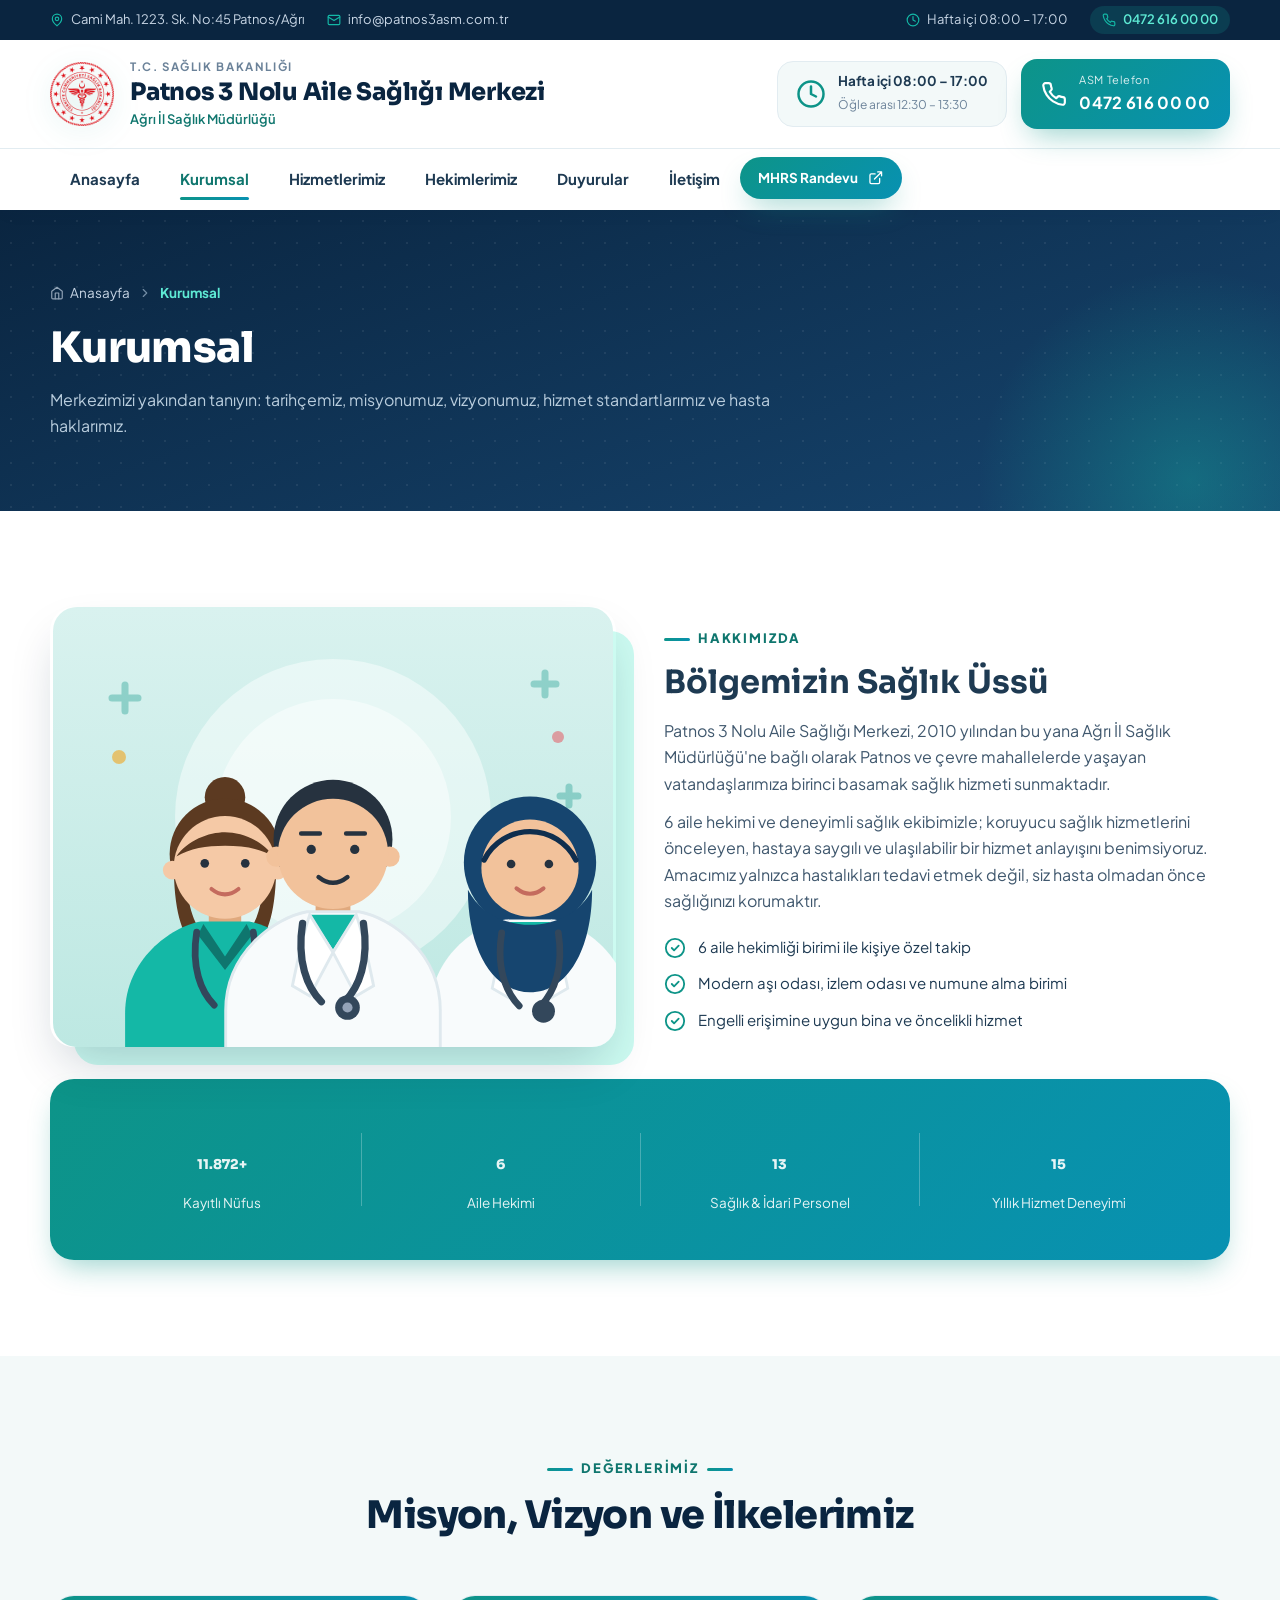
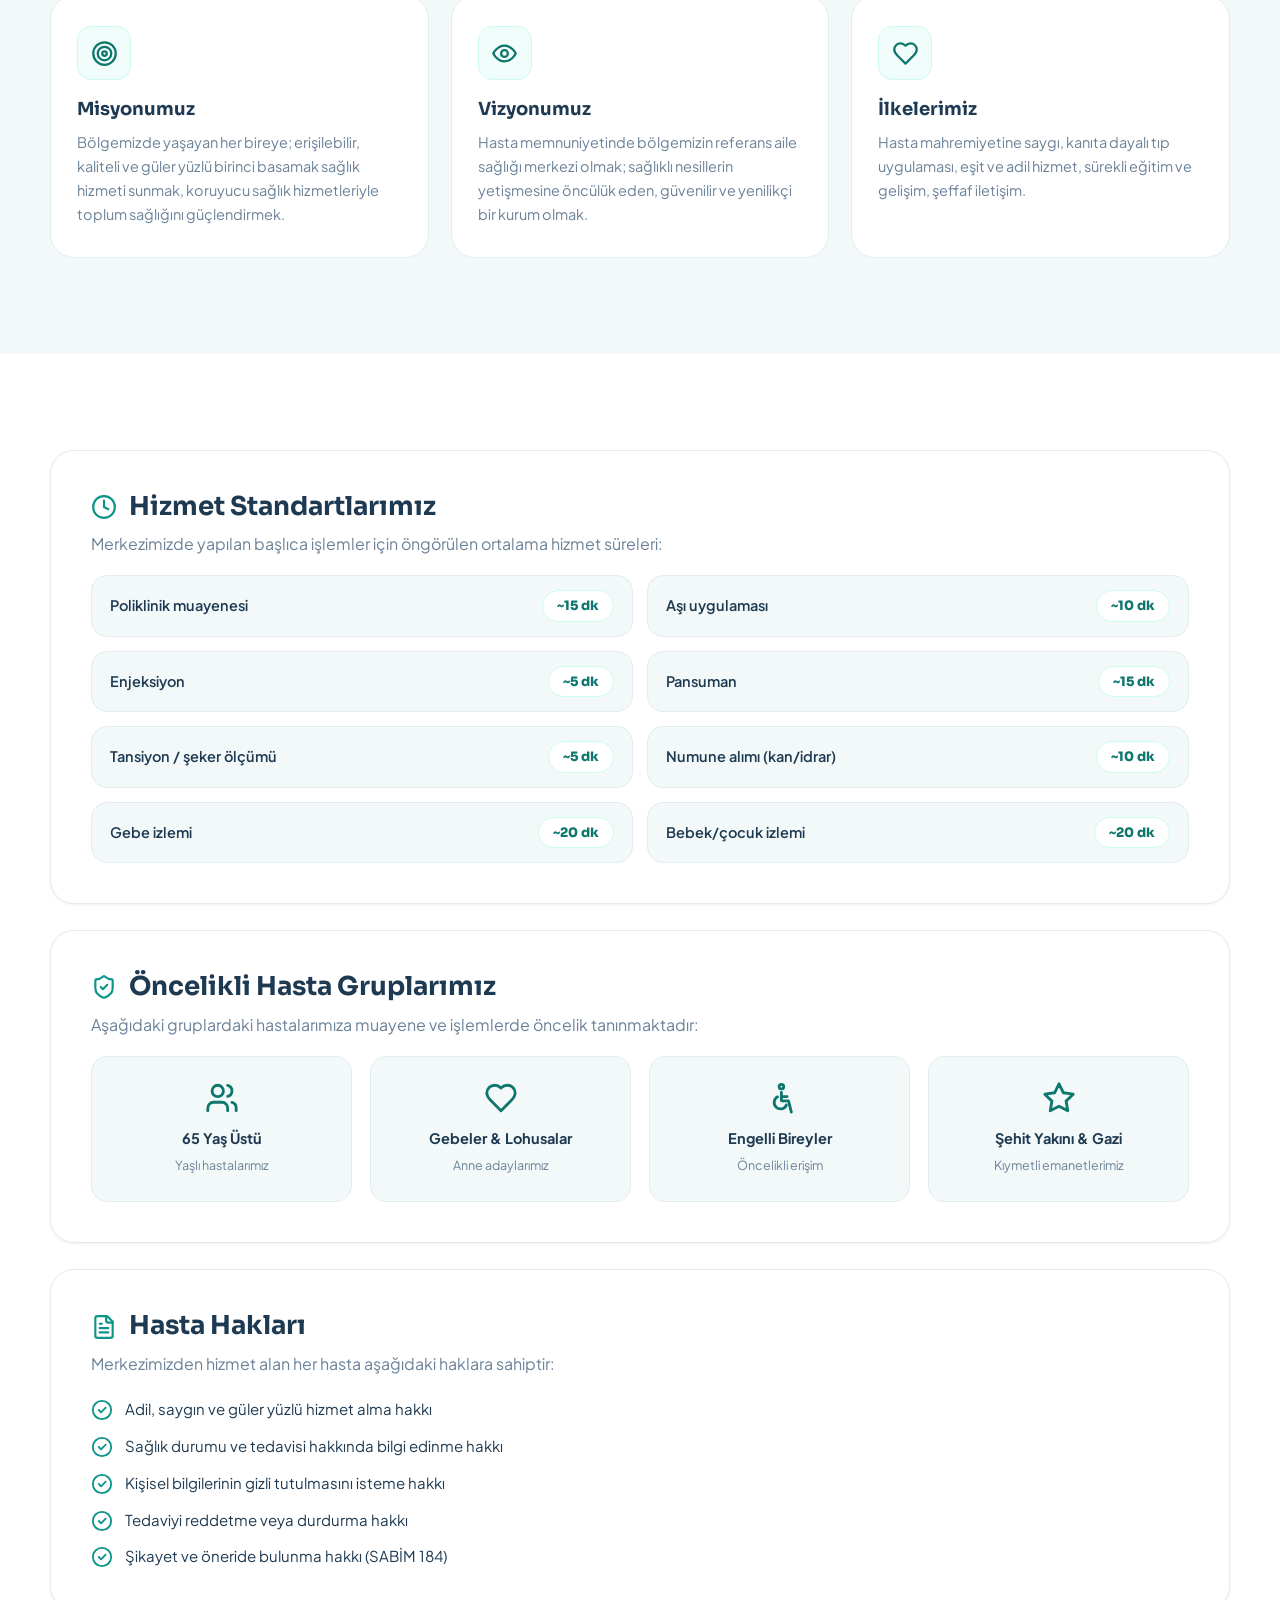
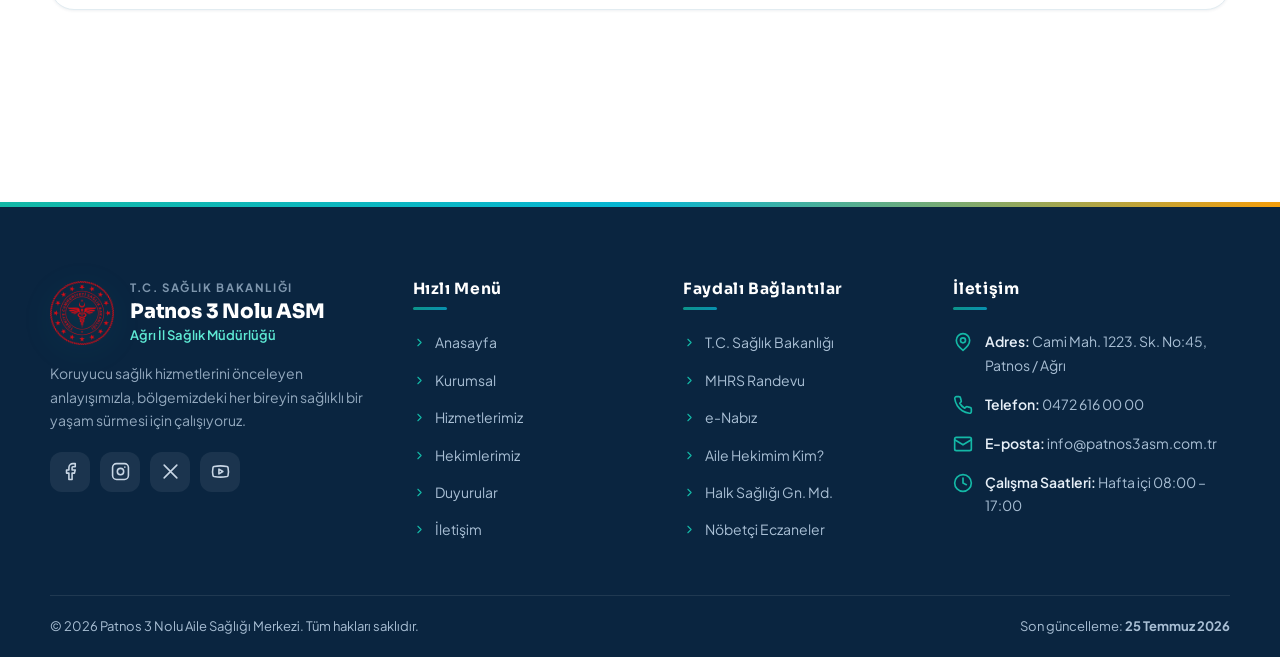
<file: kurumsal.html>
<!DOCTYPE html>
<html lang="tr">
<head>
  <meta charset="UTF-8">
  <meta name="viewport" content="width=device-width, initial-scale=1.0">
  <title>Kurumsal — Patnos 3 Nolu Aile Sağlığı Merkezi</title>
  <meta name="description" content="Patnos 3 Nolu Aile Sağlığı Merkezi hakkında: tarihçemiz, misyonumuz, vizyonumuz, hizmet standartlarımız ve hasta hakları.">
  <link rel="icon" type="image/svg+xml" href="assets/img/tcsb-logo.png">
  <link rel="preconnect" href="https://fonts.googleapis.com">
  <link rel="preconnect" href="https://fonts.gstatic.com" crossorigin>
  <link href="https://fonts.googleapis.com/css2?family=Plus+Jakarta+Sans:wght@400;500;600;700;800&family=Sora:wght@600;700;800&display=swap" rel="stylesheet">
  <link rel="stylesheet" href="assets/css/style.css">
</head>
<body>

  <!-- ======================= ÜST BİLGİ ÇUBUĞU ======================= -->
  <div class="topbar">
    <div class="container topbar__inner">
      <div class="topbar__group topbar__group--left">
        <span class="topbar__item topbar__item--address">
          <svg class="icon" viewBox="0 0 24 24"><path d="M20 10c0 6-8 12-8 12s-8-6-8-12a8 8 0 0 1 16 0Z"/><circle cx="12" cy="10" r="3"/></svg>
          Cami Mah. 1223. Sk. No:45 Patnos/Ağrı
        </span>
        <a class="topbar__item" href="mailto:info@patnos3asm.com.tr">
          <svg class="icon" viewBox="0 0 24 24"><rect x="2" y="4" width="20" height="16" rx="2"/><path d="m22 7-10 6L2 7"/></svg>
          info@patnos3asm.com.tr
        </a>
      </div>
      <div class="topbar__group">
        <span class="topbar__item">
          <svg class="icon" viewBox="0 0 24 24"><circle cx="12" cy="12" r="10"/><path d="M12 6v6l4 2"/></svg>
          Hafta içi 08:00 – 17:00
        </span>
        <a class="topbar__item topbar__pill" href="tel:04726160000">
          <svg class="icon" viewBox="0 0 24 24"><path d="M22 16.92v3a2 2 0 0 1-2.18 2 19.79 19.79 0 0 1-8.63-3.07 19.5 19.5 0 0 1-6-6A19.79 19.79 0 0 1 2.12 4.18 2 2 0 0 1 4.11 2h3a2 2 0 0 1 2 1.72c.13.96.36 1.9.7 2.81a2 2 0 0 1-.45 2.11L8.09 9.91a16 16 0 0 0 6 6l1.27-1.27a2 2 0 0 1 2.11-.45c.91.34 1.85.57 2.81.7A2 2 0 0 1 22 16.92z"/></svg>
          0472 616 00 00
        </a>
      </div>
    </div>
  </div>

  <!-- ============================ HEADER ============================ -->
  <header class="site-header">
    <div class="container site-header__inner">
      <a class="brand" href="index.html" aria-label="Patnos 3 Nolu Aile Sağlığı Merkezi anasayfa">
        <img class="brand__logo" src="assets/img/tcsb-logo.png" alt="T.C. Sağlık Bakanlığı kurum logosu" width="64" height="64">
        <span class="brand__text">
          <span class="brand__gov">T.C. Sağlık Bakanlığı</span>
          <span class="brand__name">Patnos 3 Nolu Aile Sağlığı Merkezi</span>
          <span class="brand__sub">Ağrı İl Sağlık Müdürlüğü</span>
        </span>
      </a>
      <div class="header__meta">
        <div class="header__hours">
          <svg class="icon" viewBox="0 0 24 24"><circle cx="12" cy="12" r="10"/><path d="M12 6v6l4 2"/></svg>
          <div>
            <b>Hafta içi 08:00 – 17:00</b>
            <span>Öğle arası 12:30 – 13:30</span>
          </div>
        </div>
        <a class="header__phone" href="tel:04726160000">
          <svg class="icon" viewBox="0 0 24 24"><path d="M22 16.92v3a2 2 0 0 1-2.18 2 19.79 19.79 0 0 1-8.63-3.07 19.5 19.5 0 0 1-6-6A19.79 19.79 0 0 1 2.12 4.18 2 2 0 0 1 4.11 2h3a2 2 0 0 1 2 1.72c.13.96.36 1.9.7 2.81a2 2 0 0 1-.45 2.11L8.09 9.91a16 16 0 0 0 6 6l1.27-1.27a2 2 0 0 1 2.11-.45c.91.34 1.85.57 2.81.7A2 2 0 0 1 22 16.92z"/></svg>
          <div>
            <small>ASM Telefon</small>
            <b>0472 616 00 00</b>
          </div>
        </a>
      </div>
    </div>
  </header>

  <!-- =========================== ANA MENÜ =========================== -->
  <nav class="main-nav" aria-label="Ana menü">
    <div class="container main-nav__inner">
      <button class="nav-toggle" aria-expanded="false" aria-label="Menüyü aç veya kapat">
        <svg class="icon nav-toggle__open" viewBox="0 0 24 24"><path d="M4 6h16M4 12h16M4 18h16"/></svg>
        <svg class="icon nav-toggle__close" viewBox="0 0 24 24"><path d="M18 6 6 18M6 6l12 12"/></svg>
      </button>
      <ul class="main-nav__list">
        <li><a class="main-nav__link" href="index.html">Anasayfa</a></li>
        <li><a class="main-nav__link main-nav__link--active" href="kurumsal.html" aria-current="page">Kurumsal</a></li>
        <li><a class="main-nav__link" href="hizmetlerimiz.html">Hizmetlerimiz</a></li>
        <li><a class="main-nav__link" href="hekimlerimiz.html">Hekimlerimiz</a></li>
        <li><a class="main-nav__link" href="duyurular.html">Duyurular</a></li>
        <li><a class="main-nav__link" href="iletisim.html">İletişim</a></li>
        <li>
          <a class="btn btn--primary btn--sm nav-cta" href="https://mhrs.gov.tr" target="_blank" rel="noopener">
            MHRS Randevu
            <svg class="icon" viewBox="0 0 24 24"><path d="M15 3h6v6M10 14 21 3"/><path d="M18 13v6a2 2 0 0 1-2 2H5a2 2 0 0 1-2-2V8a2 2 0 0 1 2-2h6"/></svg>
          </a>
        </li>
      </ul>
    </div>
  </nav>

  <main>
    <!-- ========================= SAYFA BAŞLIĞI ======================= -->
    <section class="page-hero">
      <div class="container page-hero__inner">
        <nav class="breadcrumb" aria-label="Sayfa yolu">
          <a href="index.html">
            <svg class="icon" viewBox="0 0 24 24"><path d="m3 9 9-7 9 7v11a2 2 0 0 1-2 2H5a2 2 0 0 1-2-2z"/><path d="M9 22V12h6v10"/></svg>
            Anasayfa
          </a>
          <svg class="icon" viewBox="0 0 24 24"><path d="m9 18 6-6-6-6"/></svg>
          <span aria-current="page">Kurumsal</span>
        </nav>
        <h1>Kurumsal</h1>
        <p>Merkezimizi yakından tanıyın: tarihçemiz, misyonumuz, vizyonumuz, hizmet standartlarımız ve hasta haklarımız.</p>
      </div>
    </section>

    <!-- ========================== HAKKIMIZDA ========================= -->
    <section class="section" id="hakkimizda">
      <div class="container">
        <div class="split">
          <div class="split__media reveal">
            <img src="assets/img/about-team.svg" alt="Patnos 3 Nolu Aile Sağlığı Merkezi sağlık ekibi illüstrasyonu" width="560" height="440">
          </div>
          <div class="split__body reveal reveal--d1">
            <span class="section-head__eyebrow">Hakkımızda</span>
            <h2>Bölgemizin Sağlık Üssü</h2>
            <p>
              Patnos 3 Nolu Aile Sağlığı Merkezi, 2010 yılından bu yana Ağrı İl Sağlık Müdürlüğü'ne
              bağlı olarak Patnos ve çevre mahallelerde yaşayan vatandaşlarımıza birinci basamak
              sağlık hizmeti sunmaktadır.
            </p>
            <p>
              6 aile hekimi ve deneyimli sağlık ekibimizle; koruyucu sağlık hizmetlerini
              önceleyen, hastaya saygılı ve ulaşılabilir bir hizmet anlayışını benimsiyoruz.
              Amacımız yalnızca hastalıkları tedavi etmek değil, siz hasta olmadan önce
              sağlığınızı korumaktır.
            </p>
            <ul class="check-list">
              <li>
                <svg class="icon" viewBox="0 0 24 24"><circle cx="12" cy="12" r="10"/><path d="m8.5 12 2.5 2.5 5-5"/></svg>
                6 aile hekimliği birimi ile kişiye özel takip
              </li>
              <li>
                <svg class="icon" viewBox="0 0 24 24"><circle cx="12" cy="12" r="10"/><path d="m8.5 12 2.5 2.5 5-5"/></svg>
                Modern aşı odası, izlem odası ve numune alma birimi
              </li>
              <li>
                <svg class="icon" viewBox="0 0 24 24"><circle cx="12" cy="12" r="10"/><path d="m8.5 12 2.5 2.5 5-5"/></svg>
                Engelli erişimine uygun bina ve öncelikli hizmet
              </li>
            </ul>
          </div>
        </div>

        <!-- İstatistikler -->
        <div class="stats-band mt-4 reveal" role="list" aria-label="Merkezimiz hakkında sayılar">
          <div class="stats-band__item" role="listitem">
            <b><span data-count="12500" data-suffix="+">12.500+</span></b>
            <span>Kayıtlı Nüfus</span>
          </div>
          <div class="stats-band__item" role="listitem">
            <b><span data-count="6">6</span></b>
            <span>Aile Hekimi</span>
          </div>
          <div class="stats-band__item" role="listitem">
            <b><span data-count="14">14</span></b>
            <span>Sağlık &amp; İdari Personel</span>
          </div>
          <div class="stats-band__item" role="listitem">
            <b><span data-count="16">16</span></b>
            <span>Yıllık Hizmet Deneyimi</span>
          </div>
        </div>
      </div>
    </section>

    <!-- ==================== MİSYON / VİZYON / DEĞERLER ================ -->
    <section class="section section--soft">
      <div class="container">
        <div class="section-head section-head--center reveal">
          <span class="section-head__eyebrow">Değerlerimiz</span>
          <h2>Misyon, Vizyon ve İlkelerimiz</h2>
        </div>
        <div class="mv-grid">
          <article class="mv-card reveal">
            <span class="mv-card__icon">
              <svg class="icon" viewBox="0 0 24 24"><circle cx="12" cy="12" r="10"/><circle cx="12" cy="12" r="6"/><circle cx="12" cy="12" r="2"/></svg>
            </span>
            <h3>Misyonumuz</h3>
            <p>
              Bölgemizde yaşayan her bireye; erişilebilir, kaliteli ve güler yüzlü birinci basamak
              sağlık hizmeti sunmak, koruyucu sağlık hizmetleriyle toplum sağlığını güçlendirmek.
            </p>
          </article>
          <article class="mv-card reveal reveal--d1">
            <span class="mv-card__icon">
              <svg class="icon" viewBox="0 0 24 24"><path d="M2 12s3.5-7 10-7 10 7 10 7-3.5 7-10 7-10-7-10-7Z"/><circle cx="12" cy="12" r="3"/></svg>
            </span>
            <h3>Vizyonumuz</h3>
            <p>
              Hasta memnuniyetinde bölgemizin referans aile sağlığı merkezi olmak; sağlıklı nesillerin
              yetişmesine öncülük eden, güvenilir ve yenilikçi bir kurum olmak.
            </p>
          </article>
          <article class="mv-card reveal reveal--d2">
            <span class="mv-card__icon">
              <svg class="icon" viewBox="0 0 24 24"><path d="M19 14c1.5-1.5 3-3.2 3-5.5A5.5 5.5 0 0 0 16.5 3c-1.8 0-3 .5-4.5 2-1.5-1.5-2.7-2-4.5-2A5.5 5.5 0 0 0 2 8.5c0 2.3 1.5 4 3 5.5l7 7Z"/></svg>
            </span>
            <h3>İlkelerimiz</h3>
            <p>
              Hasta mahremiyetine saygı, kanıta dayalı tıp uygulaması, eşit ve adil hizmet,
              sürekli eğitim ve gelişim, şeffaf iletişim.
            </p>
          </article>
        </div>
      </div>
    </section>

    <!-- ================= HİZMET STANDARTLARI & ÖNCELİK ================= -->
    <section class="section">
      <div class="container">
        <div class="panel reveal">
          <h2>
            <svg class="icon" viewBox="0 0 24 24"><circle cx="12" cy="12" r="10"/><path d="M12 6v6l4 2"/></svg>
            Hizmet Standartlarımız
          </h2>
          <p>Merkezimizde yapılan başlıca işlemler için öngörülen ortalama hizmet süreleri:</p>
          <div class="standards-grid">
            <div class="standard-item"><b>Poliklinik muayenesi</b><span>~15 dk</span></div>
            <div class="standard-item"><b>Aşı uygulaması</b><span>~10 dk</span></div>
            <div class="standard-item"><b>Enjeksiyon</b><span>~5 dk</span></div>
            <div class="standard-item"><b>Pansuman</b><span>~15 dk</span></div>
            <div class="standard-item"><b>Tansiyon / şeker ölçümü</b><span>~5 dk</span></div>
            <div class="standard-item"><b>Numune alımı (kan/idrar)</b><span>~10 dk</span></div>
            <div class="standard-item"><b>Gebe izlemi</b><span>~20 dk</span></div>
            <div class="standard-item"><b>Bebek/çocuk izlemi</b><span>~20 dk</span></div>
          </div>
        </div>

        <div class="panel reveal">
          <h2>
            <svg class="icon" viewBox="0 0 24 24"><path d="M20 13c0 5-3.5 7.5-7.7 8.9a1 1 0 0 1-.6 0C7.5 20.5 4 18 4 13V6a1 1 0 0 1 1-1c2 0 4.5-1.2 6.2-2.7a1.2 1.2 0 0 1 1.6 0C14.5 3.8 17 5 19 5a1 1 0 0 1 1 1z"/><path d="m9 12 2 2 4-4"/></svg>
            Öncelikli Hasta Gruplarımız
          </h2>
          <p>Aşağıdaki gruplardaki hastalarımıza muayene ve işlemlerde öncelik tanınmaktadır:</p>
          <div class="priority-grid">
            <div class="priority-card">
              <svg class="icon" viewBox="0 0 24 24"><path d="M16 21v-2a4 4 0 0 0-4-4H6a4 4 0 0 0-4 4v2"/><circle cx="9" cy="7" r="4"/><path d="M22 21v-2a4 4 0 0 0-3-3.87M16 3.13a4 4 0 0 1 0 7.75"/></svg>
              <b>65 Yaş Üstü</b>
              <span>Yaşlı hastalarımız</span>
            </div>
            <div class="priority-card">
              <svg class="icon" viewBox="0 0 24 24"><path d="M19 14c1.5-1.5 3-3.2 3-5.5A5.5 5.5 0 0 0 16.5 3c-1.8 0-3 .5-4.5 2-1.5-1.5-2.7-2-4.5-2A5.5 5.5 0 0 0 2 8.5c0 2.3 1.5 4 3 5.5l7 7Z"/></svg>
              <b>Gebeler &amp; Lohusalar</b>
              <span>Anne adaylarımız</span>
            </div>
            <div class="priority-card">
              <svg class="icon" viewBox="0 0 24 24"><circle cx="13" cy="4" r="1.6"/><path d="M13 8v6h5l2 8"/><path d="M13 11h4"/><path d="M16.5 17a4.5 4.5 0 1 1-6.2-5.8"/></svg>
              <b>Engelli Bireyler</b>
              <span>Öncelikli erişim</span>
            </div>
            <div class="priority-card">
              <svg class="icon" viewBox="0 0 24 24"><path d="m12 2 3.1 6.3 6.9 1-5 4.9 1.2 6.8L12 17.8 5.8 21l1.2-6.8-5-4.9 6.9-1z"/></svg>
              <b>Şehit Yakını &amp; Gazi</b>
              <span>Kıymetli emanetlerimiz</span>
            </div>
          </div>
        </div>

        <div class="panel reveal">
          <h2>
            <svg class="icon" viewBox="0 0 24 24"><path d="M15 2H6a2 2 0 0 0-2 2v16a2 2 0 0 0 2 2h12a2 2 0 0 0 2-2V7Z"/><path d="M14 2v4a2 2 0 0 0 2 2h4M10 9H8M16 13H8M16 17H8"/></svg>
            Hasta Hakları
          </h2>
          <p>Merkezimizden hizmet alan her hasta aşağıdaki haklara sahiptir:</p>
          <ul class="check-list">
            <li>
              <svg class="icon" viewBox="0 0 24 24"><circle cx="12" cy="12" r="10"/><path d="m8.5 12 2.5 2.5 5-5"/></svg>
              Adil, saygın ve güler yüzlü hizmet alma hakkı
            </li>
            <li>
              <svg class="icon" viewBox="0 0 24 24"><circle cx="12" cy="12" r="10"/><path d="m8.5 12 2.5 2.5 5-5"/></svg>
              Sağlık durumu ve tedavisi hakkında bilgi edinme hakkı
            </li>
            <li>
              <svg class="icon" viewBox="0 0 24 24"><circle cx="12" cy="12" r="10"/><path d="m8.5 12 2.5 2.5 5-5"/></svg>
              Kişisel bilgilerinin gizli tutulmasını isteme hakkı
            </li>
            <li>
              <svg class="icon" viewBox="0 0 24 24"><circle cx="12" cy="12" r="10"/><path d="m8.5 12 2.5 2.5 5-5"/></svg>
              Tedaviyi reddetme veya durdurma hakkı
            </li>
            <li>
              <svg class="icon" viewBox="0 0 24 24"><circle cx="12" cy="12" r="10"/><path d="m8.5 12 2.5 2.5 5-5"/></svg>
              Şikayet ve öneride bulunma hakkı (SABİM 184)
            </li>
          </ul>
        </div>
      </div>
    </section>
  </main>

  <!-- ============================ FOOTER ============================ -->
  <footer class="site-footer">
    <div class="footer-cta-line"></div>
    <div class="container">
      <div class="footer-grid">
        <div class="footer__brand">
          <a class="brand" href="index.html">
            <img class="brand__logo" src="assets/img/tcsb-logo.png" alt="" width="64" height="64">
            <span class="brand__text">
              <span class="brand__gov">T.C. Sağlık Bakanlığı</span>
              <span class="brand__name">Patnos 3 Nolu ASM</span>
              <span class="brand__sub">Ağrı İl Sağlık Müdürlüğü</span>
            </span>
          </a>
          <p class="footer__about">
            Koruyucu sağlık hizmetlerini önceleyen anlayışımızla, bölgemizdeki her bireyin
            sağlıklı bir yaşam sürmesi için çalışıyoruz.
          </p>
          <div class="footer__social">
            <a href="#" aria-label="Facebook"><svg class="icon" viewBox="0 0 24 24"><path d="M18 2h-3a5 5 0 0 0-5 5v3H7v4h3v8h4v-8h3l1-4h-4V7a1 1 0 0 1 1-1h3z"/></svg></a>
            <a href="#" aria-label="Instagram"><svg class="icon" viewBox="0 0 24 24"><rect x="2" y="2" width="20" height="20" rx="5"/><circle cx="12" cy="12" r="4"/><path d="M17.5 6.5h.01"/></svg></a>
            <a href="#" aria-label="X (Twitter)"><svg class="icon" viewBox="0 0 24 24"><path d="M4 4l16 16M20 4L4 20"/></svg></a>
            <a href="#" aria-label="YouTube"><svg class="icon" viewBox="0 0 24 24"><path d="M2.5 17a24.12 24.12 0 0 1 0-10 2 2 0 0 1 1.4-1.4 49.56 49.56 0 0 1 16.2 0A2 2 0 0 1 21.5 7a24.12 24.12 0 0 1 0 10 2 2 0 0 1-1.4 1.4 49.55 49.55 0 0 1-16.2 0A2 2 0 0 1 2.5 17"/><path d="m10 15 5-3-5-3z"/></svg></a>
          </div>
        </div>

        <nav aria-label="Hızlı menü">
          <h3 class="footer__title">Hızlı Menü</h3>
          <ul class="footer__links">
            <li><a href="index.html"><svg class="icon" viewBox="0 0 24 24"><path d="m9 18 6-6-6-6"/></svg>Anasayfa</a></li>
            <li><a href="kurumsal.html"><svg class="icon" viewBox="0 0 24 24"><path d="m9 18 6-6-6-6"/></svg>Kurumsal</a></li>
            <li><a href="hizmetlerimiz.html"><svg class="icon" viewBox="0 0 24 24"><path d="m9 18 6-6-6-6"/></svg>Hizmetlerimiz</a></li>
            <li><a href="hekimlerimiz.html"><svg class="icon" viewBox="0 0 24 24"><path d="m9 18 6-6-6-6"/></svg>Hekimlerimiz</a></li>
            <li><a href="duyurular.html"><svg class="icon" viewBox="0 0 24 24"><path d="m9 18 6-6-6-6"/></svg>Duyurular</a></li>
            <li><a href="iletisim.html"><svg class="icon" viewBox="0 0 24 24"><path d="m9 18 6-6-6-6"/></svg>İletişim</a></li>
          </ul>
        </nav>

        <nav aria-label="Faydalı bağlantılar">
          <h3 class="footer__title">Faydalı Bağlantılar</h3>
          <ul class="footer__links">
            <li><a href="https://www.saglik.gov.tr" target="_blank" rel="noopener"><svg class="icon" viewBox="0 0 24 24"><path d="m9 18 6-6-6-6"/></svg>T.C. Sağlık Bakanlığı</a></li>
            <li><a href="https://mhrs.gov.tr" target="_blank" rel="noopener"><svg class="icon" viewBox="0 0 24 24"><path d="m9 18 6-6-6-6"/></svg>MHRS Randevu</a></li>
            <li><a href="https://enabiz.gov.tr" target="_blank" rel="noopener"><svg class="icon" viewBox="0 0 24 24"><path d="m9 18 6-6-6-6"/></svg>e-Nabız</a></li>
            <li><a href="https://www.turkiye.gov.tr/aile-hekim-bilgisi" target="_blank" rel="noopener"><svg class="icon" viewBox="0 0 24 24"><path d="m9 18 6-6-6-6"/></svg>Aile Hekimim Kim?</a></li>
            <li><a href="https://hsgm.saglik.gov.tr" target="_blank" rel="noopener"><svg class="icon" viewBox="0 0 24 24"><path d="m9 18 6-6-6-6"/></svg>Halk Sağlığı Gn. Md.</a></li>
            <li><a href="https://www.agrieo.org.tr/nobetci-eczaneler" target="_blank" rel="noopener"><svg class="icon" viewBox="0 0 24 24"><path d="m9 18 6-6-6-6"/></svg>Nöbetçi Eczaneler</a></li>
          </ul>
        </nav>

        <div>
          <h3 class="footer__title">İletişim</h3>
          <ul class="footer__contact">
            <li>
              <svg class="icon" viewBox="0 0 24 24"><path d="M20 10c0 6-8 12-8 12s-8-6-8-12a8 8 0 0 1 16 0Z"/><circle cx="12" cy="10" r="3"/></svg>
              <span><b>Adres:</b> Cami Mah. 1223. Sk. No:45, Patnos / Ağrı</span>
            </li>
            <li>
              <svg class="icon" viewBox="0 0 24 24"><path d="M22 16.92v3a2 2 0 0 1-2.18 2 19.79 19.79 0 0 1-8.63-3.07 19.5 19.5 0 0 1-6-6A19.79 19.79 0 0 1 2.12 4.18 2 2 0 0 1 4.11 2h3a2 2 0 0 1 2 1.72c.13.96.36 1.9.7 2.81a2 2 0 0 1-.45 2.11L8.09 9.91a16 16 0 0 0 6 6l1.27-1.27a2 2 0 0 1 2.11-.45c.91.34 1.85.57 2.81.7A2 2 0 0 1 22 16.92z"/></svg>
              <span><b>Telefon:</b> <a href="tel:04726160000">0472 616 00 00</a></span>
            </li>
            <li>
              <svg class="icon" viewBox="0 0 24 24"><rect x="2" y="4" width="20" height="16" rx="2"/><path d="m22 7-10 6L2 7"/></svg>
              <span><b>E-posta:</b> <a href="mailto:info@patnos3asm.com.tr">info@patnos3asm.com.tr</a></span>
            </li>
            <li>
              <svg class="icon" viewBox="0 0 24 24"><circle cx="12" cy="12" r="10"/><path d="M12 6v6l4 2"/></svg>
              <span><b>Çalışma Saatleri:</b> Hafta içi 08:00 – 17:00</span>
            </li>
          </ul>
        </div>
      </div>

      <div class="footer-bottom">
        <div class="footer-bottom__inner">
          <span>© <span data-year>2026</span> Patnos 3 Nolu Aile Sağlığı Merkezi. Tüm hakları saklıdır.</span>
          <span>Son güncelleme: <b>25 Temmuz 2026</b></span>
        </div>
      </div>
    </div>
  </footer>

  <button class="to-top" aria-label="Sayfanın başına dön">
    <svg class="icon" viewBox="0 0 24 24"><path d="M12 19V5M5 12l7-7 7 7"/></svg>
  </button>

  <script src="assets/js/main.js"></script>
</body>
</html>
</file>
<file: assets/css/style.css>
/* ==========================================================================
   Patnos 3 Nolu Aile Sağlığı Merkezi — Ana Stil Dosyası
   --------------------------------------------------------------------------
   İçindekiler:
   01. Değişkenler & Tasarım Sistemi
   02. Sıfırlama & Temel
   03. Tipografi & Yardımcılar
   04. Butonlar & Rozetler
   05. Üst Bilgi Çubuğu (Topbar)
   06. Site Başlığı (Header)
   07. Ana Menü (Navigasyon)
   08. Hero (Vitrin)
   09. Hızlı Erişim Kartları
   10. Bilgi Şeridi
   11. Bölüm Başlıkları
   12. Hizmet Kartları
   13. Hekim Kartları
   14. Duyuru Kartları
   15. CTA Bandı
   16. Footer
   17. Alt Sayfa Bileşenleri (kurumsal, iletişim vb.)
   18. Animasyonlar & Reveal
   19. Yukarı Çık Butonu
   20. Responsive
   ========================================================================== */

/* ============================ 01. DEĞİŞKENLER ============================ */
:root {
  /* Renkler */
  --teal-700: #0f766e;
  --teal-600: #0d9488;
  --teal-500: #14b8a6;
  --teal-100: #ccfbf1;
  --teal-50:  #f0fdfa;
  --cyan-500: #06b6d4;
  --navy-900: #0a2540;
  --navy-800: #10355c;
  --navy-700: #16456f;
  --amber-500: #f59e0b;
  --amber-400: #fbbf24;
  --red-600: #dc2626;
  --red-500: #e63946;
  --ink: #1e3a52;
  --text: #40586e;
  --muted: #6b8299;
  --line: #e2ecf1;
  --bg: #ffffff;
  --bg-soft: #f3f9f9;
  --bg-softer: #eaf4f4;

  /* Gradyanlar */
  --grad-primary: linear-gradient(135deg, var(--teal-600) 0%, #0891b2 100%);
  --grad-navy: linear-gradient(160deg, var(--navy-900) 0%, var(--navy-700) 100%);
  --grad-hero: linear-gradient(180deg, #eef9f8 0%, #f7fcfc 60%, #ffffff 100%);

  /* Tipografi */
  --font-head: "Sora", "Segoe UI", system-ui, sans-serif;
  --font-body: "Plus Jakarta Sans", "Segoe UI", system-ui, sans-serif;

  /* Ölçüler */
  --container: 1180px;
  --radius-sm: 10px;
  --radius: 16px;
  --radius-lg: 24px;

  /* Gölgeler */
  --shadow-sm: 0 1px 3px rgba(10, 37, 64, .07);
  --shadow: 0 10px 30px -8px rgba(10, 37, 64, .14);
  --shadow-lg: 0 24px 50px -12px rgba(10, 37, 64, .22);
  --shadow-teal: 0 14px 30px -10px rgba(13, 148, 136, .45);

  /* Geçiş */
  --tr: .25s cubic-bezier(.4, 0, .2, 1);
}

/* ============================ 02. SIFIRLAMA ============================= */
*, *::before, *::after { box-sizing: border-box; margin: 0; padding: 0; }

html { scroll-behavior: smooth; scroll-padding-top: 150px; }

body {
  font-family: var(--font-body);
  font-size: 16px;
  line-height: 1.65;
  color: var(--text);
  background: var(--bg);
  -webkit-font-smoothing: antialiased;
  overflow-x: hidden;
}

img, svg { display: block; max-width: 100%; }
a { color: inherit; text-decoration: none; }
ul, ol { list-style: none; }
button { font: inherit; cursor: pointer; border: none; background: none; color: inherit; }
input, textarea { font: inherit; }

::selection { background: var(--teal-600); color: #fff; }

:focus-visible { outline: 3px solid rgba(13, 148, 136, .45); outline-offset: 2px; border-radius: 4px; }

/* ========================= 03. TİPOGRAFİ & YARDIMCI ===================== */
h1, h2, h3, h4 { font-family: var(--font-head); color: var(--ink); line-height: 1.25; font-weight: 700; }

.container { width: min(100% - 40px, var(--container)); margin-inline: auto; }

.section { padding: clamp(64px, 8vw, 96px) 0; }
.section--soft { background: var(--bg-soft); }
.section--soft-alt { background: linear-gradient(180deg, #fff 0%, var(--bg-soft) 100%); }

.text-center { text-align: center; }
.mt-1 { margin-top: 8px; } .mt-2 { margin-top: 16px; } .mt-3 { margin-top: 24px; } .mt-4 { margin-top: 32px; }

.icon { width: 1.15em; height: 1.15em; stroke: currentColor; fill: none; stroke-width: 2; stroke-linecap: round; stroke-linejoin: round; flex: none; }

/* ============================ 04. BUTONLAR ============================== */
.btn {
  display: inline-flex; align-items: center; gap: 10px;
  padding: 14px 26px;
  border-radius: 999px;
  font-weight: 700; font-size: 15px;
  transition: transform var(--tr), box-shadow var(--tr), background var(--tr), color var(--tr);
  white-space: nowrap;
}
.btn .icon { transition: transform var(--tr); }
.btn:hover .icon { transform: translateX(4px); }
.btn:active { transform: translateY(1px); }

.btn--primary { background: var(--grad-primary); color: #fff; box-shadow: var(--shadow-teal); }
.btn--primary:hover { transform: translateY(-3px); box-shadow: 0 20px 38px -12px rgba(13, 148, 136, .55); }

.btn--white { background: #fff; color: var(--teal-700); box-shadow: var(--shadow); }
.btn--white:hover { transform: translateY(-3px); box-shadow: var(--shadow-lg); }

.btn--outline { border: 2px solid rgba(255, 255, 255, .55); color: #fff; }
.btn--outline:hover { background: rgba(255, 255, 255, .14); border-color: #fff; transform: translateY(-3px); }

.btn--ghost { border: 2px solid var(--line); color: var(--teal-700); background: #fff; }
.btn--ghost:hover { border-color: var(--teal-500); background: var(--teal-50); transform: translateY(-3px); }

.btn--lg { padding: 16px 32px; font-size: 16px; }
.btn--sm { padding: 10px 18px; font-size: 13.5px; }

.badge {
  display: inline-flex; align-items: center; gap: 7px;
  padding: 6px 14px; border-radius: 999px;
  background: var(--teal-100); color: var(--teal-700);
  font-size: 12.5px; font-weight: 700; letter-spacing: .06em; text-transform: uppercase;
}
.badge--amber { background: #fef3c7; color: #b45309; }
.badge--navy { background: #dbe7f3; color: var(--navy-700); }
.badge--red { background: #fde2e4; color: var(--red-600); }

/* ============================ 05. TOPBAR ================================ */
.topbar { background: var(--navy-900); color: #c8d6e5; font-size: 13px; position: relative; z-index: 60; }
.topbar__inner { display: flex; align-items: center; justify-content: space-between; gap: 16px; min-height: 40px; }
.topbar__group { display: flex; align-items: center; gap: 22px; }
.topbar__item { display: inline-flex; align-items: center; gap: 7px; }
.topbar__item .icon { width: 14px; height: 14px; color: var(--teal-500); }
.topbar a:hover { color: #fff; }
.topbar__pill { background: rgba(20, 184, 166, .16); color: #5eead4; padding: 3px 12px; border-radius: 999px; font-weight: 600; }

/* ============================ 06. HEADER ================================ */
.site-header { background: #fff; position: relative; z-index: 55; }
.site-header__inner { display: flex; align-items: center; justify-content: space-between; gap: 24px; padding: 18px 0; }

.brand { display: flex; align-items: center; gap: 16px; min-width: 0; }
.brand__text { display: flex; flex-direction: column; gap: 2px; }
.brand__logo { width: 64px; height: 64px; flex: none; filter: drop-shadow(0 6px 14px rgba(13, 148, 136, .35)); }
.brand__gov { font-size: 11.5px; font-weight: 700; letter-spacing: .14em; color: var(--muted); text-transform: uppercase; }
.brand__name { font-family: var(--font-head); font-size: clamp(18px, 2.4vw, 24px); font-weight: 800; color: var(--navy-900); letter-spacing: -.01em; line-height: 1.15; }
.brand__sub { font-size: 13px; color: var(--teal-700); font-weight: 600; }

.header__meta { display: flex; align-items: center; gap: 14px; }
.header__hours { display: flex; align-items: center; gap: 12px; padding: 10px 18px; background: var(--bg-soft); border: 1px solid var(--line); border-radius: var(--radius); }
.header__hours .icon { width: 30px; height: 30px; color: var(--teal-600); }
.header__hours b { display: block; font-size: 13.5px; color: var(--ink); line-height: 1.3; }
.header__hours span { font-size: 12px; color: var(--muted); }

.header__phone {
  display: flex; align-items: center; gap: 12px;
  background: var(--grad-primary); color: #fff;
  padding: 12px 20px; border-radius: var(--radius);
  box-shadow: var(--shadow-teal); transition: transform var(--tr), box-shadow var(--tr);
}
.header__phone:hover { transform: translateY(-2px); box-shadow: 0 18px 34px -12px rgba(13, 148, 136, .55); }
.header__phone .icon { width: 26px; height: 26px; }
.header__phone small { display: block; font-size: 11px; opacity: .85; letter-spacing: .05em; }
.header__phone b { font-size: 16.5px; letter-spacing: .02em; }

/* ============================ 07. ANA MENÜ ============================== */
.main-nav {
  background: #fff;
  border-top: 1px solid var(--line);
  box-shadow: 0 4px 20px -6px rgba(10, 37, 64, .1);
  position: sticky; top: 0; z-index: 50;
}
.main-nav__inner { display: flex; align-items: center; justify-content: space-between; gap: 16px; }
.main-nav__list { display: flex; align-items: stretch; }
.main-nav__list > li:last-child { margin-left: auto; }
.main-nav__link {
  position: relative; display: inline-flex; align-items: center; gap: 8px;
  padding: 18px 20px;
  font-weight: 700; font-size: 15px; color: var(--ink);
  transition: color var(--tr);
}
.main-nav__link::after {
  content: ""; position: absolute; left: 20px; right: 20px; bottom: 10px;
  height: 3px; border-radius: 3px; background: var(--grad-primary);
  transform: scaleX(0); transform-origin: left; transition: transform var(--tr);
}
.main-nav__link:hover { color: var(--teal-700); }
.main-nav__link:hover::after { transform: scaleX(1); }
.main-nav__link--active { color: var(--teal-700); }
.main-nav__link--active::after { transform: scaleX(1); }

.nav-cta { margin: 8px 0; }

.nav-toggle { display: none; width: 46px; height: 46px; border-radius: 12px; background: var(--bg-soft); border: 1px solid var(--line); align-items: center; justify-content: center; }
.nav-toggle .icon { width: 24px; height: 24px; color: var(--navy-900); }
.nav-toggle__close { display: none; }

/* ============================ 08. HERO ================================== */
.hero { position: relative; background: var(--grad-hero); overflow: hidden; }
.hero::before {
  content: ""; position: absolute; top: -180px; right: -140px;
  width: 560px; height: 560px; border-radius: 50%;
  background: radial-gradient(circle, rgba(20, 184, 166, .16), transparent 65%);
}
.hero::after {
  content: ""; position: absolute; bottom: -220px; left: -160px;
  width: 520px; height: 520px; border-radius: 50%;
  background: radial-gradient(circle, rgba(6, 182, 212, .12), transparent 65%);
}
.hero__inner {
  position: relative; z-index: 2;
  display: grid; grid-template-columns: minmax(0, 1.05fr) minmax(0, .95fr); align-items: center; gap: 48px;
  padding: clamp(48px, 6vw, 84px) 0 clamp(56px, 7vw, 96px);
}
.hero__title { font-size: clamp(32px, 4.6vw, 54px); font-weight: 800; letter-spacing: -.02em; color: var(--navy-900); margin: 18px 0 16px; }
.hero__title em { font-style: normal; background: var(--grad-primary); -webkit-background-clip: text; background-clip: text; color: transparent; }
.hero__text { font-size: clamp(15.5px, 1.6vw, 18px); color: var(--text); max-width: 54ch; }
.hero__actions { display: flex; flex-wrap: wrap; gap: 14px; margin-top: 30px; }

.hero__trust { display: flex; flex-wrap: wrap; gap: 26px; margin-top: 38px; }
.hero__trust-item { display: flex; align-items: center; gap: 12px; }
.hero__trust-item .icon { width: 30px; height: 30px; color: var(--teal-600); }
.hero__trust-item b { display: block; font-family: var(--font-head); font-size: 19px; color: var(--navy-900); line-height: 1.2; }
.hero__trust-item span { font-size: 12.5px; color: var(--muted); }

.hero__art { position: relative; min-width: 0; }
.hero__art > img { width: 100%; height: auto; filter: drop-shadow(0 30px 50px rgba(10, 37, 64, .18)); }

.hero__card {
  position: absolute; z-index: 3;
  display: flex; align-items: center; gap: 12px;
  background: rgba(255, 255, 255, .92); backdrop-filter: blur(8px);
  border: 1px solid rgba(255, 255, 255, .7);
  padding: 12px 18px; border-radius: var(--radius);
  box-shadow: var(--shadow-lg);
  animation: float 5.5s ease-in-out infinite;
}
.hero__card .icon { width: 30px; height: 30px; color: var(--teal-600); }
.hero__card b { display: block; font-size: 13.5px; color: var(--navy-900); line-height: 1.25; }
.hero__card span { font-size: 12px; color: var(--muted); }
.hero__card--hours { left: -26px; top: 12%; }
.hero__card--pulse { right: -18px; bottom: 10%; animation-delay: 1.4s; }
.hero__card--pulse .icon { color: var(--red-500); }

/* ========================= 09. HIZLI ERİŞİM ============================ */
.quick-access { position: relative; z-index: 5; margin-top: -46px; }
.quick-access__grid { display: grid; grid-template-columns: repeat(4, 1fr); gap: 20px; }
.qa-card {
  display: flex; flex-direction: column; gap: 12px;
  background: #fff; border-radius: var(--radius-lg);
  padding: 26px 24px 22px;
  box-shadow: var(--shadow);
  border: 1px solid rgba(226, 236, 241, .8);
  transition: transform var(--tr), box-shadow var(--tr);
  position: relative; overflow: hidden;
}
.qa-card::before {
  content: ""; position: absolute; inset: auto -30% -60% auto; width: 160px; height: 160px;
  border-radius: 50%; background: var(--teal-50); transition: transform .4s ease;
}
.qa-card:hover { transform: translateY(-6px); box-shadow: var(--shadow-lg); }
.qa-card:hover::before { transform: scale(1.6); }
.qa-card__icon {
  width: 52px; height: 52px; border-radius: 14px;
  display: grid; place-items: center;
  background: var(--grad-primary); color: #fff;
  box-shadow: var(--shadow-teal); position: relative; z-index: 1;
}
.qa-card__icon .icon { width: 26px; height: 26px; }
.qa-card h3 { font-size: 16.5px; position: relative; z-index: 1; }
.qa-card p { font-size: 13.5px; color: var(--muted); position: relative; z-index: 1; }
.qa-card__link { margin-top: auto; display: inline-flex; align-items: center; gap: 7px; font-size: 13.5px; font-weight: 700; color: var(--teal-700); position: relative; z-index: 1; }
.qa-card__link .icon { transition: transform var(--tr); }
.qa-card:hover .qa-card__link .icon { transform: translateX(4px); }

/* ========================= 10. BİLGİ ŞERİDİ ============================= */
.info-strip { background: var(--grad-navy); color: #dce9f5; padding: 30px 0; position: relative; overflow: hidden; }
.info-strip::before {
  content: ""; position: absolute; inset: 0;
  background-image: radial-gradient(rgba(255, 255, 255, .07) 1px, transparent 1px);
  background-size: 22px 22px; pointer-events: none;
}
.info-strip__grid { display: grid; grid-template-columns: repeat(4, 1fr); gap: 20px; position: relative; }
.info-strip__item { display: flex; align-items: center; gap: 14px; }
.info-strip__icon {
  width: 48px; height: 48px; border-radius: 14px; flex: none;
  display: grid; place-items: center;
  background: rgba(20, 184, 166, .18); color: #5eead4;
}
.info-strip__icon .icon { width: 24px; height: 24px; }
.info-strip__item b { display: block; font-family: var(--font-head); font-size: 16px; color: #fff; letter-spacing: .02em; }
.info-strip__item span { font-size: 12.5px; color: #9fb6cc; }
.info-strip__item--alert .info-strip__icon { background: rgba(230, 57, 70, .2); color: #fda4af; }

/* ========================= 11. BÖLÜM BAŞLIKLARI ========================= */
.section-head { max-width: 640px; margin-bottom: clamp(36px, 5vw, 56px); }
.section-head--center { margin-inline: auto; text-align: center; }
.section-head__eyebrow {
  display: inline-flex; align-items: center; gap: 8px;
  font-size: 13px; font-weight: 800; letter-spacing: .14em; text-transform: uppercase;
  color: var(--teal-700); margin-bottom: 12px;
}
.section-head__eyebrow::before { content: ""; width: 26px; height: 3px; border-radius: 3px; background: var(--grad-primary); }
.section-head--center .section-head__eyebrow::after { content: ""; width: 26px; height: 3px; border-radius: 3px; background: var(--grad-primary); }
.section-head h2 { font-size: clamp(26px, 3.4vw, 38px); font-weight: 800; letter-spacing: -.015em; color: var(--navy-900); }
.section-head p { margin-top: 12px; color: var(--muted); font-size: 16px; }

/* ========================= 12. HİZMET KARTLARI ========================== */
.services-grid { display: grid; grid-template-columns: repeat(4, 1fr); gap: 22px; }
.service-card {
  background: #fff; border: 1px solid var(--line); border-radius: var(--radius-lg);
  padding: 30px 26px;
  display: flex; flex-direction: column; gap: 14px;
  transition: transform var(--tr), box-shadow var(--tr), border-color var(--tr);
  position: relative; overflow: hidden;
}
.service-card::after {
  content: ""; position: absolute; left: 0; top: 0; bottom: 0; width: 4px;
  background: var(--grad-primary); transform: scaleY(0); transition: transform .35s ease;
  transform-origin: top;
}
.service-card:hover { transform: translateY(-6px); box-shadow: var(--shadow-lg); border-color: transparent; }
.service-card:hover::after { transform: scaleY(1); }
.service-card__icon {
  width: 58px; height: 58px; border-radius: 16px;
  display: grid; place-items: center;
  background: var(--teal-50); color: var(--teal-700);
  border: 1px solid var(--teal-100);
  transition: background var(--tr), color var(--tr);
}
.service-card__icon .icon { width: 28px; height: 28px; }
.service-card:hover .service-card__icon { background: var(--grad-primary); color: #fff; }
.service-card h3 { font-size: 17.5px; }
.service-card p { font-size: 14px; color: var(--muted); }
.service-card__more { margin-top: auto; display: inline-flex; align-items: center; gap: 7px; font-size: 13.5px; font-weight: 700; color: var(--teal-700); }
.service-card__more .icon { transition: transform var(--tr); }
.service-card:hover .service-card__more .icon { transform: translateX(4px); }

/* ========================= 13. HEKİM KARTLARI =========================== */
.doctors-grid { display: grid; grid-template-columns: repeat(4, 1fr); gap: 22px; }
.doctor-card {
  background: #fff; border-radius: var(--radius-lg); overflow: hidden;
  border: 1px solid var(--line); text-align: center;
  transition: transform var(--tr), box-shadow var(--tr);
}
.doctor-card:hover { transform: translateY(-6px); box-shadow: var(--shadow-lg); }
.doctor-card__avatar { background: linear-gradient(160deg, var(--bg-softer), #dff1f0); padding: 26px 26px 0; position: relative; }
.doctor-card__avatar img { width: 150px; height: 150px; margin: 0 auto; border-radius: 50%; border: 5px solid #fff; box-shadow: var(--shadow); background: #fff; object-fit: cover; }
.doctor-card__body { padding: 20px 20px 24px; }
.doctor-card__body h3 { font-size: 16.5px; }
.doctor-card__role { font-size: 13px; color: var(--teal-700); font-weight: 700; margin-top: 4px; }
.doctor-card__unit { display: inline-flex; margin-top: 12px; font-size: 12px; color: var(--muted); background: var(--bg-soft); border: 1px solid var(--line); padding: 4px 12px; border-radius: 999px; }

/* ========================= 14. DUYURU KARTLARI ========================== */
.ann-grid { display: grid; grid-template-columns: repeat(3, 1fr); gap: 22px; }
.ann-card {
  display: flex; gap: 18px; align-items: flex-start;
  background: #fff; border: 1px solid var(--line); border-radius: var(--radius-lg);
  padding: 24px;
  transition: transform var(--tr), box-shadow var(--tr);
}
.ann-card:hover { transform: translateY(-5px); box-shadow: var(--shadow-lg); }
.ann-card__date {
  flex: none; width: 64px; border-radius: var(--radius); overflow: hidden;
  text-align: center; box-shadow: var(--shadow-sm); border: 1px solid var(--line);
}
.ann-card__date b { display: block; background: var(--grad-primary); color: #fff; font-family: var(--font-head); font-size: 24px; padding: 8px 0 4px; }
.ann-card__date span { display: block; background: #fff; font-size: 11.5px; font-weight: 800; letter-spacing: .08em; text-transform: uppercase; color: var(--navy-800); padding: 5px 0; }
.ann-card__body h3 { font-size: 16px; margin-bottom: 6px; }
.ann-card__body p { font-size: 13.5px; color: var(--muted); }
.ann-card__cat { font-size: 11.5px; font-weight: 800; letter-spacing: .1em; text-transform: uppercase; color: var(--amber-500); display: block; margin-bottom: 6px; }

/* ========================= 15. CTA BANDI ================================ */
.cta-banner { position: relative; border-radius: var(--radius-lg); overflow: hidden; background: var(--grad-navy); color: #fff; padding: clamp(36px, 5vw, 60px); }
.cta-banner::before {
  content: ""; position: absolute; inset: 0;
  background-image: radial-gradient(rgba(255, 255, 255, .08) 1px, transparent 1px);
  background-size: 24px 24px;
}
.cta-banner::after {
  content: ""; position: absolute; right: -120px; top: -120px; width: 380px; height: 380px;
  border-radius: 50%; background: radial-gradient(circle, rgba(20, 184, 166, .4), transparent 65%);
}
.cta-banner__inner { position: relative; z-index: 2; display: flex; align-items: center; justify-content: space-between; gap: 32px; flex-wrap: wrap; }
.cta-banner h2 { color: #fff; font-size: clamp(24px, 3vw, 34px); letter-spacing: -.01em; }
.cta-banner p { color: #b9cddd; margin-top: 10px; max-width: 52ch; }
.cta-banner__actions { display: flex; flex-wrap: wrap; gap: 14px; }

/* ============================ 16. FOOTER ================================ */
.site-footer { background: var(--navy-900); color: #a9bfd4; margin-top: clamp(64px, 8vw, 96px); }
.footer-cta-line { height: 5px; background: linear-gradient(90deg, var(--teal-500), var(--cyan-500), var(--amber-500)); }
.footer-grid { display: grid; grid-template-columns: 1.4fr 1fr 1fr 1.2fr; gap: 40px; padding: clamp(48px, 6vw, 72px) 0 40px; }
.footer__brand .brand__name { color: #fff; font-size: 20px; }
.footer__brand .brand__gov { color: #7e96ad; }
.footer__brand .brand__sub { color: #5eead4; }
.footer__about { font-size: 14px; margin-top: 16px; color: #93a9be; max-width: 34ch; }
.footer__social { display: flex; gap: 10px; margin-top: 20px; }
.footer__social a {
  width: 40px; height: 40px; border-radius: 12px; display: grid; place-items: center;
  background: rgba(255, 255, 255, .07); color: #c8d6e5; transition: background var(--tr), transform var(--tr);
}
.footer__social a:hover { background: var(--teal-600); color: #fff; transform: translateY(-3px); }
.footer__social .icon { width: 19px; height: 19px; }

.footer__title { color: #fff; font-size: 15.5px; letter-spacing: .04em; margin-bottom: 20px; position: relative; padding-bottom: 12px; }
.footer__title::after { content: ""; position: absolute; left: 0; bottom: 0; width: 34px; height: 3px; border-radius: 3px; background: var(--grad-primary); }
.footer__links li { margin-bottom: 11px; }
.footer__links a { display: inline-flex; align-items: center; gap: 9px; font-size: 14px; transition: color var(--tr), transform var(--tr); }
.footer__links a .icon { width: 13px; height: 13px; color: var(--teal-500); }
.footer__links a:hover { color: #fff; transform: translateX(4px); }

.footer__contact li { display: flex; gap: 12px; margin-bottom: 16px; font-size: 14px; }
.footer__contact .icon { width: 20px; height: 20px; color: var(--teal-500); margin-top: 2px; }
.footer__contact b { color: #e7eff7; font-weight: 600; }
.footer__contact a:hover { color: #fff; }

.footer-bottom { border-top: 1px solid rgba(255, 255, 255, .09); padding: 20px 0; font-size: 13px; }
.footer-bottom__inner { display: flex; align-items: center; justify-content: space-between; gap: 12px; flex-wrap: wrap; }
.footer-bottom a { color: #5eead4; }
.footer-bottom a:hover { text-decoration: underline; }

/* ===================== 17. ALT SAYFA BİLEŞENLERİ ======================== */
.page-hero { position: relative; background: var(--grad-navy); color: #fff; overflow: hidden; padding: clamp(48px, 6vw, 72px) 0; }
.page-hero::before {
  content: ""; position: absolute; inset: 0;
  background-image: radial-gradient(rgba(255, 255, 255, .07) 1px, transparent 1px);
  background-size: 22px 22px;
}
.page-hero::after {
  content: ""; position: absolute; right: -140px; bottom: -200px; width: 460px; height: 460px;
  border-radius: 50%; background: radial-gradient(circle, rgba(20, 184, 166, .35), transparent 65%);
}
.page-hero__inner { position: relative; z-index: 2; }
.page-hero h1 { color: #fff; font-size: clamp(28px, 4vw, 42px); font-weight: 800; letter-spacing: -.015em; }
.page-hero p { color: #b9cddd; margin-top: 12px; max-width: 62ch; }
.breadcrumb { display: flex; align-items: center; flex-wrap: wrap; gap: 8px; font-size: 13.5px; margin-bottom: 18px; color: #9fb6cc; }
.breadcrumb a { display: inline-flex; align-items: center; gap: 6px; color: #c8d6e5; }
.breadcrumb a:hover { color: #fff; }
.breadcrumb .icon { width: 14px; height: 14px; opacity: .7; }
.breadcrumb [aria-current] { color: #5eead4; font-weight: 700; }

/* Kurumsal — hikaye + misyon vizyon */
.split { display: grid; grid-template-columns: minmax(0, 1fr) minmax(0, 1fr); gap: 48px; align-items: center; }
.split__media { position: relative; min-width: 0; }
.split__media img { border-radius: var(--radius-lg); box-shadow: var(--shadow-lg); width: 100%; }
.split__media::before {
  content: ""; position: absolute; inset: 24px -18px -18px 24px; z-index: -1;
  border-radius: var(--radius-lg); background: var(--teal-100);
}
.split__body h2 { font-size: clamp(24px, 3vw, 32px); margin-bottom: 16px; }
.split__body p + p { margin-top: 12px; }
.check-list { margin-top: 20px; display: grid; gap: 12px; }
.check-list li { display: flex; gap: 12px; align-items: flex-start; font-size: 15px; color: var(--ink); }
.check-list .icon { width: 22px; height: 22px; color: var(--teal-600); margin-top: 2px; }

.mv-grid { display: grid; grid-template-columns: repeat(3, 1fr); gap: 22px; }
.mv-card { background: #fff; border: 1px solid var(--line); border-radius: var(--radius-lg); padding: 30px 26px; transition: transform var(--tr), box-shadow var(--tr); position: relative; overflow: hidden; }
.mv-card::before { content: ""; position: absolute; top: 0; left: 0; right: 0; height: 4px; background: var(--grad-primary); }
.mv-card:hover { transform: translateY(-5px); box-shadow: var(--shadow-lg); }
.mv-card__icon { width: 54px; height: 54px; border-radius: 14px; background: var(--teal-50); border: 1px solid var(--teal-100); color: var(--teal-700); display: grid; place-items: center; margin-bottom: 18px; }
.mv-card__icon .icon { width: 27px; height: 27px; }
.mv-card h3 { font-size: 18px; margin-bottom: 10px; }
.mv-card p { font-size: 14.5px; color: var(--muted); }

/* Değerler / istatistik */
.stats-band { background: var(--grad-primary); border-radius: var(--radius-lg); color: #fff; padding: clamp(28px, 4vw, 44px); display: grid; grid-template-columns: repeat(4, 1fr); gap: 24px; box-shadow: var(--shadow-teal); }
.stats-band__item { text-align: center; position: relative; }
.stats-band__item + .stats-band__item::before { content: ""; position: absolute; left: -12px; top: 10%; bottom: 10%; width: 1px; background: rgba(255, 255, 255, .25); }
.stats-band__item b { display: block; font-family: var(--font-head); font-size: clamp(28px, 3.6vw, 40px); font-weight: 800; }
.stats-band__item span { font-size: 13.5px; opacity: .9; }

/* Hizmet standartları tablosu / listeler */
.panel { background: #fff; border: 1px solid var(--line); border-radius: var(--radius-lg); padding: clamp(24px, 3.5vw, 40px); box-shadow: var(--shadow-sm); }
.panel + .panel { margin-top: 26px; }
.panel h2 { font-size: clamp(20px, 2.6vw, 26px); margin-bottom: 8px; display: flex; align-items: center; gap: 12px; }
.panel h2 .icon { width: 26px; height: 26px; color: var(--teal-600); }
.panel > p { color: var(--muted); margin-bottom: 18px; }

.standards-grid { display: grid; grid-template-columns: repeat(2, 1fr); gap: 14px; }
.standard-item { display: flex; align-items: center; justify-content: space-between; gap: 16px; background: var(--bg-soft); border: 1px solid var(--line); border-radius: var(--radius); padding: 14px 18px; font-size: 14.5px; }
.standard-item b { color: var(--ink); font-weight: 600; }
.standard-item span { flex: none; font-weight: 800; font-family: var(--font-head); color: var(--teal-700); background: #fff; border: 1px solid var(--teal-100); padding: 4px 14px; border-radius: 999px; font-size: 13px; }

/* Öncelikli hastalar */
.priority-grid { display: grid; grid-template-columns: repeat(4, 1fr); gap: 18px; }
.priority-card { text-align: center; background: var(--bg-soft); border: 1px solid var(--line); border-radius: var(--radius); padding: 24px 16px; transition: transform var(--tr), background var(--tr); }
.priority-card:hover { transform: translateY(-4px); background: var(--teal-50); }
.priority-card .icon { width: 34px; height: 34px; color: var(--teal-700); margin: 0 auto 12px; }
.priority-card b { display: block; font-size: 14.5px; color: var(--ink); }
.priority-card span { font-size: 12.5px; color: var(--muted); }

/* Hizmet detayları (hizmetlerimiz sayfası) */
.service-detail { display: grid; grid-template-columns: 84px 1fr; gap: 24px; background: #fff; border: 1px solid var(--line); border-radius: var(--radius-lg); padding: clamp(24px, 3vw, 36px); transition: box-shadow var(--tr), transform var(--tr); }
.service-detail:hover { box-shadow: var(--shadow); transform: translateY(-3px); }
.service-detail + .service-detail { margin-top: 22px; }
.service-detail__icon { width: 84px; height: 84px; border-radius: 22px; background: var(--grad-primary); color: #fff; display: grid; place-items: center; box-shadow: var(--shadow-teal); }
.service-detail__icon .icon { width: 40px; height: 40px; }
.service-detail h2 { font-size: clamp(18px, 2.2vw, 22px); margin-bottom: 8px; }
.service-detail > div > p { color: var(--muted); font-size: 15px; }
.service-detail ul { margin-top: 14px; display: flex; flex-wrap: wrap; gap: 8px; }
.service-detail ul li { font-size: 13px; font-weight: 600; color: var(--teal-700); background: var(--teal-50); border: 1px solid var(--teal-100); padding: 5px 13px; border-radius: 999px; display: inline-flex; align-items: center; gap: 7px; }
.service-detail ul li .icon { width: 13px; height: 13px; }

/* Personel bölüm başlığı (hekimlerimiz) */
.staff-group + .staff-group { margin-top: clamp(48px, 6vw, 72px); }
.staff-group__head { display: flex; align-items: center; gap: 16px; margin-bottom: 28px; }
.staff-group__head .icon { width: 34px; height: 34px; color: var(--teal-600); }
.staff-group__head h2 { font-size: clamp(22px, 3vw, 30px); }
.staff-group__head p { color: var(--muted); font-size: 14px; }

/* Duyurular sayfası */
.ann-list { display: grid; gap: 18px; }
.ann-item { background: #fff; border: 1px solid var(--line); border-radius: var(--radius-lg); overflow: hidden; transition: box-shadow var(--tr); }
.ann-item:hover { box-shadow: var(--shadow); }
.ann-item__head { display: flex; gap: 20px; align-items: center; padding: 22px 26px; cursor: pointer; width: 100%; text-align: left; }
.ann-item__date { flex: none; width: 70px; border-radius: var(--radius); overflow: hidden; text-align: center; border: 1px solid var(--line); box-shadow: var(--shadow-sm); }
.ann-item__date b { display: block; background: var(--grad-primary); color: #fff; font-family: var(--font-head); font-size: 26px; padding: 8px 0 4px; }
.ann-item__date span { display: block; background: #fff; font-size: 11.5px; font-weight: 800; letter-spacing: .08em; text-transform: uppercase; color: var(--navy-800); padding: 5px 0; }
.ann-item__title { flex: 1; min-width: 0; }
.ann-item__title .ann-card__cat { margin-bottom: 4px; }
.ann-item__title h2 { font-size: clamp(16px, 2vw, 19px); }
.ann-item__chevron { flex: none; width: 42px; height: 42px; border-radius: 50%; border: 1.5px solid var(--line); display: grid; place-items: center; color: var(--teal-700); transition: transform var(--tr), background var(--tr), color var(--tr); }
.ann-item__chevron .icon { width: 20px; height: 20px; }
.ann-item--open .ann-item__chevron { transform: rotate(180deg); background: var(--teal-600); color: #fff; border-color: var(--teal-600); }
.ann-item__body { max-height: 0; overflow: hidden; transition: max-height .4s ease; }
.ann-item__body-inner { padding: 0 26px 26px 116px; color: var(--text); font-size: 15px; }
.ann-item__body-inner p + p { margin-top: 10px; }
.ann-item__body-inner ul { margin-top: 10px; display: grid; gap: 8px; }
.ann-item__body-inner ul li { display: flex; gap: 10px; align-items: flex-start; }
.ann-item__body-inner ul .icon { width: 18px; height: 18px; color: var(--teal-600); margin-top: 3px; }

/* İletişim sayfası */
.contact-grid { display: grid; grid-template-columns: repeat(3, 1fr); gap: 22px; }
.contact-card { background: #fff; border: 1px solid var(--line); border-radius: var(--radius-lg); padding: 30px 26px; text-align: center; transition: transform var(--tr), box-shadow var(--tr); }
.contact-card:hover { transform: translateY(-5px); box-shadow: var(--shadow-lg); }
.contact-card__icon { width: 60px; height: 60px; margin: 0 auto 18px; border-radius: 18px; background: var(--grad-primary); color: #fff; display: grid; place-items: center; box-shadow: var(--shadow-teal); }
.contact-card__icon .icon { width: 28px; height: 28px; }
.contact-card h3 { font-size: 17px; margin-bottom: 8px; }
.contact-card p, .contact-card a { font-size: 14.5px; color: var(--muted); }
.contact-card a { display: block; font-weight: 700; color: var(--teal-700); margin-top: 4px; }
.contact-card a:hover { text-decoration: underline; }

.contact-split { display: grid; grid-template-columns: minmax(0, 1fr) minmax(0, 1.15fr); gap: 26px; align-items: stretch; }
.contact-split > * { min-width: 0; }
.map-wrap { border-radius: var(--radius-lg); overflow: hidden; border: 1px solid var(--line); box-shadow: var(--shadow); min-height: 420px; position: relative; background: var(--bg-softer); }
.map-wrap iframe { position: absolute; inset: 0; width: 100%; height: 100%; border: 0; }

.hours-card { background: #fff; border: 1px solid var(--line); border-radius: var(--radius-lg); overflow: hidden; box-shadow: var(--shadow-sm); }
.hours-card__head { background: var(--grad-navy); color: #fff; padding: 22px 28px; display: flex; align-items: center; gap: 14px; }
.hours-card__head .icon { width: 26px; height: 26px; color: #5eead4; }
.hours-card__head h3 { color: #fff; font-size: 17px; }
.hours-card__head span { font-size: 12.5px; color: #9fb6cc; display: block; }
.hours-table { width: 100%; border-collapse: collapse; }
.hours-table th, .hours-table td { text-align: left; padding: 14px 28px; font-size: 14.5px; border-bottom: 1px solid var(--line); }
.hours-table th { color: var(--ink); font-weight: 600; width: 45%; }
.hours-table td { color: var(--text); font-weight: 700; font-family: var(--font-head); font-size: 13.5px; }
.hours-table tr:last-child th, .hours-table tr:last-child td { border-bottom: 0; }
.hours-table tr:nth-child(even) { background: var(--bg-soft); }
.hours-table .is-closed { color: var(--red-500); }

.phone-list { display: grid; grid-template-columns: repeat(2, 1fr); gap: 14px; }
.phone-list a { display: flex; align-items: center; gap: 14px; background: #fff; border: 1px solid var(--line); border-radius: var(--radius); padding: 16px 18px; transition: transform var(--tr), box-shadow var(--tr), border-color var(--tr); }
.phone-list a:hover { transform: translateY(-3px); box-shadow: var(--shadow); border-color: var(--teal-500); }
.phone-list .num { flex: none; width: 52px; height: 52px; border-radius: 14px; background: var(--teal-50); border: 1px solid var(--teal-100); color: var(--teal-700); display: grid; place-items: center; font-family: var(--font-head); font-weight: 800; font-size: 15px; }
.phone-list a b { display: block; font-size: 14.5px; color: var(--ink); }
.phone-list a span { font-size: 12.5px; color: var(--muted); }
.phone-list a.is-emergency .num { background: #fde2e4; border-color: #f5c2c7; color: var(--red-600); }

.transport-list { display: grid; gap: 14px; }
.transport-list li { display: flex; gap: 14px; align-items: flex-start; background: var(--bg-soft); border: 1px solid var(--line); border-radius: var(--radius); padding: 16px 18px; font-size: 14.5px; }
.transport-list .icon { width: 24px; height: 24px; color: var(--teal-600); margin-top: 2px; }
.transport-list b { color: var(--ink); }

/* Not kutusu */
.note-box { display: flex; gap: 14px; background: #fffbeb; border: 1px solid #fde68a; border-radius: var(--radius); padding: 18px 20px; font-size: 14px; color: #92600a; }
.note-box .icon { width: 22px; height: 22px; color: var(--amber-500); margin-top: 1px; }

/* ==================== 18. ANİMASYONLAR & REVEAL ========================= */
@keyframes float {
  0%, 100% { transform: translateY(0); }
  50% { transform: translateY(-12px); }
}
@keyframes drift {
  0%, 100% { transform: translateX(0); }
  50% { transform: translateX(14px); }
}
.anim-drift { animation: drift 7s ease-in-out infinite; }
.anim-drift--slow { animation: drift 10s ease-in-out infinite reverse; }

.reveal { opacity: 0; transform: translateY(28px); transition: opacity .7s ease, transform .7s cubic-bezier(.22, .61, .36, 1); }
.reveal.is-visible { opacity: 1; transform: none; }
.reveal--d1 { transition-delay: .1s; }
.reveal--d2 { transition-delay: .2s; }
.reveal--d3 { transition-delay: .3s; }
.reveal--d4 { transition-delay: .4s; }

@media (prefers-reduced-motion: reduce) {
  *, *::before, *::after { animation: none !important; transition: none !important; }
  .reveal { opacity: 1; transform: none; }
  html { scroll-behavior: auto; }
}

/* ======================= 19. YUKARI ÇIK BUTONU ========================== */
.to-top {
  position: fixed; right: 22px; bottom: 22px; z-index: 70;
  width: 50px; height: 50px; border-radius: 14px;
  background: var(--grad-primary); color: #fff;
  display: grid; place-items: center;
  box-shadow: var(--shadow-teal);
  opacity: 0; visibility: hidden; transform: translateY(14px);
  transition: opacity var(--tr), transform var(--tr), visibility var(--tr);
}
.to-top.is-visible { opacity: 1; visibility: visible; transform: none; }
.to-top:hover { transform: translateY(-4px); }
.to-top .icon { width: 22px; height: 22px; }

/* ========================= 20. RESPONSIVE =============================== */
@media (max-width: 1080px) {
  .header__hours { display: none; }
  .services-grid, .doctors-grid, .quick-access__grid { grid-template-columns: repeat(2, 1fr); }
  .info-strip__grid { grid-template-columns: repeat(2, 1fr); gap: 26px; }
  .footer-grid { grid-template-columns: 1fr 1fr; }
  .priority-grid { grid-template-columns: repeat(2, 1fr); }
  .stats-band { grid-template-columns: repeat(2, 1fr); gap: 32px; }
  .stats-band__item + .stats-band__item::before { display: none; }
}

@media (max-width: 920px) {
  html { scroll-padding-top: 90px; }
  .nav-toggle { display: inline-flex; }
  .main-nav__list {
    position: absolute; top: 100%; left: 0; right: 0;
    background: #fff; flex-direction: column; align-items: stretch;
    border-bottom: 1px solid var(--line); box-shadow: var(--shadow-lg);
    max-height: 0; overflow: hidden; transition: max-height .35s ease;
  }
  .main-nav--open .main-nav__list { max-height: 480px; }
  .main-nav__link { padding: 15px 22px; border-top: 1px solid var(--line); }
  .main-nav__link::after { display: none; }
  .main-nav__link--active { background: var(--teal-50); }
  .nav-cta { margin: 12px 22px 18px; justify-content: center; }
  .main-nav--open .nav-toggle__open { display: none; }
  .main-nav--open .nav-toggle__close { display: block; }

  .hero__inner { grid-template-columns: minmax(0, 1fr); gap: 40px; }
  .hero__art { max-width: 560px; margin: 0 auto; width: 100%; }
  .hero__card--hours { left: 0; }
  .hero__card--pulse { right: 0; }
  .split, .contact-split { grid-template-columns: minmax(0, 1fr); }
  .split__media { max-width: 560px; }
  .ann-grid { grid-template-columns: 1fr; }
  .mv-grid { grid-template-columns: 1fr; }
  .contact-grid { grid-template-columns: 1fr; }
  .ann-item__body-inner { padding-left: 26px; }
}

@media (max-width: 640px) {
  .topbar__group--left .topbar__item--address { display: none; }
  .topbar__group { gap: 12px; }
  .topbar__group > span.topbar__item { display: none; }
  .site-header__inner { gap: 12px; }
  .brand { gap: 12px; }
  .brand__logo { width: 46px; height: 46px; }
  .brand__name { font-size: 16px; }
  .brand__sub { font-size: 12px; }
  .header__phone b { font-size: 13.5px; }
  .header__phone small { display: none; }
  .header__phone { display: none; }
  .quick-access { margin-top: -30px; }
  .quick-access__grid, .services-grid, .doctors-grid, .info-strip__grid,
  .standards-grid, .phone-list, .priority-grid, .footer-grid { grid-template-columns: 1fr; }
  .hero__card { display: none; }
  .stats-band { grid-template-columns: 1fr; }
  .cta-banner__inner { flex-direction: column; align-items: flex-start; }
  .ann-item__head { gap: 14px; padding: 18px; }
  .ann-item__date { width: 58px; }
  .ann-item__date b { font-size: 20px; }
  .service-detail { grid-template-columns: 1fr; }
  .service-detail__icon { width: 64px; height: 64px; border-radius: 16px; }
  .service-detail__icon .icon { width: 32px; height: 32px; }
}
</file>
